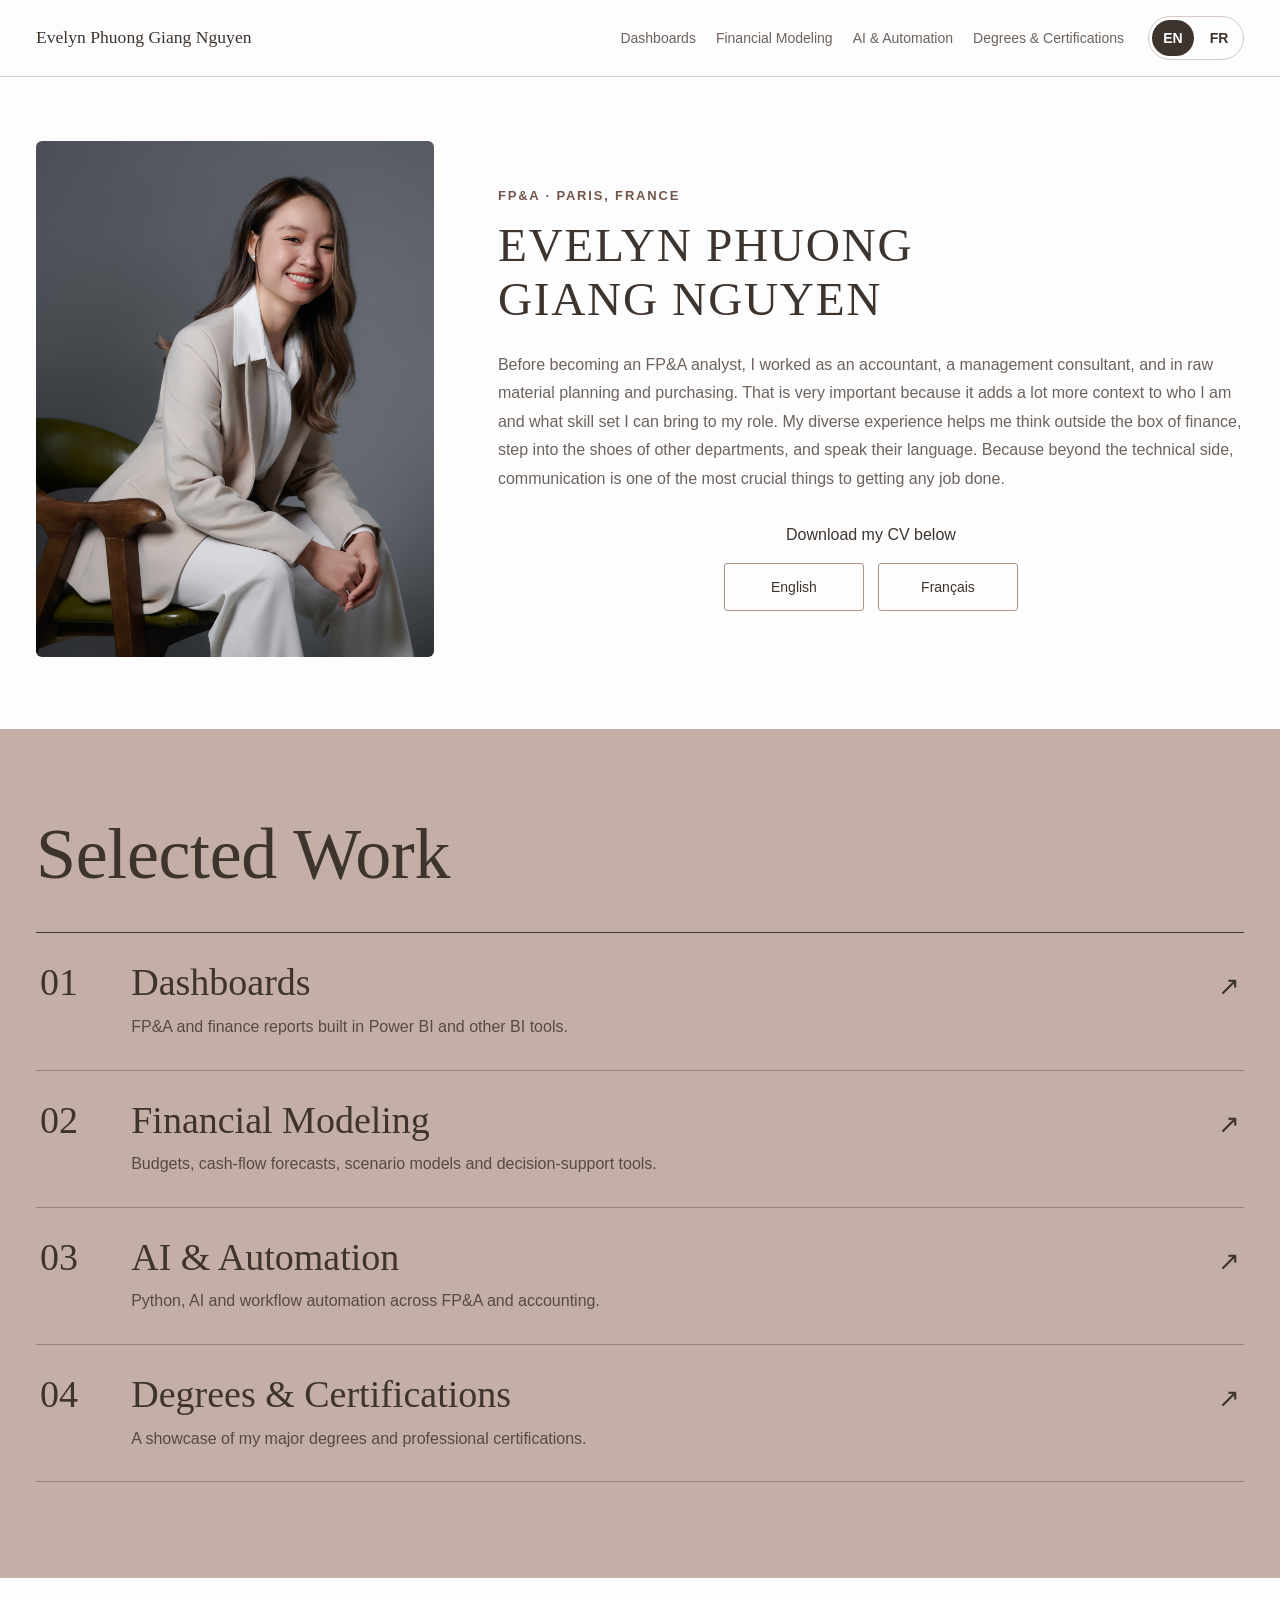
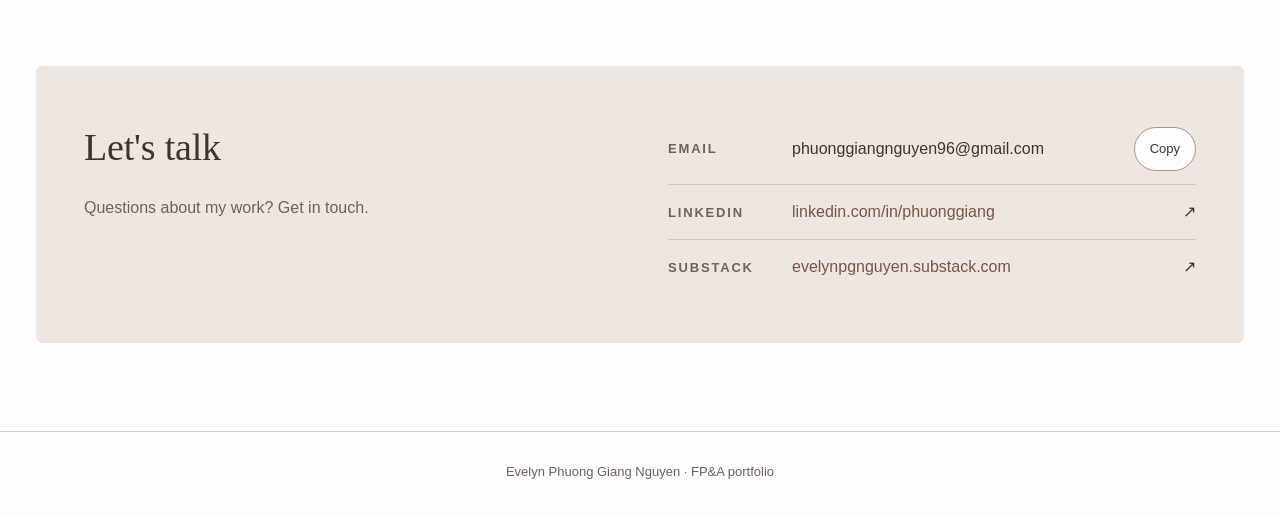
<file: index.html>
<!doctype html><html lang="en"><head><meta charset="utf-8"><meta name="viewport" content="width=device-width, initial-scale=1">
<title>Evelyn Nguyen Portfolio</title>
<link rel="stylesheet" href="assets/style.css?v=80a076e0e6ce">
<link rel="canonical" href="https://evelyn-pg-nguyen.github.io/index.html"><link rel="alternate" hreflang="en" href="https://evelyn-pg-nguyen.github.io/index.html"><link rel="alternate" hreflang="fr" href="https://evelyn-pg-nguyen.github.io/fr/index.html"></head><body><a class="skip" href="#main">Skip to content</a>
<nav class="nav" aria-label="Main"><div class="wrap"><a class="brand" href="index.html">Evelyn Phuong Giang Nguyen</a><ul><li><a href="dashboards.html">Dashboards</a></li><li><a href="modeling.html">Financial Modeling</a></li><li><a href="ai-automation.html">AI &amp; Automation</a></li><li><a href="degrees.html">Degrees &amp; Certifications</a></li></ul><div class="language" aria-label="Language"><a href="index.html" lang="en" hreflang="en" aria-label="English" aria-current="true">EN</a><a href="fr/index.html" lang="fr" hreflang="fr" aria-label="Français">FR</a></div></div></nav>
<main id="main"><header class="hero"><div class="wrap hero-with-portrait"><div class="hero-portrait"><img src="assets/evelyn-portrait.jpg?v=ab5987323be4" alt="Portrait of Evelyn Phuong Giang Nguyen" width="1580" height="2048" fetchpriority="high" decoding="async"></div><div class="hero-content"><p class="label">FP&amp;A · Paris, France</p><h1>Evelyn Phuong Giang Nguyen</h1><p class="intro">Before becoming an FP&amp;A analyst, I worked as an accountant, a management consultant, and in raw material planning and purchasing. That is very important because it adds a lot more context to who I am and what skill set I can bring to my role. My diverse experience helps me think outside the box of finance, step into the shoes of other departments, and speak their language. Because beyond the technical side, communication is one of the most crucial things to getting any job done.</p><div class="cv-download"><p id="cv-label">Download my CV below</p><div class="cv-links" role="group" aria-labelledby="cv-label"><a href="https://drive.google.com/file/d/1SrvkUhVGiy-bDQNGAoevR7K0745fAURc/view?usp=drive_link" target="_blank" rel="noopener" lang="en" aria-label="CV — English">English</a><a href="https://drive.google.com/file/d/1mG97GmZ2SLqsw4wdDGe9sFB83Oc1BUBf/view?usp=drive_link" target="_blank" rel="noopener" lang="fr" aria-label="CV — Français">Français</a></div></div></div></div></header>
<section class="work" aria-labelledby="work-title"><div class="wrap"><h2 id="work-title">Selected Work</h2><ol class="index"><li><a href="dashboards.html"><span class="num">01</span><span><span class="ttl">Dashboards</span><span class="sub">FP&amp;A and finance reports built in Power BI and other BI tools.</span></span><span class="go" aria-hidden="true">↗</span></a></li><li><a href="modeling.html"><span class="num">02</span><span><span class="ttl">Financial Modeling</span><span class="sub">Budgets, cash-flow forecasts, scenario models and decision-support tools.</span></span><span class="go" aria-hidden="true">↗</span></a></li><li><a href="ai-automation.html"><span class="num">03</span><span><span class="ttl">AI &amp; Automation</span><span class="sub">Python, AI and workflow automation across FP&amp;A and accounting.</span></span><span class="go" aria-hidden="true">↗</span></a></li><li><a href="degrees.html"><span class="num">04</span><span><span class="ttl">Degrees &amp; Certifications</span><span class="sub">A showcase of my major degrees and professional certifications.</span></span><span class="go" aria-hidden="true">↗</span></a></li></ol></div></section>
</main><section class="talk" id="contact"><div class="wrap"><div class="contact">
  <div><h2>Let's talk</h2><p>Questions about my work? Get in touch.</p></div>
  <div class="links">
    <div class="link"><span class="lbl">Email</span><span class="val" id="email">phuonggiangnguyen96@gmail.com</span><button class="copy" type="button" id="copy-email">Copy</button></div>
    <div class="link"><span class="lbl">LinkedIn</span><a class="val" href="https://www.linkedin.com/in/phuonggiang/" target="_blank" rel="noopener">linkedin.com/in/phuonggiang</a><span aria-hidden="true">↗</span></div>
    <div class="link"><span class="lbl">Substack</span><a class="val" href="https://evelynpgnguyen.substack.com" target="_blank" rel="noopener">evelynpgnguyen.substack.com</a><span aria-hidden="true">↗</span></div>
  </div></div></div></section>
<footer><div class="wrap">Evelyn Phuong Giang Nguyen · FP&amp;A portfolio</div></footer>
<script>

const cb=document.getElementById("copy-email");
if(cb)cb.addEventListener("click",()=>{const el=document.getElementById("email");
const sel=()=>{const r=document.createRange();r.selectNodeContents(el);const s=getSelection();s.removeAllRanges();s.addRange(r);cb.textContent="Selected";};
try{navigator.clipboard.writeText(el.textContent).then(()=>cb.textContent="Copied",sel);}catch(_){sel();}
setTimeout(()=>cb.textContent="Copy",1600);});
</script>
</body></html>
</file>
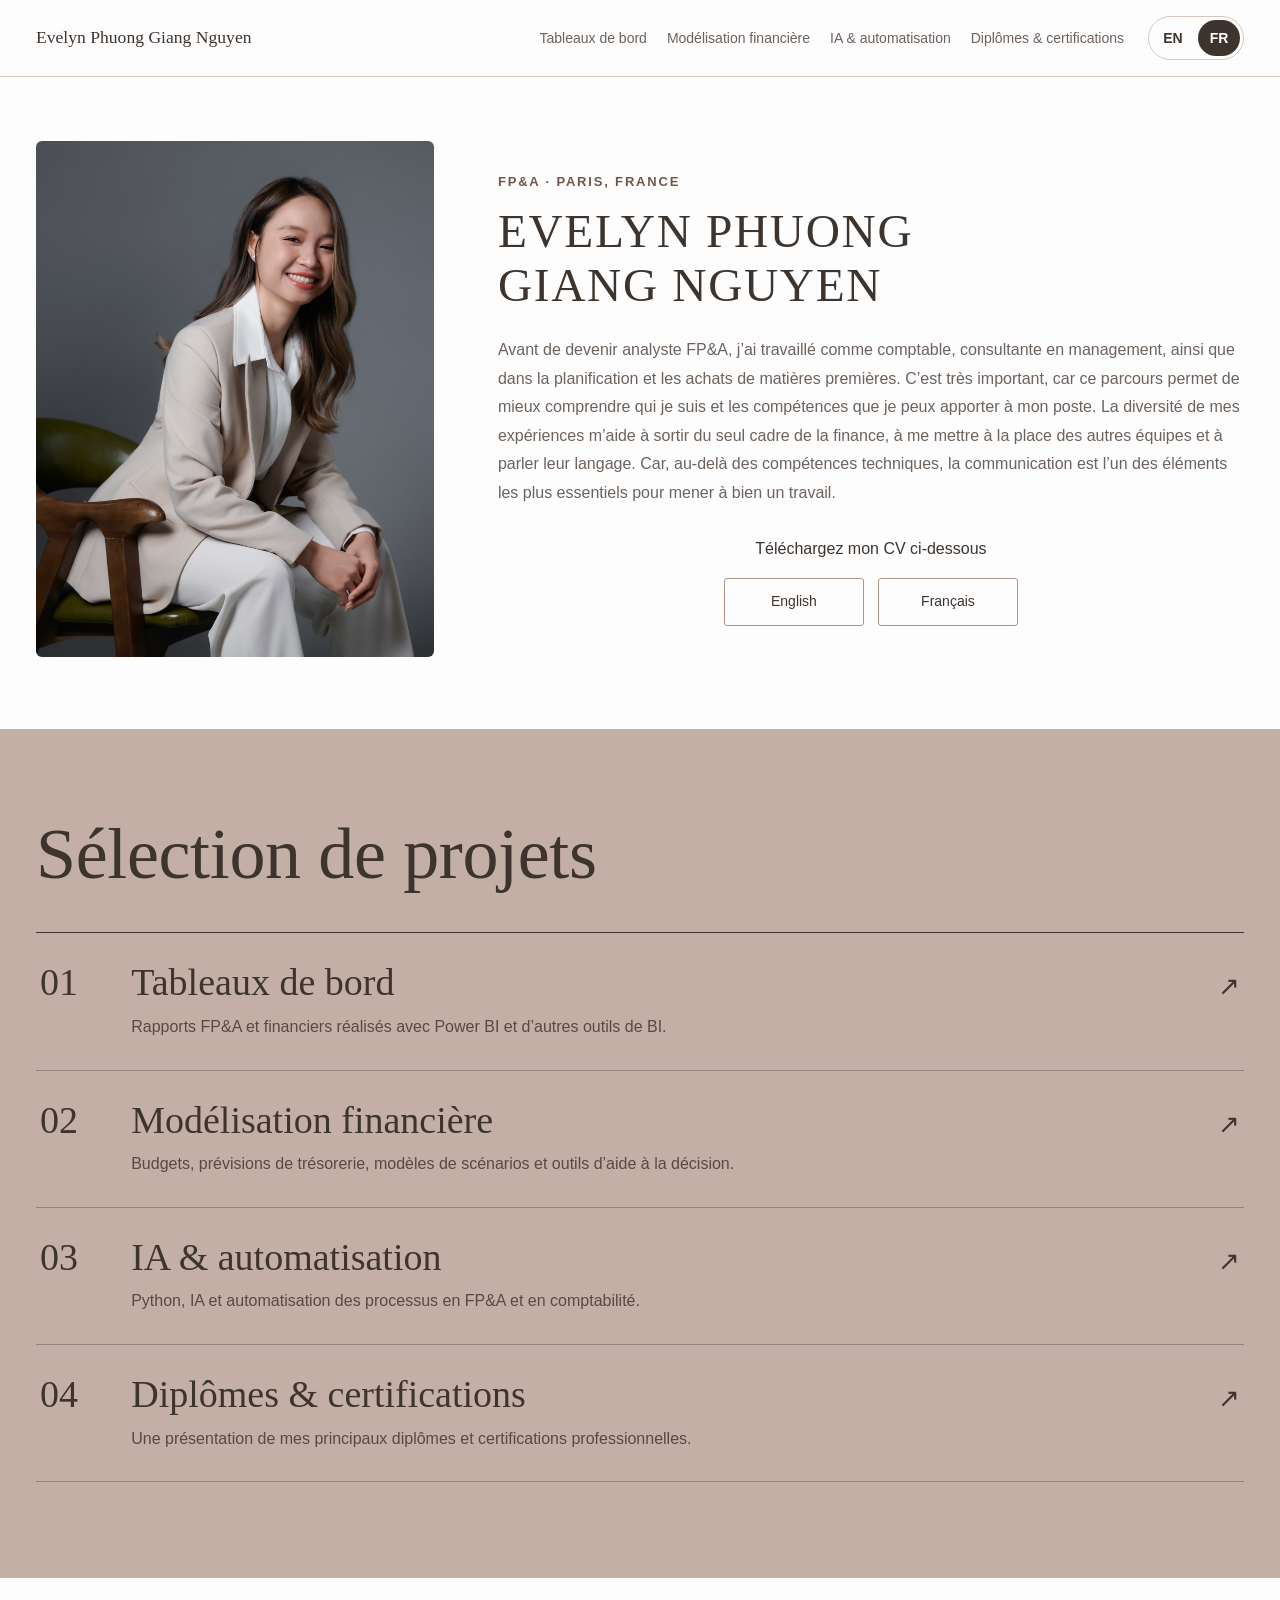
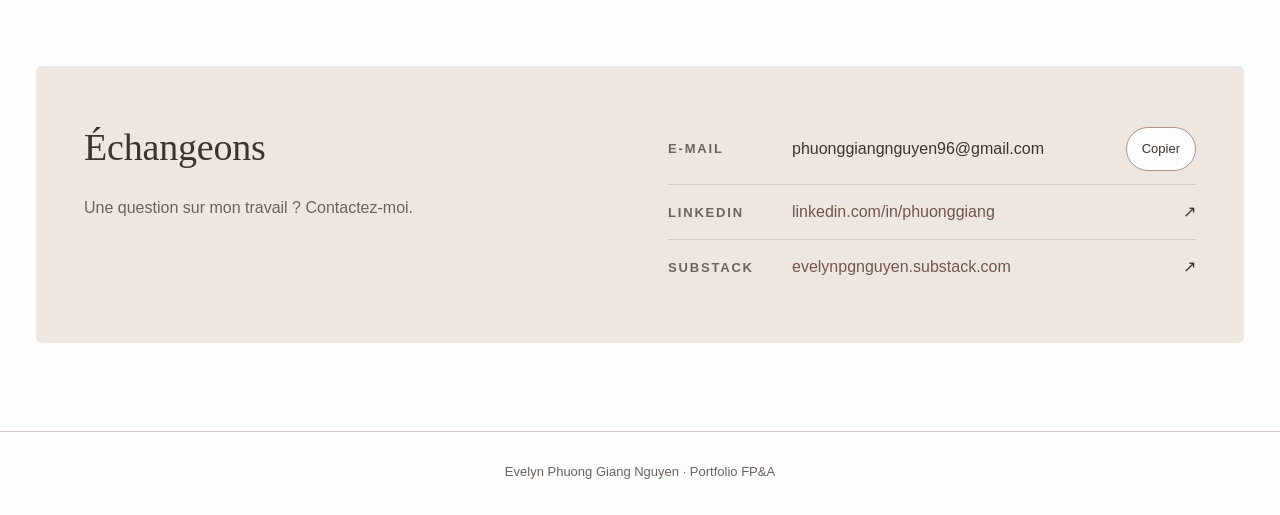
<file: fr/index.html>
<!doctype html><html lang="fr"><head><meta charset="utf-8"><meta name="viewport" content="width=device-width, initial-scale=1">
<title>Portfolio d’Evelyn Nguyen</title>
<link rel="stylesheet" href="../assets/style.css?v=80a076e0e6ce">
<link rel="canonical" href="https://evelyn-pg-nguyen.github.io/fr/index.html"><link rel="alternate" hreflang="en" href="https://evelyn-pg-nguyen.github.io/index.html"><link rel="alternate" hreflang="fr" href="https://evelyn-pg-nguyen.github.io/fr/index.html"></head><body><a class="skip" href="#main">Aller au contenu</a>
<nav class="nav" aria-label="Navigation principale"><div class="wrap"><a class="brand" href="index.html">Evelyn Phuong Giang Nguyen</a><ul><li><a href="dashboards.html">Tableaux de bord</a></li><li><a href="modeling.html">Modélisation financière</a></li><li><a href="ai-automation.html">IA &amp; automatisation</a></li><li><a href="degrees.html">Diplômes &amp; certifications</a></li></ul><div class="language" aria-label="Langue"><a href="../index.html" lang="en" hreflang="en" aria-label="English">EN</a><a href="index.html" lang="fr" hreflang="fr" aria-label="Français" aria-current="true">FR</a></div></div></nav>
<main id="main"><header class="hero"><div class="wrap hero-with-portrait"><div class="hero-portrait"><img src="../assets/evelyn-portrait.jpg?v=ab5987323be4" alt="Portrait d’Evelyn Phuong Giang Nguyen" width="1580" height="2048" fetchpriority="high" decoding="async"></div><div class="hero-content"><p class="label">FP&amp;A · Paris, France</p><h1>Evelyn Phuong Giang Nguyen</h1><p class="intro">Avant de devenir analyste FP&amp;A, j’ai travaillé comme comptable, consultante en management, ainsi que dans la planification et les achats de matières premières. C’est très important, car ce parcours permet de mieux comprendre qui je suis et les compétences que je peux apporter à mon poste. La diversité de mes expériences m’aide à sortir du seul cadre de la finance, à me mettre à la place des autres équipes et à parler leur langage. Car, au-delà des compétences techniques, la communication est l’un des éléments les plus essentiels pour mener à bien un travail.</p><div class="cv-download"><p id="cv-label">Téléchargez mon CV ci-dessous</p><div class="cv-links" role="group" aria-labelledby="cv-label"><a href="https://drive.google.com/file/d/1SrvkUhVGiy-bDQNGAoevR7K0745fAURc/view?usp=drive_link" target="_blank" rel="noopener" lang="en" aria-label="CV — English">English</a><a href="https://drive.google.com/file/d/1mG97GmZ2SLqsw4wdDGe9sFB83Oc1BUBf/view?usp=drive_link" target="_blank" rel="noopener" lang="fr" aria-label="CV — Français">Français</a></div></div></div></div></header>
<section class="work" aria-labelledby="work-title"><div class="wrap"><h2 id="work-title">Sélection de projets</h2><ol class="index"><li><a href="dashboards.html"><span class="num">01</span><span><span class="ttl">Tableaux de bord</span><span class="sub">Rapports FP&amp;A et financiers réalisés avec Power BI et d’autres outils de BI.</span></span><span class="go" aria-hidden="true">↗</span></a></li><li><a href="modeling.html"><span class="num">02</span><span><span class="ttl">Modélisation financière</span><span class="sub">Budgets, prévisions de trésorerie, modèles de scénarios et outils d’aide à la décision.</span></span><span class="go" aria-hidden="true">↗</span></a></li><li><a href="ai-automation.html"><span class="num">03</span><span><span class="ttl">IA &amp; automatisation</span><span class="sub">Python, IA et automatisation des processus en FP&amp;A et en comptabilité.</span></span><span class="go" aria-hidden="true">↗</span></a></li><li><a href="degrees.html"><span class="num">04</span><span><span class="ttl">Diplômes &amp; certifications</span><span class="sub">Une présentation de mes principaux diplômes et certifications professionnelles.</span></span><span class="go" aria-hidden="true">↗</span></a></li></ol></div></section>
</main><section class="talk" id="contact"><div class="wrap"><div class="contact">
  <div><h2>Échangeons</h2><p>Une question sur mon travail ? Contactez-moi.</p></div>
  <div class="links">
    <div class="link"><span class="lbl">E-mail</span><span class="val" id="email">phuonggiangnguyen96@gmail.com</span><button class="copy" type="button" id="copy-email">Copier</button></div>
    <div class="link"><span class="lbl">LinkedIn</span><a class="val" href="https://www.linkedin.com/in/phuonggiang/" target="_blank" rel="noopener">linkedin.com/in/phuonggiang</a><span aria-hidden="true">↗</span></div>
    <div class="link"><span class="lbl">Substack</span><a class="val" href="https://evelynpgnguyen.substack.com" target="_blank" rel="noopener">evelynpgnguyen.substack.com</a><span aria-hidden="true">↗</span></div>
  </div></div></div></section>
<footer><div class="wrap">Evelyn Phuong Giang Nguyen · Portfolio FP&amp;A</div></footer>
<script>

const cb=document.getElementById("copy-email");
if(cb)cb.addEventListener("click",()=>{const el=document.getElementById("email");
const sel=()=>{const r=document.createRange();r.selectNodeContents(el);const s=getSelection();s.removeAllRanges();s.addRange(r);cb.textContent="Sélectionné";};
try{navigator.clipboard.writeText(el.textContent).then(()=>cb.textContent="Copié",sel);}catch(_){sel();}
setTimeout(()=>cb.textContent="Copier",1600);});
</script>
</body></html>
</file>
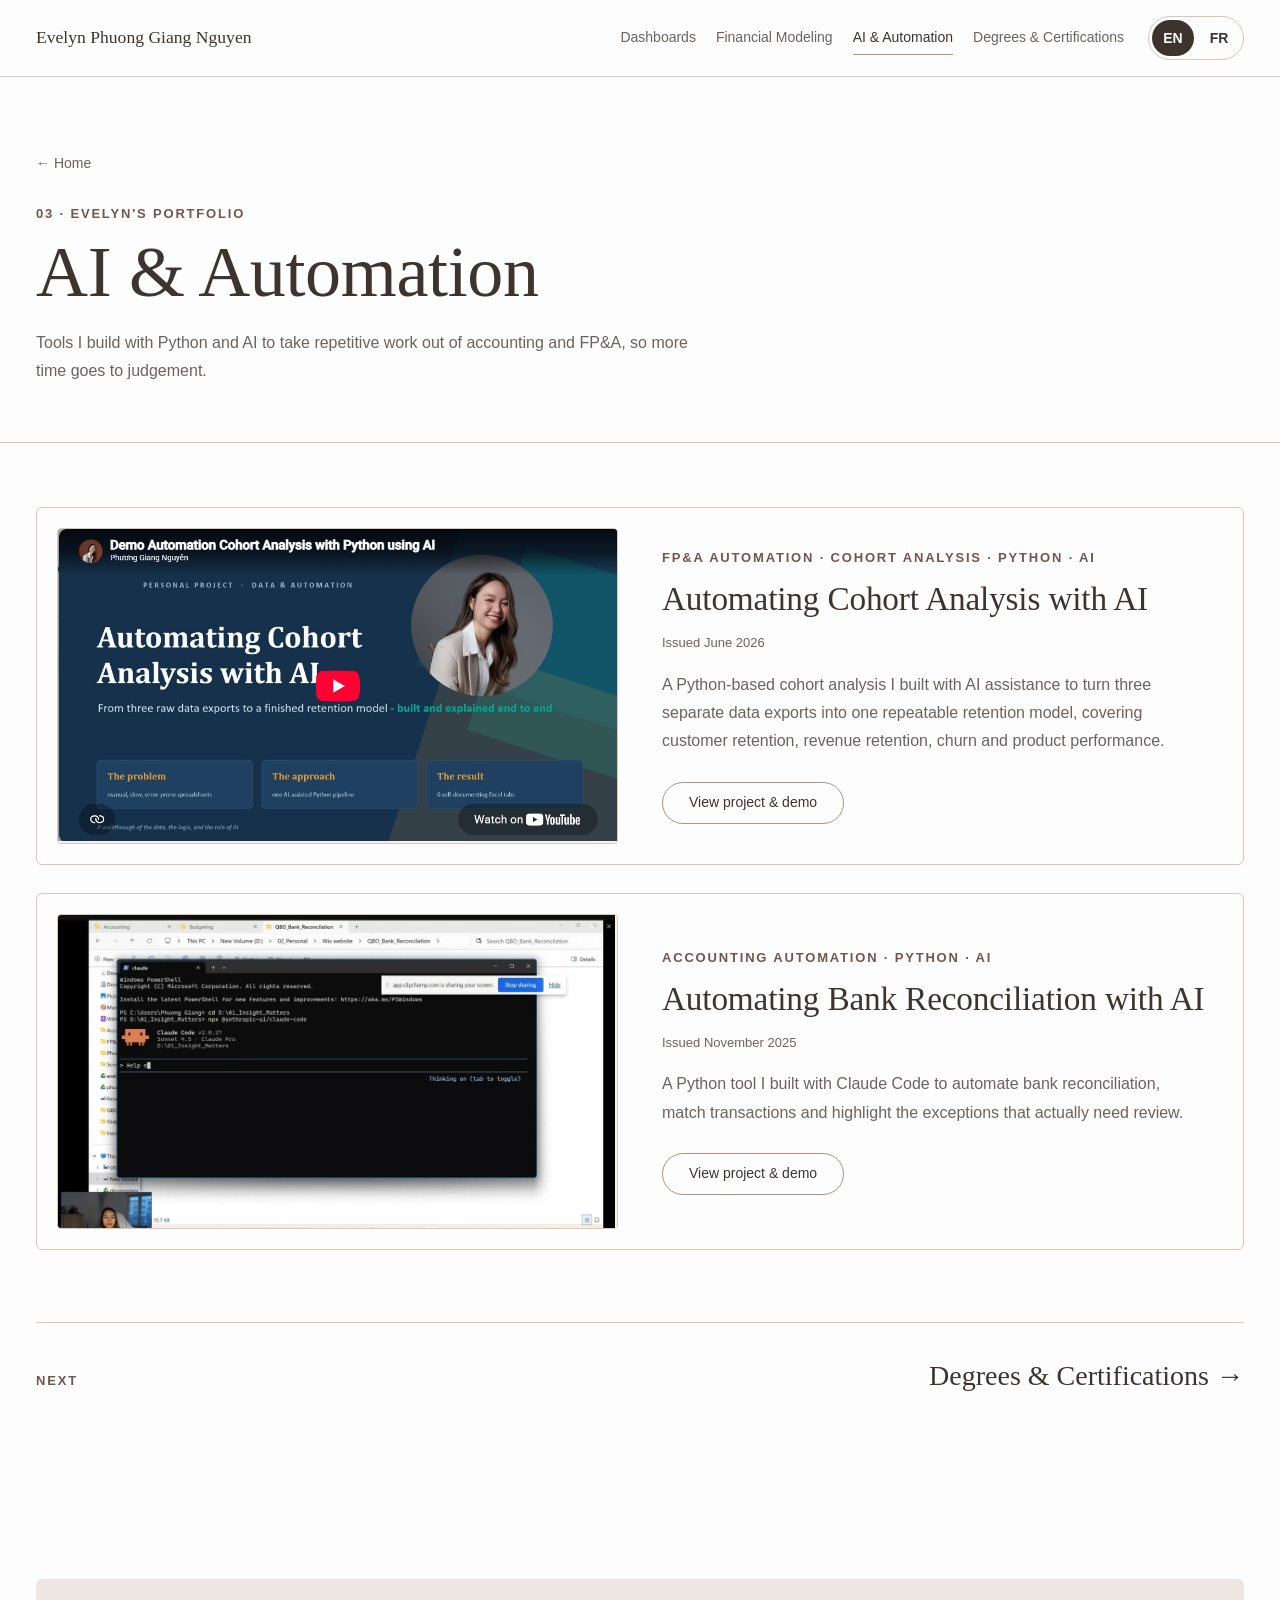
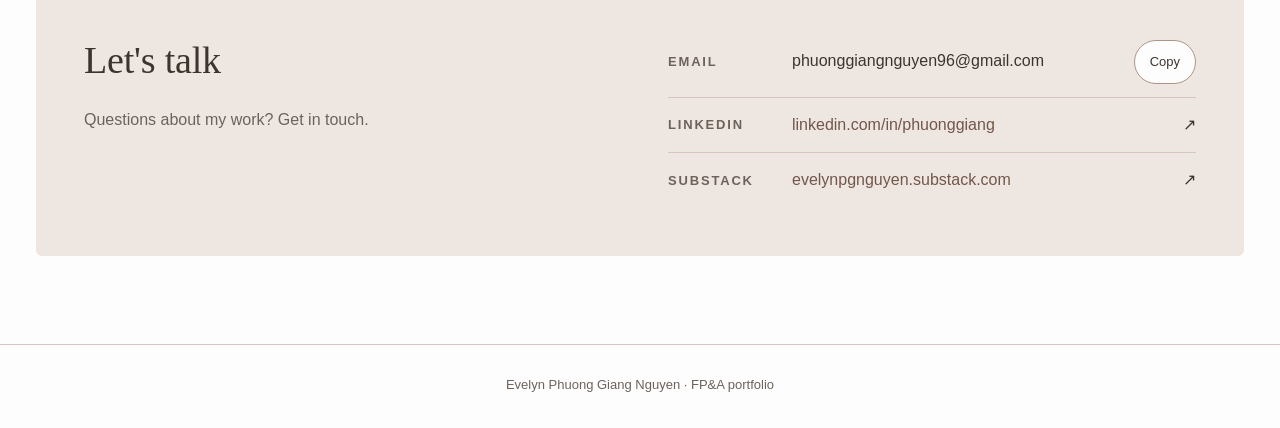
<file: ai-automation.html>
<!DOCTYPE html>
<html lang="en"><head><meta charset="utf-8"><meta name="viewport" content="width=device-width, initial-scale=1">
<title>AI &amp; Automation · Evelyn Nguyen</title>
<link rel="stylesheet" href="assets/style.css?v=80a076e0e6ce">
<link rel="canonical" href="https://evelyn-pg-nguyen.github.io/ai-automation.html"><link rel="alternate" hreflang="en" href="https://evelyn-pg-nguyen.github.io/ai-automation.html"><link rel="alternate" hreflang="fr" href="https://evelyn-pg-nguyen.github.io/fr/ai-automation.html"></head><body><a class="skip" href="#main">Skip to content</a>
<nav class="nav" aria-label="Main"><div class="wrap"><a class="brand" href="index.html">Evelyn Phuong Giang Nguyen</a><ul><li><a href="dashboards.html">Dashboards</a></li><li><a href="modeling.html">Financial Modeling</a></li><li><a href="ai-automation.html" aria-current="page">AI &amp; Automation</a></li><li><a href="degrees.html">Degrees &amp; Certifications</a></li></ul><div class="language" aria-label="Language"><a href="ai-automation.html" lang="en" hreflang="en" aria-label="English" aria-current="true">EN</a><a href="fr/ai-automation.html" lang="fr" hreflang="fr" aria-label="Français">FR</a></div></div></nav><header class="page-head"><div class="wrap"><a class="back" href="index.html">← Home</a>
  <p class="label">03 · Evelyn's portfolio</p><h1>AI &amp; Automation</h1><p class="lead">Tools I build with Python and AI to take repetitive work out of accounting and FP&amp;A, so more time goes to judgement.</p></div></header>
<main class="page" id="main"><div class="wrap"><div class="projects" id="projects"><article class="card case-card"><div class="frame"><img src="assets/cohort-demo.png" alt="Cohort analysis video demonstration" loading="lazy" width="1017" height="569"></div><div class="card-body"><p class="label">FP&amp;A Automation · Cohort Analysis · Python · AI</p><h3>Automating Cohort Analysis with AI</h3><p class="project-date" style="font-size:var(--fs-meta);color:var(--muted);margin:8px 0 16px">Issued <time datetime="2026-06">June 2026</time></p><p class="sum">A Python-based cohort analysis I built with AI assistance to turn three separate data exports into one repeatable retention model, covering customer retention, revenue retention, churn and product performance.</p><div class="card-foot"><button class="btn" type="button" data-case-open="case-cohort" aria-controls="case-cohort" aria-haspopup="dialog">View project &amp; demo</button></div></div></article><article class="card case-card"><div class="frame"><img src="assets/ai-automation-0.jpg" alt="Demo preview: Automating Bank Reconciliation with AI" loading="lazy"></div><div class="card-body"><p class="label">Accounting Automation · Python · AI</p><h3>Automating Bank Reconciliation with AI</h3><p class="project-date" style="font-size:var(--fs-meta);color:var(--muted);margin:8px 0 16px">Issued <time datetime="2025-11">November 2025</time></p><p class="sum">A Python tool I built with Claude Code to automate bank reconciliation, match transactions and highlight the exceptions that actually need review.</p><div class="card-foot"><button class="btn" type="button" data-case-open="case-bank" aria-controls="case-bank" aria-haspopup="dialog">View project &amp; demo</button></div></div></article></div><div class="next"><span class="label">Next</span><a href="degrees.html">Degrees &amp; Certifications →</a></div></div></main>
<dialog class="degree-dialog case-dialog" id="case-bank" aria-labelledby="case-bank-title"><div class="degree-dialog-head case-dialog-head"><div><p class="label">Accounting Automation · Python · AI</p><h2 id="case-bank-title">Automating Bank Reconciliation with AI</h2></div><button class="close" type="button" data-case-close autofocus>Close</button></div><div class="degree-dialog-grid case-layout"><div class="case-information"><section class="case-section"><h3>Overview</h3><p>A Python tool I built with Claude Code to automate bank reconciliation, match transactions and highlight the exceptions that actually need review.</p></section><section class="case-section"><h3>Business Problem</h3><p>Bank reconciliation was repetitive and time-consuming. The process required manually comparing bank transactions with accounting records, checking timing differences and investigating anything that did not match.</p><p>The real question was: how can I reduce the manual work without losing the controls that make a reconciliation reliable?</p></section><section class="case-section"><h3>What I Built</h3><p>I defined the accounting logic and used Claude Code to help build a Python workflow that:</p><ul><li>standardises the input files</li><li>matches transactions based on defined rules</li><li>considers timing differences</li><li>separates matched transactions from exceptions</li><li>produces a review-ready reconciliation file</li></ul></section><section class="case-section"><h3>How It Works</h3><p>The tool takes the bank statement and accounting ledger as inputs, standardises both datasets and applies the matching logic. Transactions that meet the rules are identified automatically, while anything unusual is left for review.</p><p>Instead of manually checking every transaction, I can focus on the exceptions.</p></section><section class="case-section"><h3>Controls &amp; Validation</h3><p>Automation does not mean removing the review.</p><p>The output keeps the original transaction information and shows what was matched, what was not matched and the result of the reconciliation. This makes it possible to trace the output back to the source data and manually spot-check the result.</p></section><section class="case-section"><h3>Impact</h3><p>The original reconciliation could take hours of repetitive checking. The automated process runs in seconds, so most of the time can instead be spent investigating the transactions that actually need judgement.</p></section></div><aside class="case-resources" aria-label="Demo and sample data"><section class="case-section case-demo" id="case-bank-demo"><h3>Demo</h3><div class="frame"><iframe data-video-src="https://www.youtube-nocookie.com/embed/VwzoI2rVdkU" title="Automating Bank Reconciliation with AI" allow="accelerometer; autoplay; clipboard-write; encrypted-media; gyroscope; picture-in-picture; web-share; fullscreen" referrerpolicy="strict-origin-when-cross-origin" allowfullscreen></iframe></div><p><a class="open" href="https://www.youtube.com/watch?v=VwzoI2rVdkU" target="_blank" rel="noopener">Watch Demo ↗</a></p></section><section class="case-section"><h3>Input Files</h3><p>The demo uses sample data created for portfolio purposes.</p><p><a class="btn" href="https://drive.google.com/drive/folders/150N7yiKo6GlKcg2bKl8zOl8820VHau46?usp=drive_link" target="_blank" rel="noopener">View Input Files ↗</a></p></section><section class="case-section"><h3>Output File</h3><p><a class="btn" href="https://drive.google.com/drive/folders/17Dy8PYOWdBW-WKW7pyi9BD4w-1cfM_iR?usp=drive_link" target="_blank" rel="noopener">View Reconciliation Output ↗</a></p><p>The output shows the matched transactions, exceptions and items requiring further review.</p></section></aside></div></dialog>
<dialog class="degree-dialog case-dialog" id="case-cohort" aria-labelledby="case-cohort-title"><div class="degree-dialog-head case-dialog-head"><div><p class="label">FP&amp;A Automation · Cohort Analysis · Python · AI</p><h2 id="case-cohort-title">Automating Cohort Analysis with AI</h2></div><button class="close" type="button" data-case-close autofocus>Close</button></div><div class="degree-dialog-grid case-layout"><div class="case-information"><section class="case-section"><h3>Overview</h3><p>A Python-based cohort analysis I built with AI assistance to turn three separate data exports into one repeatable retention model, covering customer retention, revenue retention, churn and product performance.</p></section><section class="case-section"><h3>Business Problem</h3><p>For a subscription business, looking only at monthly revenue does not tell you whether customers are actually staying.</p><p>The data was also spread across different sources. Payments showed the money, subscriptions showed the product, and accounting data helped fill some of the gaps. Rebuilding the analysis manually every month would take too much time and make the logic difficult to keep consistent.</p><p>The question was: how can I turn several messy data sources into a cohort model that is repeatable, traceable and easy to understand?</p></section><section class="case-section"><h3>What I Built</h3><p>I defined the cohort, retention and churn logic, then used AI to help me build a Python workflow that:</p><ul><li>keeps only actual paid invoices</li><li>combines Stripe payment and subscription data</li><li>uses accounting data as a fallback for missing product information</li><li>groups customers by their first paid month</li><li>identifies active and churned customers</li><li>calculates customer and revenue retention by relative month</li><li>compares retention by product</li><li>produces a formatted Excel workbook automatically</li></ul><p>The script uses paid Stripe invoices as the main revenue source and includes both Stripe-processed and out-of-band payments.</p></section><section class="case-section"><h3>How It Works</h3><p>The workflow first cleans and joins the three datasets.</p><p>Each customer is assigned to a cohort based on the month of their first paid invoice. From there, the model stops looking at customers by calendar month and instead compares them by relative month, such as M0, M1, M2 and M3.</p><p>This allows customers who started at different times to be compared on the same timeline.</p><p>The model then creates both customer-count and revenue-retention matrices. Product-level cohort views are also created so retention can be compared across different services.</p></section><section class="case-section"><h3>Churn Logic</h3><p>One of the most important parts was defining churn clearly instead of leaving it as an assumption.</p><p>The model treats a customer as churned when either:</p><ul><li>their recorded service period has ended and there is no later paid invoice, or</li><li>no service-period information exists and there has been no paid invoice for more than 31 days.</li></ul><p>Otherwise, the customer remains active.</p></section><section class="case-section"><h3>Controls &amp; Validation</h3><p>The automation does not just produce a heatmap.</p><p>The workbook also keeps a customer-level summary and full transaction detail, so I can trace a retention number back to the individual customer and ultimately to the paid invoice behind it.</p><p>I also reconcile the totals back to the source data before relying on the analysis. For me, fast code is not useful if I cannot explain where the number came from.</p></section><section class="case-section"><h3>Impact</h3><p>Instead of rebuilding cohort tables manually each month, the same workflow can be rerun when new data arrives.</p><p>More importantly, it changes the analysis from simply asking “How much revenue did we make this month?” to questions such as:</p><ul><li>Which customer cohorts are retaining better?</li><li>How quickly does retention fall after acquisition?</li><li>Is revenue retention stronger or weaker than customer retention?</li><li>Which products keep customers longer?</li><li>Where are we seeing expansion or upsell?</li></ul><p>The anonymised demo covers roughly three and a half years of monthly data and produces a model where the figures can be traced back to the underlying paid invoices.</p></section></div><aside class="case-resources" aria-label="Demo and sample data"><section class="case-section case-demo" id="case-cohort-demo"><h3>Demo</h3><div class="frame"><iframe data-video-src="https://www.youtube-nocookie.com/embed/hpR8pB8eb6I" title="Automating Cohort Analysis with AI" allow="accelerometer; autoplay; clipboard-write; encrypted-media; gyroscope; picture-in-picture; web-share; fullscreen" referrerpolicy="strict-origin-when-cross-origin" allowfullscreen></iframe></div><p><a class="open" href="https://www.youtube.com/watch?v=hpR8pB8eb6I" target="_blank" rel="noopener">Watch Demo ↗</a></p></section><section class="case-section"><h3>Input Files</h3><p>The demo uses anonymised sample data based on the same structure as the real workflow.</p><ul><li>Payments / Invoices Data</li><li>Subscription Data</li><li>Accounting Sales Data</li></ul><p><a class="btn" href="https://drive.google.com/drive/folders/1NCqiUAyxt6-ow_D-RoQsM8SD32w1Ajam?usp=drive_link" target="_blank" rel="noopener">View Input Files ↗</a></p></section><section class="case-section"><h3>Output File</h3><p><a class="btn" href="https://drive.google.com/drive/folders/1WV-DYTqglHo6eKPrRWuO2A3hH8H3FlqT?usp=drive_link" target="_blank" rel="noopener">View Cohort Analysis Output ↗</a></p><p>The workbook includes:</p><ul><li>Customer Summary</li><li>Cohort Customer Retention</li><li>Cohort Revenue Retention</li><li>Product Customer Retention</li><li>Product Revenue Retention</li><li>Transaction Detail</li></ul><p>The cohort and product tabs include both the absolute values and percentage-retention matrices, with explanatory notes built directly into the workbook.</p></section></aside></div></dialog>
<section class="talk" id="contact"><div class="wrap"><div class="contact">
  <div><h2>Let's talk</h2><p>Questions about my work? Get in touch.</p></div>
  <div class="links">
    <div class="link"><span class="lbl">Email</span><span class="val" id="email">phuonggiangnguyen96@gmail.com</span><button class="copy" type="button" id="copy-email">Copy</button></div>
    <div class="link"><span class="lbl">LinkedIn</span><a class="val" href="https://www.linkedin.com/in/phuonggiang/" target="_blank" rel="noopener">linkedin.com/in/phuonggiang</a><span aria-hidden="true">↗</span></div>
    <div class="link"><span class="lbl">Substack</span><a class="val" href="https://evelynpgnguyen.substack.com" target="_blank" rel="noopener">evelynpgnguyen.substack.com</a><span aria-hidden="true">↗</span></div>
  </div></div></div></section>
<footer><div class="wrap">Evelyn Phuong Giang Nguyen · FP&amp;A portfolio</div></footer>
<script>
const cb=document.getElementById("copy-email");
if(cb)cb.addEventListener("click",()=>{const el=document.getElementById("email");
const sel=()=>{const r=document.createRange();r.selectNodeContents(el);const s=getSelection();s.removeAllRanges();s.addRange(r);cb.textContent="Selected";};
try{navigator.clipboard.writeText(el.textContent).then(()=>cb.textContent="Copied",sel);}catch(_){sel();}
setTimeout(()=>cb.textContent="Copy",1600);});
</script>
<script src="assets/case-studies.js?v=b98e1a24e3d2" defer></script>
</body></html>
</file>
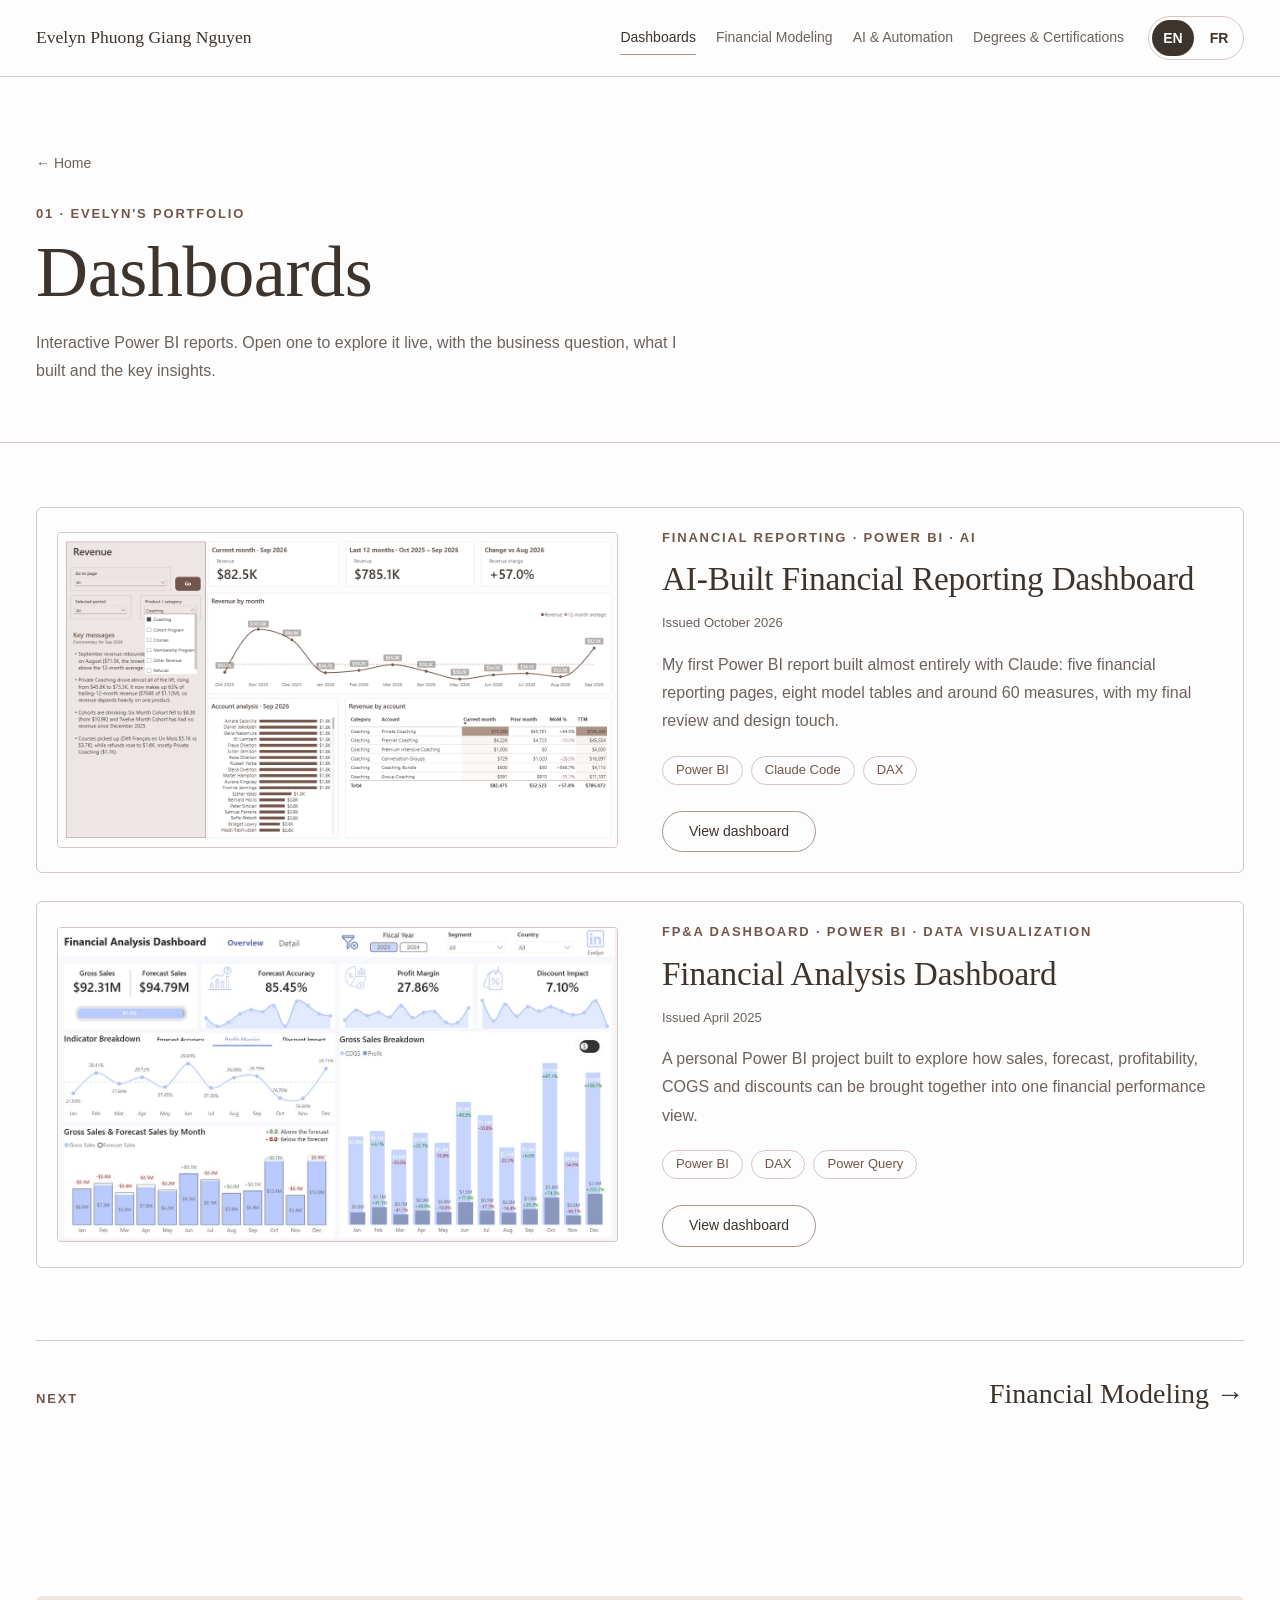
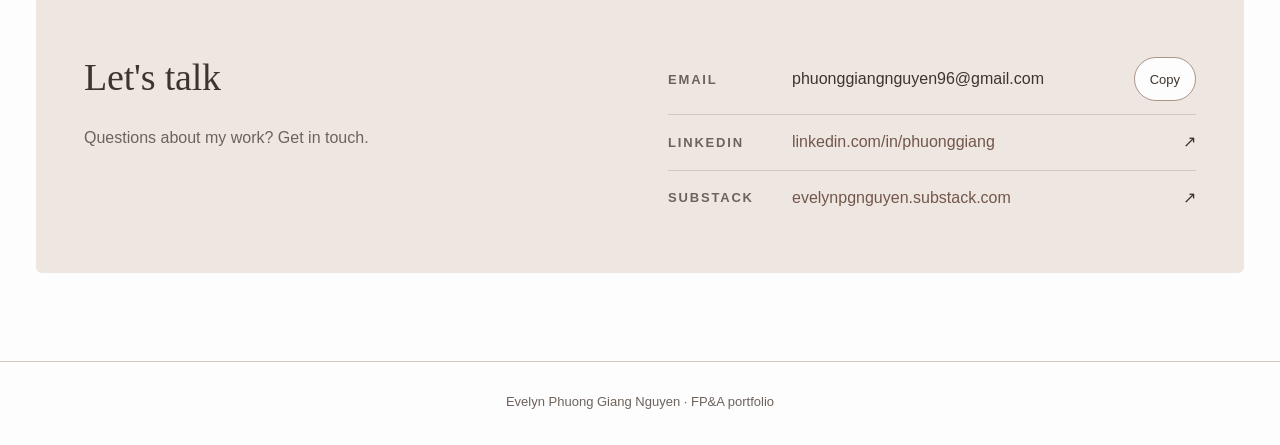
<file: dashboards.html>
<!DOCTYPE html>
<html lang="en"><head><meta charset="utf-8"><meta content="width=device-width, initial-scale=1" name="viewport">
<title>Dashboards · Evelyn Nguyen</title>
<link href="assets/style.css?v=80a076e0e6ce" rel="stylesheet">
<link href="https://evelyn-pg-nguyen.github.io/dashboards.html" rel="canonical"><link href="https://evelyn-pg-nguyen.github.io/dashboards.html" hreflang="en" rel="alternate"><link href="https://evelyn-pg-nguyen.github.io/fr/dashboards.html" hreflang="fr" rel="alternate"></head><body><a class="skip" href="#main">Skip to content</a>
<nav aria-label="Main" class="nav"><div class="wrap"><a class="brand" href="index.html">Evelyn Phuong Giang Nguyen</a><ul><li><a aria-current="page" href="dashboards.html">Dashboards</a></li><li><a href="modeling.html">Financial Modeling</a></li><li><a href="ai-automation.html">AI &amp; Automation</a></li><li><a href="degrees.html">Degrees &amp; Certifications</a></li></ul><div aria-label="Language" class="language"><a aria-current="true" aria-label="English" href="dashboards.html" hreflang="en" lang="en">EN</a><a aria-label="Français" href="fr/dashboards.html" hreflang="fr" lang="fr">FR</a></div></div></nav><header class="page-head"><div class="wrap"><a class="back" href="index.html">← Home</a>
<p class="label">01 · Evelyn's portfolio</p><h1>Dashboards</h1><p class="lead">Interactive Power BI reports. Open one to explore it live, with the business question, what I built and the key insights.</p></div></header>
<main class="page" id="main"><div class="wrap"><div class="projects" id="projects"><article class="card case-card" id="ai-financial-reporting"><div class="frame"><img src="assets/ai-financial-report-preview.png" alt="Revenue dashboard preview" loading="lazy" width="1340" height="750" style="object-fit:cover;object-position:center"></div><div class="card-body"><p class="label">Financial Reporting · Power BI · AI</p><h3>AI-Built Financial Reporting Dashboard</h3><p class="project-date" style="font-size:var(--fs-meta);color:var(--muted);margin:8px 0 16px">Issued <time datetime="2026-10">October 2026</time></p><p class="sum">My first Power BI report built almost entirely with Claude: five financial reporting pages, eight model tables and around 60 measures, with my final review and design touch.</p><div class="chips"><span>Power BI</span><span>Claude Code</span><span>DAX</span></div><div class="card-foot"><button aria-controls="ai-financial-dashboard-dialog" aria-haspopup="dialog" class="btn" data-case-open="ai-financial-dashboard-dialog" type="button">View dashboard</button></div></div></article><article class="card case-card"><div class="frame"><img alt="Financial Analysis Dashboard" loading="lazy" src="assets/dashboards-0.jpg"></div><div class="card-body"><p class="label">FP&amp;A Dashboard · Power BI · Data Visualization</p><h3>Financial Analysis Dashboard</h3><p class="project-date" style="font-size:var(--fs-meta);color:var(--muted);margin:8px 0 16px">Issued <time datetime="2025-04">April 2025</time></p><p class="sum">A personal Power BI project built to explore how sales, forecast, profitability, COGS and discounts can be brought together into one financial performance view.</p><div class="chips"><span>Power BI</span><span>DAX</span><span>Power Query</span></div><div class="card-foot"><button aria-controls="financial-dashboard-dialog" aria-haspopup="dialog" class="btn" data-case-open="financial-dashboard-dialog" type="button">View dashboard</button></div></div></article></div><div class="next"><span class="label">Next</span><a href="modeling.html">Financial Modeling →</a></div></div></main>

<section class="talk" id="contact"><div class="wrap"><div class="contact">
<div><h2>Let's talk</h2><p>Questions about my work? Get in touch.</p></div>
<div class="links">
<div class="link"><span class="lbl">Email</span><span class="val" id="email">phuonggiangnguyen96@gmail.com</span><button class="copy" id="copy-email" type="button">Copy</button></div>
<div class="link"><span class="lbl">LinkedIn</span><a class="val" href="https://www.linkedin.com/in/phuonggiang/" rel="noopener" target="_blank">linkedin.com/in/phuonggiang</a><span aria-hidden="true">↗</span></div>
<div class="link"><span class="lbl">Substack</span><a class="val" href="https://evelynpgnguyen.substack.com" rel="noopener" target="_blank">evelynpgnguyen.substack.com</a><span aria-hidden="true">↗</span></div>
</div></div></div></section>
<footer><div class="wrap">Evelyn Phuong Giang Nguyen · FP&amp;A portfolio</div></footer>
<script>
const cb=document.getElementById("copy-email");
if(cb)cb.addEventListener("click",()=>{const el=document.getElementById("email");
const sel=()=>{const r=document.createRange();r.selectNodeContents(el);const s=getSelection();s.removeAllRanges();s.addRange(r);cb.textContent="Selected";};
try{navigator.clipboard.writeText(el.textContent).then(()=>cb.textContent="Copied",sel);}catch(_){sel();}
setTimeout(()=>cb.textContent="Copy",1600);});
</script>
<dialog aria-labelledby="financial-dashboard-title" class="degree-dialog case-dialog dashboard-dialog" id="financial-dashboard-dialog"><div class="degree-dialog-head case-dialog-head"><div><p class="label">FP&amp;A Dashboard · Power BI · Data Visualization</p><h2 id="financial-dashboard-title">Financial Analysis Dashboard</h2></div><button autofocus="" class="close" data-case-close="" type="button">Close</button></div><div class="degree-dialog-grid case-layout"><div class="case-information"><section class="case-section"><h3>Overview</h3><p>A personal Power BI project built to explore how sales, forecast, profitability, COGS and discounts can be brought together into one financial performance view.</p></section><section class="case-section"><h3>Why I Built It</h3><p>This was one of my first Power BI projects. I built it while learning how data visualization could support the kind of budgeting, forecasting and financial analysis work I was becoming more interested in.</p><p>The goal was not to make the dashboard as complicated as possible. I wanted to see whether I could take a simple dataset and make the main business questions easy to answer.</p></section><section class="case-section"><h3>Business Questions</h3><p>The dashboard was designed around a few questions:</p><ul><li>Are sales on track against forecast?</li><li>Which products drive the most revenue, and which actually generate the best margin?</li><li>Where are discounts and COGS putting pressure on profitability?</li><li>Which months or products need a closer look?</li></ul></section><section class="case-section"><h3>What I Built</h3><p>I created a two-page Power BI report with an Overview page for high-level performance and a Detail page for deeper product analysis.</p><p>The Overview includes KPI cards for gross sales, forecast sales, forecast accuracy, profit margin and discount impact, together with monthly actual vs forecast performance.</p><p>The Detail page goes further into product performance, including sales by month, forecast gaps, COGS, discount impact and profitability.</p><p>Users can also filter the report by fiscal year, segment and country.</p></section><section class="case-section"><h3>Key Insights</h3><ul><li>Sales finished at $92.31M against a $94.79M forecast, reaching 97.4% of plan. Performance was below forecast in 8 of 12 months, with the largest miss in December.</li><li>Paseo generated the most sales, but its margin was weaker than several smaller products, showing why revenue alone does not tell the full story.</li><li>Montana delivered the strongest profit margin, while VTT had the lowest discount impact.</li><li>The product view makes it easier to separate high-volume products from products that are actually more efficient at converting sales into profit.</li></ul></section><section class="case-section"><h3>What I Learned</h3><p>This project changed how I think about dashboards. I originally thought a good dashboard needed more visuals and more complexity. Instead, I learned that simple is often better.</p><p>A dashboard is useful when someone can look at it, ask “So what?”, and find the answer without needing me to explain every chart.</p></section><section class="case-section"><h3>Tools</h3><p>Power BI · DAX · Power Query</p></section></div><aside aria-label="Dashboard and dataset" class="case-resources"><section class="case-section case-demo"><h3>Interactive dashboard</h3><div class="frame dashboard-frame"><iframe allow="fullscreen" allowfullscreen="" data-embed-src="https://app.powerbi.com/view?r=eyJrIjoiOTBkMmEyMWEtODEwNS00ZGU2LWE1NDMtNTZhNjhhYTUyOWQ5IiwidCI6ImNiNDg0NDZlLTkwZTYtNGJmMS04MjViLTQwZTQ4ZmNjOWZmNiJ9&amp;pageName=0060476b8429b5a284e0" title="Financial Analysis Dashboard"></iframe></div><a class="open" href="https://app.powerbi.com/view?r=eyJrIjoiOTBkMmEyMWEtODEwNS00ZGU2LWE1NDMtNTZhNjhhYTUyOWQ5IiwidCI6ImNiNDg0NDZlLTkwZTYtNGJmMS04MjViLTQwZTQ4ZmNjOWZmNiJ9&amp;pageName=0060476b8429b5a284e0" rel="noopener" target="_blank">Open full screen ↗</a><p class="preview-help">Use the report filters to explore the data, or open it full screen for a larger view.</p></section><section class="case-section"><h3>Data</h3><p>Sample dataset used for demonstration purposes.</p><p class="data-note">No confidential client data is included.</p><a class="btn" href="https://docs.google.com/spreadsheets/d/1ICKNVgKEbnzxTTxSkU53WE9DvyM8l0JDd1lA7zn1yYQ/edit?usp=drive_link" rel="noopener" target="_blank">View Dataset ↗</a></section></aside></div></dialog><dialog aria-labelledby="ai-financial-dashboard-title" class="degree-dialog case-dialog dashboard-dialog" id="ai-financial-dashboard-dialog"><div class="degree-dialog-head case-dialog-head"><div><p class="label">Financial Reporting · Power BI · AI</p><h2 id="ai-financial-dashboard-title">AI-Built Financial Reporting Dashboard</h2></div><button autofocus="" class="close" data-case-close="" type="button">Close</button></div><div class="degree-dialog-grid case-layout"><div class="case-information"><section class="case-section"><h3>Overview</h3><p>This is my first Power BI project built almost entirely with AI.</p><p>Using four CSV exports, I worked with Claude to build a five-page financial report covering Revenue, Cost of Sales, Gross Margin, Operating Expenses and Operating Margin. Claude handled the data structure, model, measures, visuals and financial insights. I mainly stepped in to review the logic and give the final design touch.</p><p>The goal of this project was not to build the perfect dashboard. I wanted to see what an LLM is already capable of doing inside Power BI today.</p></section><section class="case-section"><h3>Why I Built It</h3><p>I already knew AI could help with DAX, Power Query and data transformation. What I was not sure about was whether it could go further and actually build the report itself.</p><p>So I tested it as part of Anh Leimer's Power BI training.</p><p>What surprised me most was how well Claude could understand messy finance data and structure it into something usable. It created the model, relationships and measures, then moved on to building the report pages and explaining what the numbers were saying.</p><p>That was much further than I expected.</p></section><section class="case-section"><h3>Business Questions</h3><p>I wanted the report to answer the type of questions I would normally ask during a monthly FP&amp;A review:</p><ul><li>What changed this month and why?</li><li>Which revenue streams are growing or declining?</li><li>Are changes in Cost of Sales driven by revenue or something unusual?</li><li>How are Gross Margin and Operating Margin developing?</li><li>Which accounts, vendors or contractors need attention?</li><li>Is the current cost base sustainable at the current revenue level?</li></ul></section><section class="case-section"><h3>What I Built</h3><p>The final report contains five pages:</p><p><strong>Revenue</strong><br>Monthly revenue, 12-month average, revenue by account and contact, and current month versus prior month performance.</p><p><strong>Cost of Sales</strong><br>Monthly Cost of Sales trends, merchant fees and software costs with account-level analysis.</p><p><strong>Gross Margin</strong><br>Gross Profit and Gross Margin trends across the last 12 months.</p><p><strong>Operating Expenses</strong><br>Monthly OPEX with account, contractor and vendor analysis.</p><p><strong>Operating Margin</strong><br>Operating Profit and Operating Margin trends, including monthly profitability and break-even context.</p><p>Behind the report is an eight-table data model with around 60 measures.</p><p>Claude did most of the heavy lifting here. It was particularly strong at structuring the data and turning the financial logic into a working model.</p><p>Design was a different story.</p><p>Claude can build a functional dashboard, but I would not say it has much taste yet. I still adjusted the spacing, colours, layout and some visual choices at the end. But considering that most of the report was created from plain-English prompts, I think the starting point was already very good.</p></section><section class="case-section"><h3>Key Insights</h3><p>The financial insights shown in the dashboard were also generated by Claude from the underlying data.</p><ul><li>September revenue recovered to $99.8K, up 39.6% from August and above the 12-month average. Private Coaching drove most of the increase and represents a large share of trailing revenue.</li><li>Cost of Sales increased with the higher revenue, but the main driver was Stripe fees rather than a deterioration in the underlying cost structure. Gross Margin remained strong at 96.2%.</li><li>Operating Expenses increased only 4.7% to $77.9K, with people-related costs remaining the largest part of the cost base.</li><li>The combination of stronger revenue and relatively controlled costs moved the business from a $5.8K Operating Loss in August to an $18.1K Operating Profit in September.</li></ul><p>What I find interesting is that I did not write these conclusions first and ask AI to display them. Claude worked through the data and produced the analysis itself.</p></section><section class="case-section"><h3>What I Learned</h3><p>The biggest surprise was not the speed. It was how much of the process AI could already carry.</p><p>Claude was very good at structuring the data, creating the financial model and finding patterns in the numbers. It could move from raw exports to a working report and then explain what changed.</p><p>Where it was weaker was design judgement. The first version was functional, but not something I would publish without a final human touch.</p><p>There were also things I still had to challenge. Some account tables initially showed irrelevant rows, the key messages are currently static rather than dynamically generated, and some data loaded into the model is not yet used in the report.</p><p>So I don't see this project as proof that AI can replace a Power BI developer or FP&amp;A analyst.</p><p>For me, it shows how much the role is changing.</p><p>AI can already do a large part of the building. What still matters is knowing what question to ask, whether the logic makes sense, whether the insight is useful and whether the final report is something another person can actually understand.</p><p>This was my first AI-built Power BI project, and more than anything, I wanted it to show what is already possible with LLMs today.</p></section><section class="case-section"><h3>Tools</h3><p>Power BI · Claude Code · DAX · Power Query · AI-assisted report authoring</p></section><div class="chips"><span>Financial Reporting</span><span>P&amp;L Analysis</span><span>AI + Power BI</span><span>DAX Measures</span><span>Variance Analysis</span><span>12-Month Trends</span></div></div><aside aria-label="Dashboard and dataset" class="case-resources"><section class="case-section case-demo"><h3>Interactive dashboard</h3><div class="frame dashboard-frame"><iframe allow="fullscreen" allowfullscreen="" data-embed-src="https://app.powerbi.com/view?r=eyJrIjoiY2U5NTA4MTUtNjNjNC00NDk5LTkzYjEtNjY2Y2I4ZGIxZGM0IiwidCI6ImNiNDg0NDZlLTkwZTYtNGJmMS04MjViLTQwZTQ4ZmNjOWZmNiJ9" title="AI-Built Financial Reporting Dashboard"></iframe></div><a class="open" href="https://app.powerbi.com/view?r=eyJrIjoiY2U5NTA4MTUtNjNjNC00NDk5LTkzYjEtNjY2Y2I4ZGIxZGM0IiwidCI6ImNiNDg0NDZlLTkwZTYtNGJmMS04MjViLTQwZTQ4ZmNjOWZmNiJ9" rel="noopener" target="_blank">Open full screen ↗</a><p class="preview-help">Use the report filters to explore the data, or open it full screen for a larger view.</p></section><section class="case-section"><h3>Raw data</h3><p>The four CSV exports used to build this report.</p><a class="btn" href="https://drive.google.com/drive/folders/1s3tBA4EW7qdQKYgIHgjVhtg4Uqo9Pd25?usp=drive_link" target="_blank" rel="noopener">View Raw Data ↗</a></section></aside></div></dialog><script defer src="assets/case-studies.js?v=b98e1a24e3d2"></script></body></html>
</file>
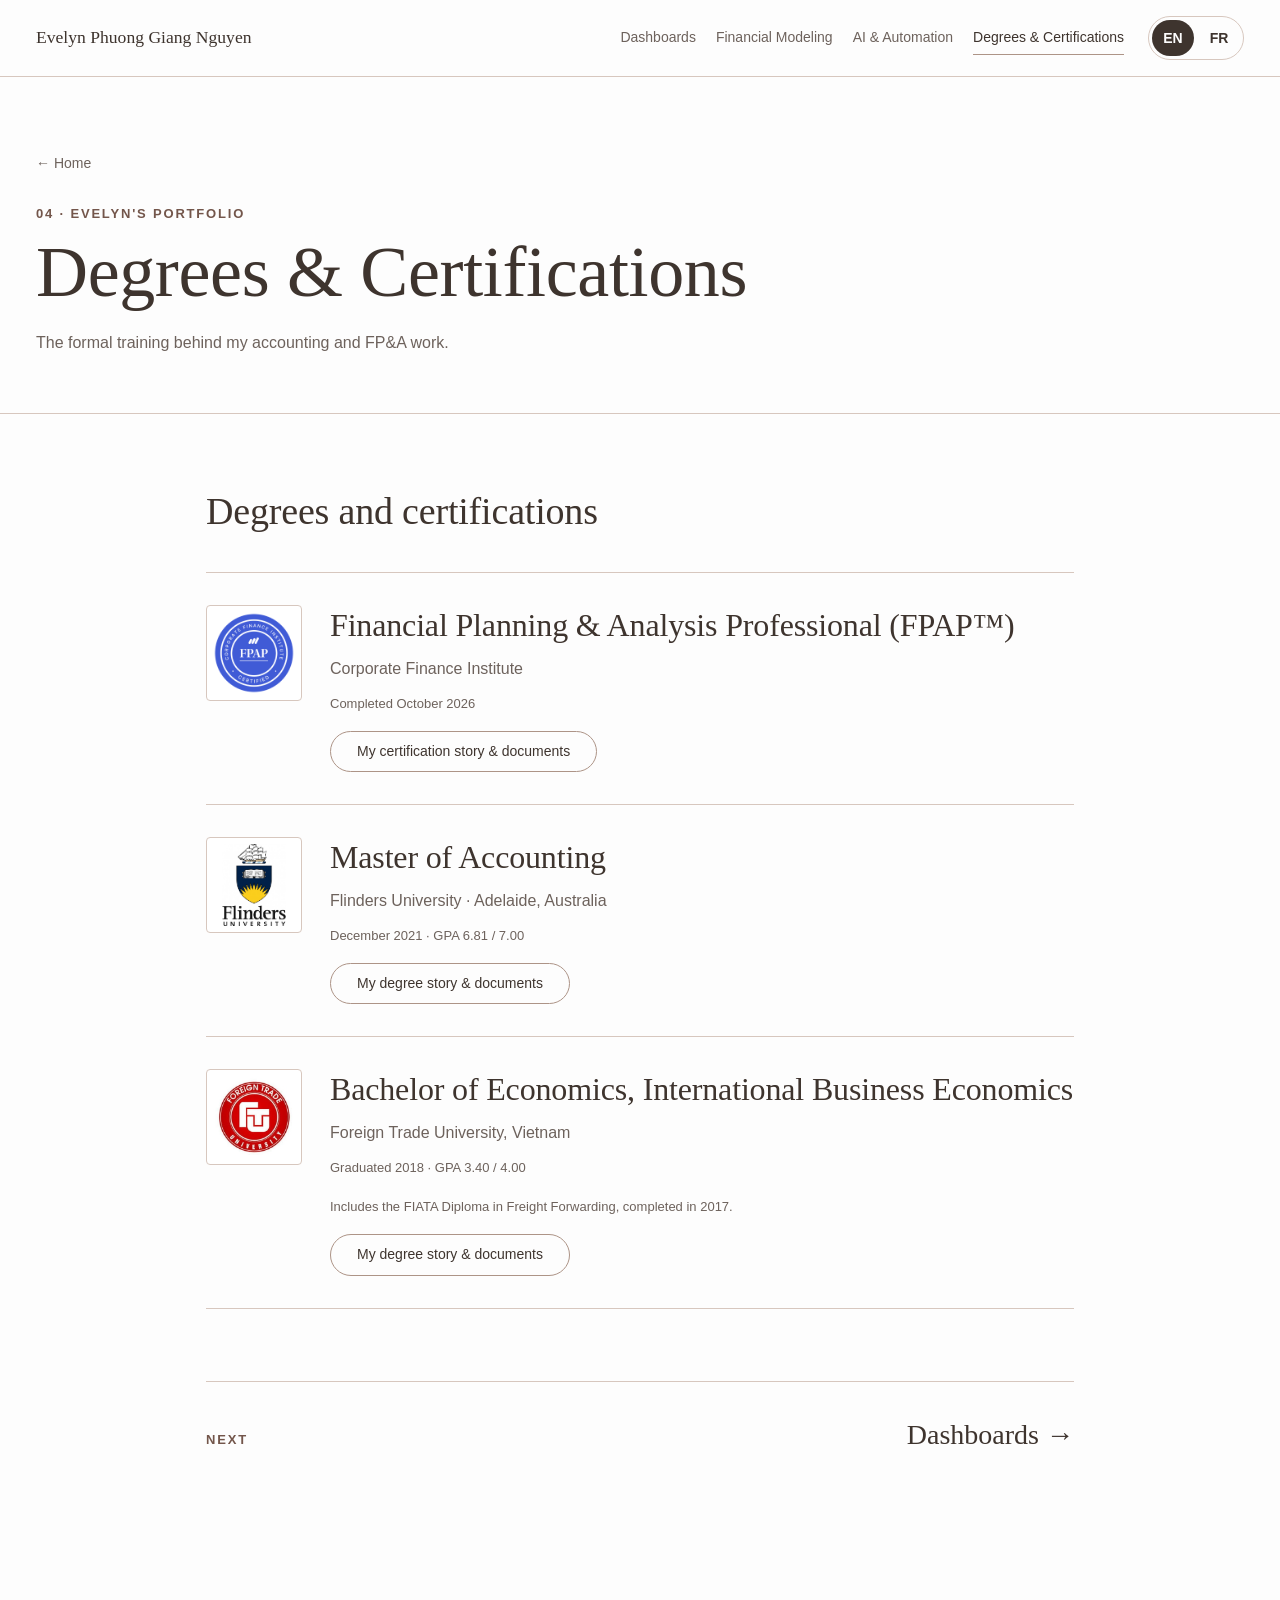
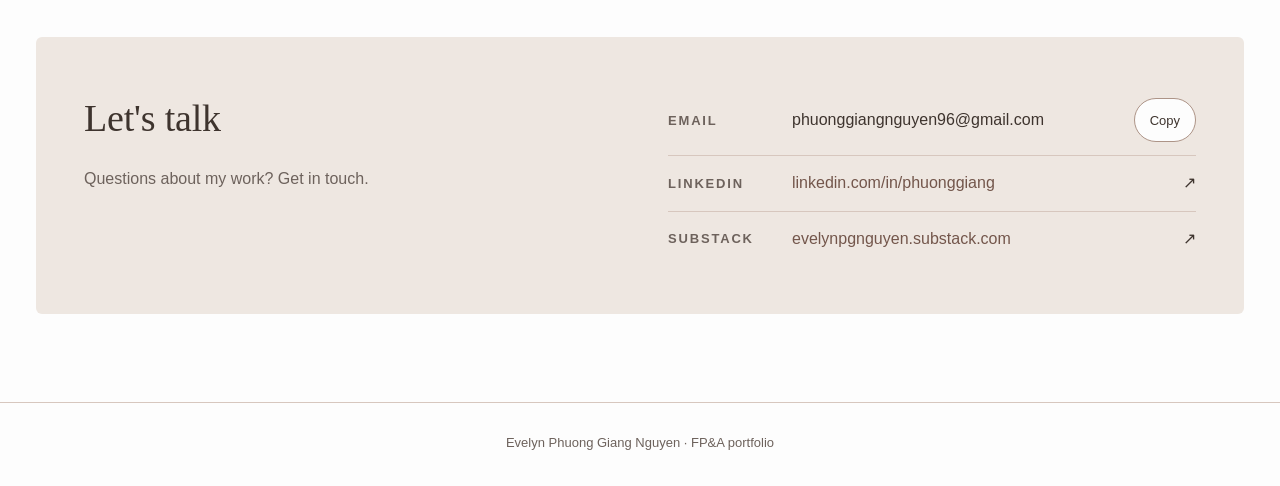
<file: degrees.html>
<!DOCTYPE html>
<html lang="en"><head><meta charset="utf-8"><meta content="width=device-width, initial-scale=1" name="viewport">
<title>Degrees &amp; Certifications · Evelyn Nguyen</title>
<link href="assets/style.css?v=80a076e0e6ce" rel="stylesheet">
<link href="https://evelyn-pg-nguyen.github.io/degrees.html" rel="canonical"><link href="https://evelyn-pg-nguyen.github.io/degrees.html" hreflang="en" rel="alternate"><link href="https://evelyn-pg-nguyen.github.io/fr/degrees.html" hreflang="fr" rel="alternate"></head><body><a class="skip" href="#main">Skip to content</a>
<nav aria-label="Main" class="nav"><div class="wrap"><a class="brand" href="index.html">Evelyn Phuong Giang Nguyen</a><ul><li><a href="dashboards.html">Dashboards</a></li><li><a href="modeling.html">Financial Modeling</a></li><li><a href="ai-automation.html">AI &amp; Automation</a></li><li><a aria-current="page" href="degrees.html">Degrees &amp; Certifications</a></li></ul><div aria-label="Language" class="language"><a aria-current="true" aria-label="English" href="degrees.html" hreflang="en" lang="en">EN</a><a aria-label="Français" href="fr/degrees.html" hreflang="fr" lang="fr">FR</a></div></div></nav><header class="page-head"><div class="wrap"><a class="back" href="index.html">← Home</a>
<p class="label">04 · Evelyn's portfolio</p><h1>Degrees &amp; Certifications</h1><p class="lead">The formal training behind my accounting and FP&amp;A work.</p></div></header>
<main class="page" id="main"><div class="wrap narrow">
<section class="edu"><h2 class="credential-list-title">Degrees and certifications</h2><ul class="credential-list"><li class="credential-card"><img alt="CFI FPAP Certified badge" class="credential-logo" height="96" src="assets/fpap-badge.png" width="96"><div class="credential-summary"><h3>Financial Planning &amp; Analysis Professional (FPAP™)</h3><p class="school">Corporate Finance Institute</p><p class="credential-meta">Completed October 2026</p><button aria-controls="fpap-dialog" aria-haspopup="dialog" class="btn" data-degree-open="fpap-dialog" type="button">My certification story &amp; documents</button></div></li><li class="credential-card"><img alt="Flinders University logo" class="credential-logo" height="96" src="assets/flinders-logo.png" width="96"><div class="credential-summary"><h3>Master of Accounting</h3><p class="school">Flinders University · Adelaide, Australia</p><p class="credential-meta">December 2021 · GPA 6.81 / 7.00</p><button aria-controls="master-dialog" aria-haspopup="dialog" class="btn" data-degree-open="master-dialog" type="button">My degree story &amp; documents</button></div></li><li class="credential-card"><img alt="Foreign Trade University logo" class="credential-logo" height="96" src="assets/ftu-logo.png" width="96"><div class="credential-summary"><h3>Bachelor of Economics, International Business Economics</h3><p class="school">Foreign Trade University, Vietnam</p><p class="credential-meta">Graduated 2018 · GPA 3.40 / 4.00</p><p class="credential-related">Includes the FIATA Diploma in Freight Forwarding, completed in 2017.</p><button aria-controls="bachelor-dialog" aria-haspopup="dialog" class="btn" data-degree-open="bachelor-dialog" type="button">My degree story &amp; documents</button></div></li></ul></section>
<div class="next"><span class="label">Next</span><a href="dashboards.html">Dashboards →</a></div></div></main>
<section class="talk" id="contact"><div class="wrap"><div class="contact">
<div><h2>Let's talk</h2><p>Questions about my work? Get in touch.</p></div>
<div class="links">
<div class="link"><span class="lbl">Email</span><span class="val" id="email">phuonggiangnguyen96@gmail.com</span><button class="copy" id="copy-email" type="button">Copy</button></div>
<div class="link"><span class="lbl">LinkedIn</span><a class="val" href="https://www.linkedin.com/in/phuonggiang/" rel="noopener" target="_blank">linkedin.com/in/phuonggiang</a><span aria-hidden="true">↗</span></div>
<div class="link"><span class="lbl">Substack</span><a class="val" href="https://evelynpgnguyen.substack.com" rel="noopener" target="_blank">evelynpgnguyen.substack.com</a><span aria-hidden="true">↗</span></div>
</div></div></div></section>
<footer><div class="wrap">Evelyn Phuong Giang Nguyen · FP&amp;A portfolio</div></footer>
<script>

const cb=document.getElementById("copy-email");
if(cb)cb.addEventListener("click",()=>{const el=document.getElementById("email");
const sel=()=>{const r=document.createRange();r.selectNodeContents(el);const s=getSelection();s.removeAllRanges();s.addRange(r);cb.textContent="Selected";};
try{navigator.clipboard.writeText(el.textContent).then(()=>cb.textContent="Copied",sel);}catch(_){sel();}
setTimeout(()=>cb.textContent="Copy",1600);});
</script>
<dialog aria-labelledby="fpap-title" class="degree-dialog" id="fpap-dialog">
<div class="degree-dialog-head"><div class="credential-heading"><img alt="CFI FPAP Certified badge" class="credential-logo" height="96" src="assets/fpap-badge.png" width="96"><div><p class="label">Corporate Finance Institute</p><h2 id="fpap-title">Financial Planning &amp; Analysis Professional (FPAP™)</h2><p class="credential-meta">Completed October 2026</p></div></div><button autofocus="" class="close" data-degree-close="" type="button">Close</button></div>
<div class="degree-dialog-grid"><div class="degree-story"><section><h3>Background</h3><p>I started the FPAP certification after moving from accounting into FP&amp;A. It took me nearly eight months to complete, but I was never really in a rush. My goal was not just another certificate. I wanted something structured to compare with my day-to-day work and help me see where my gaps were.</p></section><section><h3>What I learned</h3><p>The program covered budgeting, forecasting, variance analysis, financial modeling, data storytelling and business decision-making. It also introduced more technical areas such as driver-based forecasting, Excel data analysis and VBA. Even though I use Python more today, I still think it is useful to understand alternatives like VBA.</p></section><section><h3>What I took from it</h3><p>I thought I needed to learn more complex models. Instead, the course changed how I think about modeling. A good model is not one that scares people away with complexity. It should be intuitive enough that someone can understand and maintain it without you having to explain every step. Assumptions should be clear, the logic should connect to business drivers, and the output should help someone make a decision.</p></section><section><h3>How I use it today</h3><p>I use a lot of it directly in my work, from budgets and cash-flow forecasts to variance analysis and management reporting. The biggest change is that I think more carefully about structure before I start building, keeping the assumptions visible, the logic consistent and the final output easy to understand.</p><p>For me, the certificate is useful, but what matters more is that what I learned has already found its way into how I work.</p></section></div>
<section aria-labelledby="fpap-documents-title" class="degree-documents"><h3 id="fpap-documents-title">Documents</h3><div aria-labelledby="fpap-documents-title" class="doc-choices" role="group"><button aria-pressed="true" class="doc-choice" data-link-label="Open on Google Drive ↗" data-preview="https://drive.google.com/file/d/1cH8QPcAdd9mz_LzL8Gj4fwmN3MV0ObJj/preview" data-story="" data-url="https://drive.google.com/file/d/1cH8QPcAdd9mz_LzL8Gj4fwmN3MV0ObJj/view?usp=drive_link" type="button">Certificate</button><button aria-pressed="false" class="doc-choice" data-link-label="Open on Google Drive ↗" data-preview="https://drive.google.com/file/d/1EswSpP51C68Pdt9dWzHH20TFXeeeKEvr/preview" data-story="" data-url="https://drive.google.com/file/d/1EswSpP51C68Pdt9dWzHH20TFXeeeKEvr/view?usp=drive_link" type="button">Transcript</button><button aria-pressed="false" class="doc-choice" data-link-label="Open on CFI ↗" data-preview="https://credentials.corporatefinanceinstitute.com/embed/a7a817b8-fab4-446d-815f-c61d94f19715" data-story="" data-url="https://credentials.corporatefinanceinstitute.com/embed/a7a817b8-fab4-446d-815f-c61d94f19715" type="button">Official CFI credential</button></div>
<iframe allow="fullscreen" allowfullscreen="" class="document-preview" title="Certificate"></iframe>
<a class="open degree-document-link" href="https://drive.google.com/file/d/1cH8QPcAdd9mz_LzL8Gj4fwmN3MV0ObJj/view?usp=drive_link" rel="noopener" target="_blank">Open on Google Drive ↗</a><p class="preview-help">If the preview does not load, use the link above to open the document.</p><section class="official-record"><h3>Official verification</h3><a href="https://credentials.corporatefinanceinstitute.com/embed/a7a817b8-fab4-446d-815f-c61d94f19715" rel="noopener" target="_blank">View the CFI-issued credential ↗</a></section></section></div></dialog>
<dialog aria-labelledby="master-title" class="degree-dialog" id="master-dialog">
<div class="degree-dialog-head"><div class="credential-heading"><img alt="Flinders University logo" class="credential-logo" height="96" src="assets/flinders-logo.png" width="96"><div><p class="label">Flinders University · Adelaide, Australia</p><h2 id="master-title">Master of Accounting</h2><p class="credential-meta">December 2021 · GPA 6.81 / 7.00</p></div></div><button autofocus="" class="close" data-degree-close="" type="button">Close</button></div>
<div class="degree-dialog-grid"><div class="degree-story"><section><h3>Background</h3><p>I completed my Master of Accounting at Flinders University in Australia. At the time, I was building a stronger technical foundation in finance and accounting, including IFRS (International Financial Reporting Standards).</p></section><section><h3>What I learned</h3><p>The degree gave me a strong accounting foundation, but also helped me understand the nature and purpose of accounting. One of the first things I learned was that accounting is ultimately there to support stakeholders in decision-making.</p></section><section><h3>What I took from it</h3><p>What stayed with me most was not one particular subject. I could forget some areas that I don't use often, like specific IFRS rules for banking, but the habit of wanting to understand where a number comes from instead of just accepting the final report has stayed with me until now.</p></section><section><h3>How I use it today</h3><p>That mindset is still very relevant in my FP&amp;A work. Before I forecast, model or explain a variance, I normally want to know whether the accounting underneath it makes sense first. It helps me connect the details at transaction level with the bigger business picture.</p></section><figure class="master-photo" style="margin:28px 0 0"><img src="assets/flinders-group-photo.jpg" alt="Group photo outside Flinders University" width="2048" height="1365" loading="lazy" decoding="async" style="display:block;width:100%;height:auto;border-radius:6px"></figure></div>
<section aria-labelledby="master-documents-title" class="degree-documents"><h3 id="master-documents-title">Documents</h3><div aria-labelledby="master-documents-title" class="doc-choices" role="group"><button aria-pressed="true" class="doc-choice" data-link-label="Open on Google Drive ↗" data-preview="https://drive.google.com/file/d/1-4Wf-fJ9zT1fBuOEBQgqJW-OuJDer8CG/preview" data-story="" data-url="https://drive.google.com/file/d/1-4Wf-fJ9zT1fBuOEBQgqJW-OuJDer8CG/view?usp=drive_link" type="button">Flinders Master Certificate</button><button aria-pressed="false" class="doc-choice" data-link-label="Open on Google Drive ↗" data-preview="https://drive.google.com/file/d/1V_amrJO0p6jQIaNt3quAubRMqif1lVEq/preview" data-story="" data-url="https://drive.google.com/file/d/1V_amrJO0p6jQIaNt3quAubRMqif1lVEq/view?usp=drive_link" type="button">ENIC-NARIC France document</button></div>
<iframe allow="fullscreen" allowfullscreen="" class="document-preview" title="Flinders Master Certificate"></iframe>
<a class="open degree-document-link" href="https://drive.google.com/file/d/1-4Wf-fJ9zT1fBuOEBQgqJW-OuJDer8CG/view?usp=drive_link" rel="noopener" target="_blank">Open on Google Drive ↗</a><p class="preview-help">If the preview does not load, use the link above to open the document.</p><section class="official-record"><h3>The official record<br><span class="official-record-subtitle">Published on My eQuals by Flinders University</span></h3><p>Master of Accounting · Flinders University, Adelaide · December 2021</p><ul><li><a href="https://www.myequals.net/sharelink/623d6c29-7891-4f94-8828-aa5320c8e53b/cdd74a2a-c770-4f42-ad9f-bce83b7482f8" rel="noopener" target="_blank">Testamur ↗</a></li><li><a href="https://www.myequals.net/sharelink/9ca36122-b876-4d00-8fc3-689b70543598/b5bcf76e-c82b-4024-bd37-063238cdff18" rel="noopener" target="_blank">MAcc ↗</a></li><li><a href="https://www.myequals.net/sharelink/ed75e9ec-594e-4cb9-be70-5e1926a0e9aa/dbfc8373-d6e4-4c72-9fe0-13dd04edc470" rel="noopener" target="_blank">Transcript ↗</a></li></ul></section></section></div></dialog>
<dialog aria-labelledby="bachelor-title" class="degree-dialog" id="bachelor-dialog">
<div class="degree-dialog-head"><div class="credential-heading"><img alt="Foreign Trade University logo" class="credential-logo" height="96" src="assets/ftu-logo.png" width="96"><div><p class="label">Foreign Trade University, Vietnam</p><h2 id="bachelor-title">Bachelor of Economics, International Business Economics</h2><p class="credential-meta">Graduated 2018 · GPA 3.40 / 4.00</p></div></div><button autofocus="" class="close" data-degree-close="" type="button">Close</button></div>
<div class="degree-dialog-grid"><div class="degree-story"><div data-credential-story="bachelor"><h3 class="story-credential-title">Bachelor of Economics, International Business Economics</h3><section><h3>Background</h3><p>This was my first choice of career path. At 18, I thought I wanted to work in international trade, import and export. To be honest, I also chose it because it was one of the most competitive programs to get into at the time, and that activated the competitive side of me.</p></section><section><h3>What I learned</h3><p>Not everything I learned is directly relevant to what I do today, but this degree laid the first foundation for how I understand a business. I learned the basics across different functions, from sales and marketing to accounting, finance and HR, while focusing more on international trade, including import/export transactions, logistics, transportation, Incoterms, insurance and trade documentation.</p><p>My coursework reflected that mix, from Marketing, Accounting and Finance to International Business Transactions, Logistics and International Transportation, Insurance and Risk Management, and International Finance.</p><p>Along the way, I also completed the FIATA Diploma in Freight Forwarding in 2017. It gave me a more practical understanding of freight forwarding, transportation, customs, documentation and how international shipments actually move from one place to another.</p></section><section><h3>What I took from it</h3><p>I learned so many things that I definitely don't remember all of them now. But some very specific details still stay with me. I remember learning about driving and rest-time rules in road transportation, how containers are arranged and secured on a vessel, what happens when a shipment arrives but the required documents are missing, and how responsibility and risk move between the buyer and seller under different shipping terms.</p><p>Those details may sound quite far away from FP&amp;A, but they taught me that there is always an operational story behind a number.</p></section><section><h3>How I use it today</h3><p>I don't need all of that knowledge in my current job, but I still feel comfortable joining a discussion about which Incoterm makes sense, reviewing shipping terms in a purchase contract, or understanding where transportation and cargo insurance risks sit.</p><p>I probably won't be the logistics expert in the room anymore, but I know enough to ask the right questions and understand what the operations team is talking about. For me, knowing what you know and what you don't know is very important.</p></section></div></div>
<section aria-labelledby="bachelor-documents-title" class="degree-documents"><h3 id="bachelor-documents-title">Documents</h3><div aria-labelledby="bachelor-documents-title" class="doc-choices" role="group"><button aria-pressed="true" class="doc-choice" data-link-label="Open on Google Drive ↗" data-preview="https://drive.google.com/file/d/1T4CYW6fKjPu8aCt5KLvuqjgL5GI58ZQt/preview" data-story="bachelor" data-url="https://drive.google.com/file/d/1T4CYW6fKjPu8aCt5KLvuqjgL5GI58ZQt/view?usp=drive_link" type="button">Bachelor’s degree</button><button aria-pressed="false" class="doc-choice" data-link-label="Open on Google Drive ↗" data-preview="https://drive.google.com/file/d/1i-_TYuOTsEOWM7yMLlB_s8h826r2eZuq/preview" data-story="bachelor" data-url="https://drive.google.com/file/d/1i-_TYuOTsEOWM7yMLlB_s8h826r2eZuq/view?usp=drive_link" type="button">FIATA Diploma</button></div>
<iframe allow="fullscreen" allowfullscreen="" class="document-preview" title="Bachelor’s degree"></iframe>
<a class="open degree-document-link" href="https://drive.google.com/file/d/1T4CYW6fKjPu8aCt5KLvuqjgL5GI58ZQt/view?usp=drive_link" rel="noopener" target="_blank">Open on Google Drive ↗</a><p class="preview-help">If the preview does not load, use the link above to open the document.</p><section class="official-record"><a href="https://drive.google.com/file/d/1i-_TYuOTsEOWM7yMLlB_s8h826r2eZuq/view?usp=drive_link" rel="noopener" target="_blank">FIATA Certificate ↗</a></section></section></div></dialog>
<script defer src="assets/degree.js"></script>
</body></html>
</file>
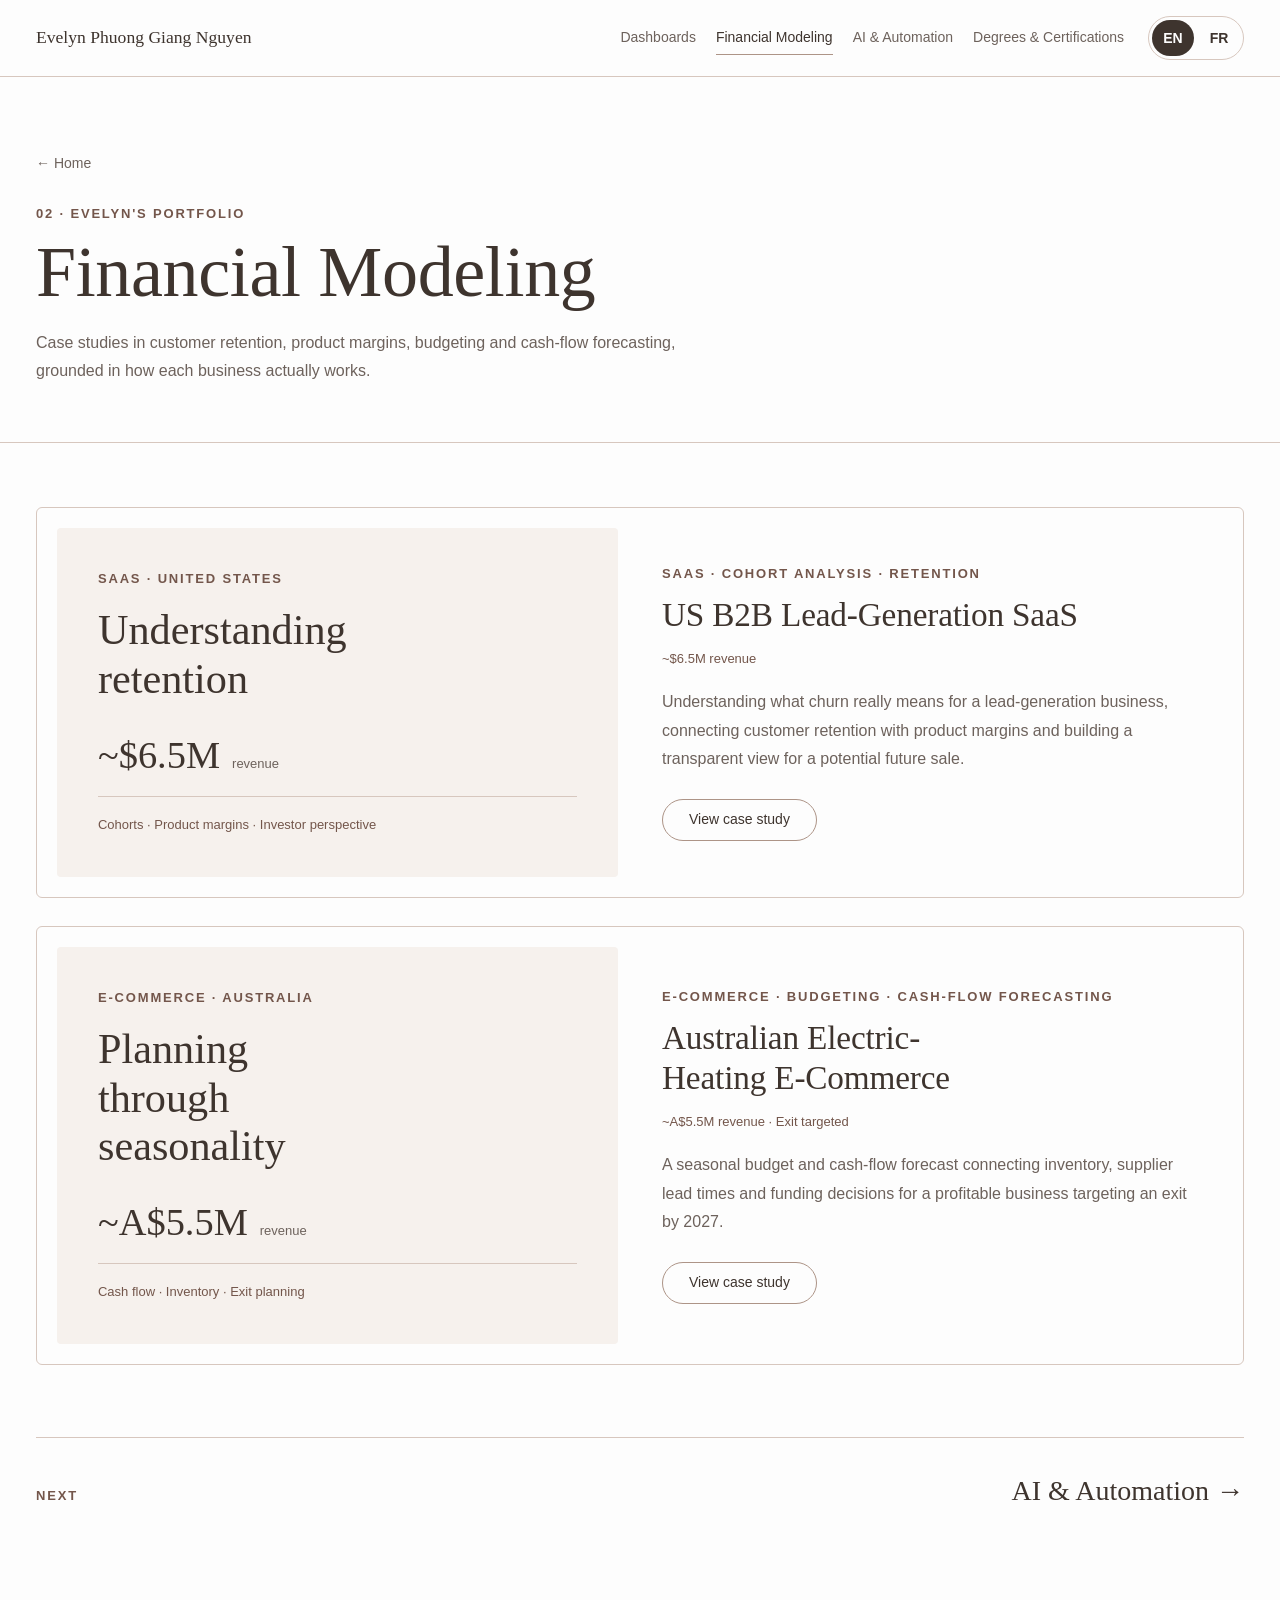
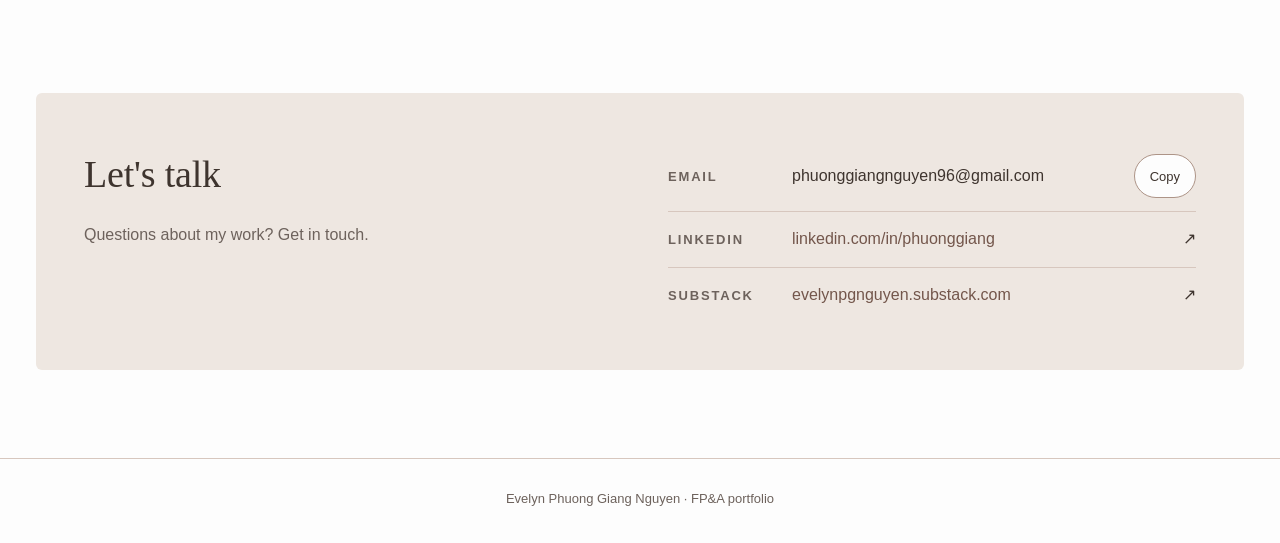
<file: modeling.html>
<!DOCTYPE html>
<html lang="en"><head><meta charset="utf-8"><meta name="viewport" content="width=device-width, initial-scale=1">
<title>Financial Modeling · Evelyn Nguyen</title>
<link rel="stylesheet" href="assets/style.css?v=80a076e0e6ce">
<link rel="canonical" href="https://evelyn-pg-nguyen.github.io/modeling.html"><link rel="alternate" hreflang="en" href="https://evelyn-pg-nguyen.github.io/modeling.html"><link rel="alternate" hreflang="fr" href="https://evelyn-pg-nguyen.github.io/fr/modeling.html"><link rel="stylesheet" href="assets/modeling.css?v=1"></head><body><a class="skip" href="#main">Skip to content</a>
<nav class="nav" aria-label="Main"><div class="wrap"><a class="brand" href="index.html">Evelyn Phuong Giang Nguyen</a><ul><li><a href="dashboards.html">Dashboards</a></li><li><a href="modeling.html" aria-current="page">Financial Modeling</a></li><li><a href="ai-automation.html">AI &amp; Automation</a></li><li><a href="degrees.html">Degrees &amp; Certifications</a></li></ul><div class="language" aria-label="Language"><a href="modeling.html" lang="en" hreflang="en" aria-label="English" aria-current="true">EN</a><a href="fr/modeling.html" lang="fr" hreflang="fr" aria-label="Français">FR</a></div></div></nav><header class="page-head"><div class="wrap"><a class="back" href="index.html">← Home</a>
  <p class="label">02 · Evelyn's portfolio</p><h1>Financial Modeling</h1><p class="lead">Case studies in customer retention, product margins, budgeting and cash-flow forecasting, grounded in how each business actually works.</p></div></header>
<main class="page" id="main"><div class="wrap"><div class="projects" id="projects"><article class="card case-card" id="saas"><div class="model-cover"><p class="label">SaaS · United States</p><strong>Understanding retention</strong><div class="model-scale"><span>~$6.5M</span><small>revenue</small></div><p class="model-cover-note">Cohorts · Product margins · Investor perspective</p></div><div class="card-body"><p class="label">SaaS · Cohort Analysis · Retention</p><h3>US B2B Lead-Generation SaaS</h3><p class="model-meta">~$6.5M revenue</p><p class="sum">Understanding what churn really means for a lead-generation business, connecting customer retention with product margins and building a transparent view for a potential future sale.</p><div class="card-foot"><button class="btn" type="button" data-case-open="model-saas" aria-controls="model-saas" aria-haspopup="dialog">View case study</button></div></div></article><article class="card case-card" id="ecommerce"><div class="model-cover"><p class="label">E-Commerce · Australia</p><strong>Planning through seasonality</strong><div class="model-scale"><span>~A$5.5M</span><small>revenue</small></div><p class="model-cover-note">Cash flow · Inventory · Exit planning</p></div><div class="card-body"><p class="label">E-Commerce · Budgeting · Cash-Flow Forecasting</p><h3>Australian Electric-Heating E-Commerce</h3><p class="model-meta">~A$5.5M revenue · Exit targeted</p><p class="sum">A seasonal budget and cash-flow forecast connecting inventory, supplier lead times and funding decisions for a profitable business targeting an exit by 2027.</p><div class="card-foot"><button class="btn" type="button" data-case-open="model-ecommerce" aria-controls="model-ecommerce" aria-haspopup="dialog">View case study</button></div></div></article></div><div class="next"><span class="label">Next</span><a href="ai-automation.html">AI &amp; Automation →</a></div></div></main>
<section class="talk" id="contact"><div class="wrap"><div class="contact">
  <div><h2>Let's talk</h2><p>Questions about my work? Get in touch.</p></div>
  <div class="links">
    <div class="link"><span class="lbl">Email</span><span class="val" id="email">phuonggiangnguyen96@gmail.com</span><button class="copy" type="button" id="copy-email">Copy</button></div>
    <div class="link"><span class="lbl">LinkedIn</span><a class="val" href="https://www.linkedin.com/in/phuonggiang/" target="_blank" rel="noopener">linkedin.com/in/phuonggiang</a><span aria-hidden="true">↗</span></div>
    <div class="link"><span class="lbl">Substack</span><a class="val" href="https://evelynpgnguyen.substack.com" target="_blank" rel="noopener">evelynpgnguyen.substack.com</a><span aria-hidden="true">↗</span></div>
  </div></div></div></section>
<footer><div class="wrap">Evelyn Phuong Giang Nguyen · FP&amp;A portfolio</div></footer>
<script>

const cb=document.getElementById("copy-email");
if(cb)cb.addEventListener("click",()=>{const el=document.getElementById("email");
const sel=()=>{const r=document.createRange();r.selectNodeContents(el);const s=getSelection();s.removeAllRanges();s.addRange(r);cb.textContent="Selected";};
try{navigator.clipboard.writeText(el.textContent).then(()=>cb.textContent="Copied",sel);}catch(_){sel();}
setTimeout(()=>cb.textContent="Copy",1600);});
</script>
<dialog class="degree-dialog case-dialog model-dialog" id="model-saas" aria-labelledby="model-saas-title"><div class="degree-dialog-head case-dialog-head"><div><p class="label">SaaS · ~$6.5M revenue</p><h2 id="model-saas-title">US B2B Lead-Generation SaaS</h2></div><button class="close" type="button" data-case-close="">Close</button></div><div class="degree-dialog-grid case-layout"><div class="case-information"><section class="case-section"><h3>The client &amp; their goal</h3><p>This is a subscription-based lead-generation business providing cold calling and omni-channel outreach through email, LinkedIn and other channels.</p><p>The founder runs the business well and wants to keep the option of selling in the future. Our role is to make sure the accounting is clean, but also to understand how the business actually performs and present it in a way that makes sense for this particular model, rather than relying only on standard SaaS metrics.</p></section><section class="case-section"><h3>The challenge</h3><p>The interesting part is that the business does not behave like a typical SaaS company.</p><p>On paper, churn and LTV can look quite poor because many customers leave after around 4 to 5 months. But the service is built to generate campaign results quite quickly, usually within the first few months. If the customer's own campaign does not work, they may stop even when the service itself was delivered as expected.</p><p>So the question became whether the standard churn number was really telling us the full story.</p></section><section class="case-section"><h3>What I did</h3><p>I first built cohort, churn and retention analysis to test the founder's assumption against the actual customer data.</p><p>Then I broke the cohort analysis down by product and connected it with product-level margins. This helped us see not only which products generated more revenue, but which ones kept customers longer and produced healthier margins.</p><p>For the investor view, I also created an adjusted retention view based on a 3-month threshold, alongside the standard churn analysis. The idea was not to hide churn, but to separate customers who left before the service had enough time to demonstrate its value from customers who left afterwards.</p></section><section class="case-section"><h3>Why it matters</h3><p>This project reminded me that a metric is only useful when you understand what is behind it.</p><p>Whether the founder eventually sells the business or keeps growing it, the starting point is still the same: clean books, consistent definitions and a clear view of how the business really works.</p><p>I don't think we should force every company into the same SaaS template. But if we use a different view, the logic needs to be transparent and supported by the data.</p></section></div><aside class="case-resources" aria-label="Case study at a glance"><section class="case-section"><h3>Business context</h3><dl class="model-facts"><div><dt>Business model</dt><dd>Subscription-based lead generation</dd></div><div><dt>Commercial context</dt><dd>Option of a future sale</dd></div><div><dt>Analysis lens</dt><dd>Standard churn alongside a 3-month adjusted retention view</dd></div></dl></section><section class="case-section"><h3>Model focus</h3><ul><li>Customer cohorts, churn and retention</li><li>Retention and margins by product</li><li>Transparent definitions for the investor view</li></ul></section></aside></div></dialog><dialog class="degree-dialog case-dialog model-dialog" id="model-ecommerce" aria-labelledby="model-ecommerce-title"><div class="degree-dialog-head case-dialog-head"><div><p class="label">E-Commerce · ~A$5.5M revenue</p><h2 id="model-ecommerce-title">Australian Electric-Heating E-Commerce</h2></div><button class="close" type="button" data-case-close="">Close</button></div><div class="degree-dialog-grid case-layout"><div class="case-information"><section class="case-section"><h3>The client &amp; their goal</h3><p>This is a D2C and B2B business importing premium electric radiators and selling through Shopify and a large network of architects across Australia. The owner is targeting an exit by 2027.</p><p>The business is highly seasonal. Most of the revenue comes during the Australian winter, while costs continue throughout the year. The owner also follows a profit-first approach, setting aside 4% of monthly revenue as owner profit.</p></section><section class="case-section"><h3>The challenge</h3><p>This is probably one of the hardest forecasts I work with because several problems happen at the same time.</p><p>First, the business earns most of its cash in winter but still needs that cash to survive the quieter summer months.</p><p>Second, radiators are bulky and expensive to hold. With around four months of supplier lead time, getting the inventory forecast wrong can become very costly.</p><p>And third, low-season cash can become very tight while staffing and other fixed costs do not disappear. The 4% profit allocation makes that even tighter in months where expenses are already higher than revenue.</p></section><section class="case-section"><h3>What I did</h3><p>My team and I built a detailed budget and cash-flow forecast around the seasonality of the business.</p><p>The model was not just there to tell us whether the month was above or below budget. We used it to support actual decisions, such as when the business might need to draw on its line of credit, which supplier payments could potentially be delayed, and how much inventory it could afford to bring in.</p><p>We also modelled counter-seasonal products such as ceiling fans to see whether they could reduce the summer revenue gap, while keeping in mind that the owner plans to sell the business and may not have unlimited time to wait for the investment to pay back.</p></section><section class="case-section"><h3>Why it matters</h3><p>The business is profitable, but profitability alone does not mean the operation underneath is healthy.</p><p>What I keep learning from this client is that you need to build the foundation first. Understand the seasonality, inventory, cash cycle and operational constraints before making the bigger decision about growth or exit.</p><p>The type of business can change, but for me the FP&amp;A job is still the same: understand how the business really works, then make sure the numbers tell that story clearly.</p></section></div><aside class="case-resources" aria-label="Case study at a glance"><section class="case-section"><h3>Business context</h3><dl class="model-facts"><div><dt>Business model</dt><dd>D2C and B2B electric heating</dd></div><div><dt>Exit targeted</dt><dd>2027</dd></div><div><dt>Supplier lead time</dt><dd>Around four months</dd></div><div><dt>Owner profit allocation</dt><dd>4% of monthly revenue</dd></div></dl></section><section class="case-section"><h3>Model focus</h3><ul><li>Seasonal budget and cash-flow forecast</li><li>Inventory affordability and supplier payments</li><li>Line-of-credit needs and counter-seasonal products</li></ul></section></aside></div></dialog><script src="assets/case-studies.js" defer></script></body></html>
</file>
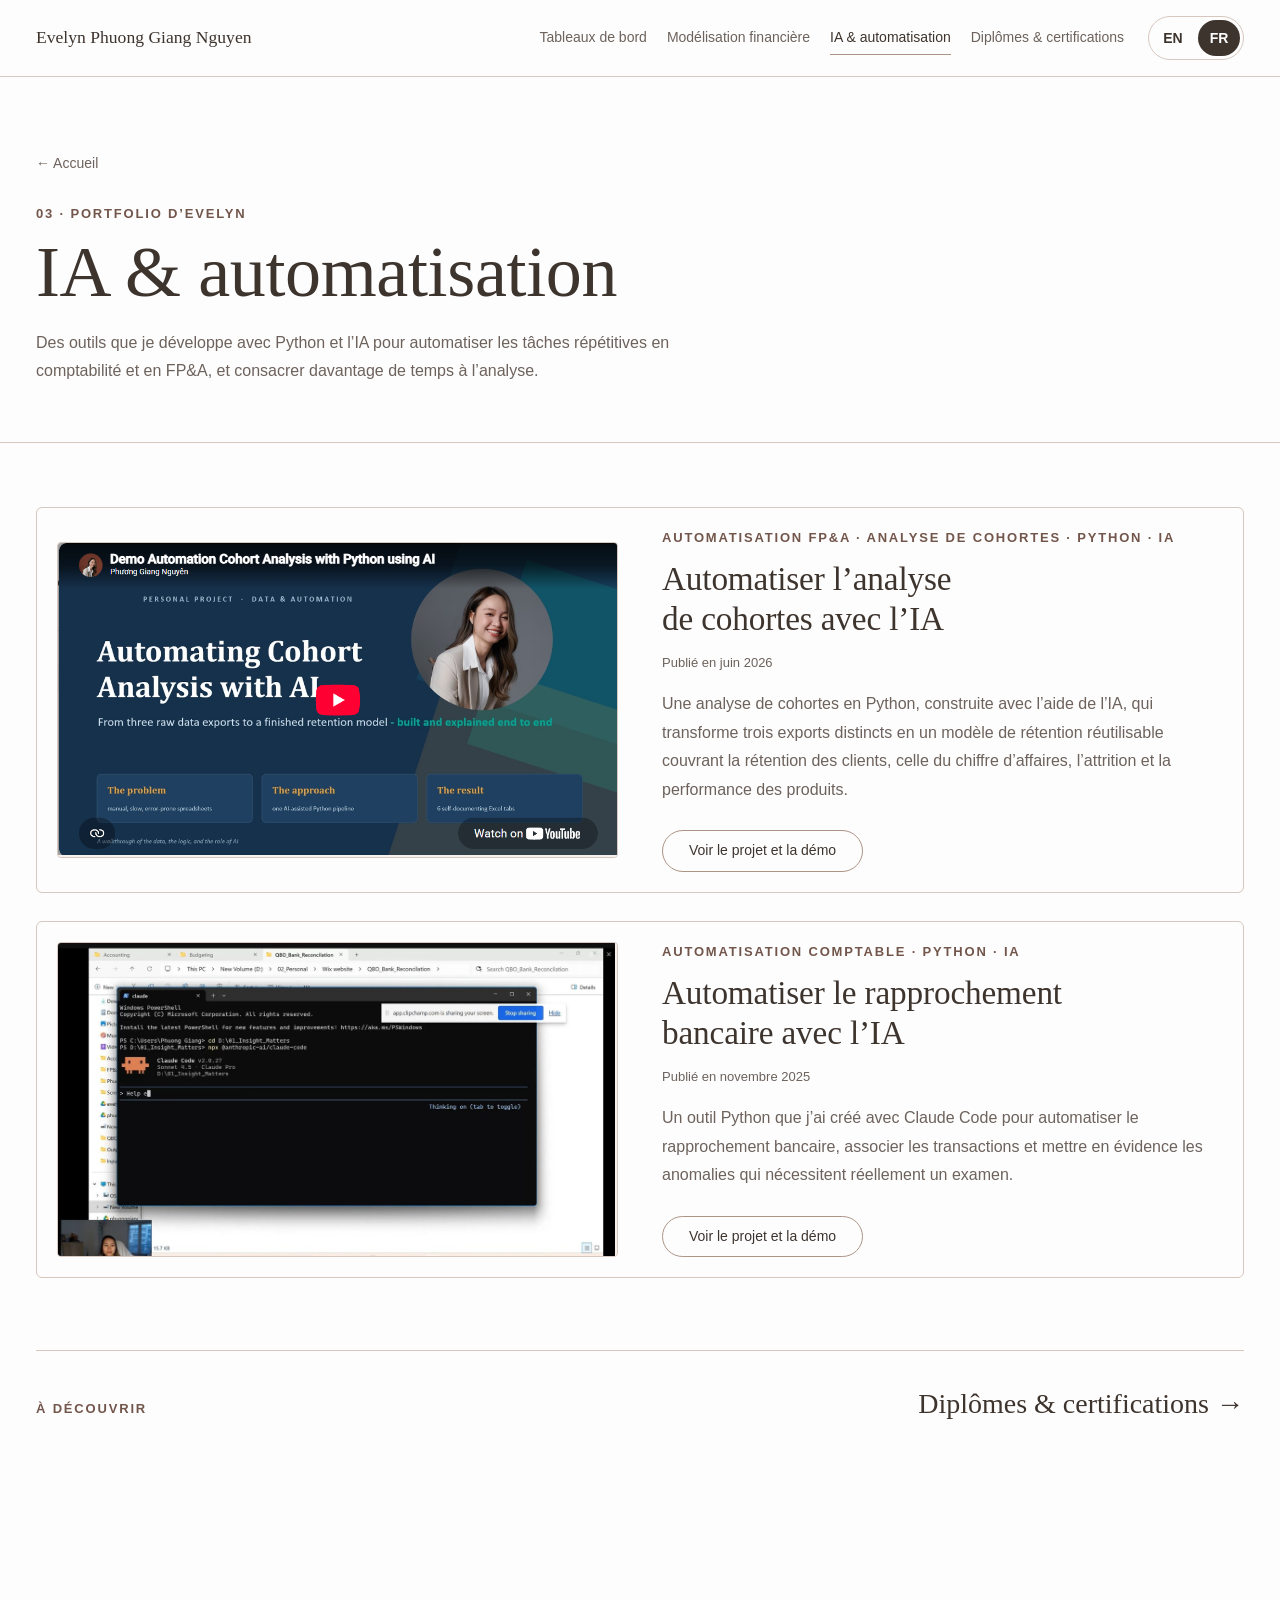
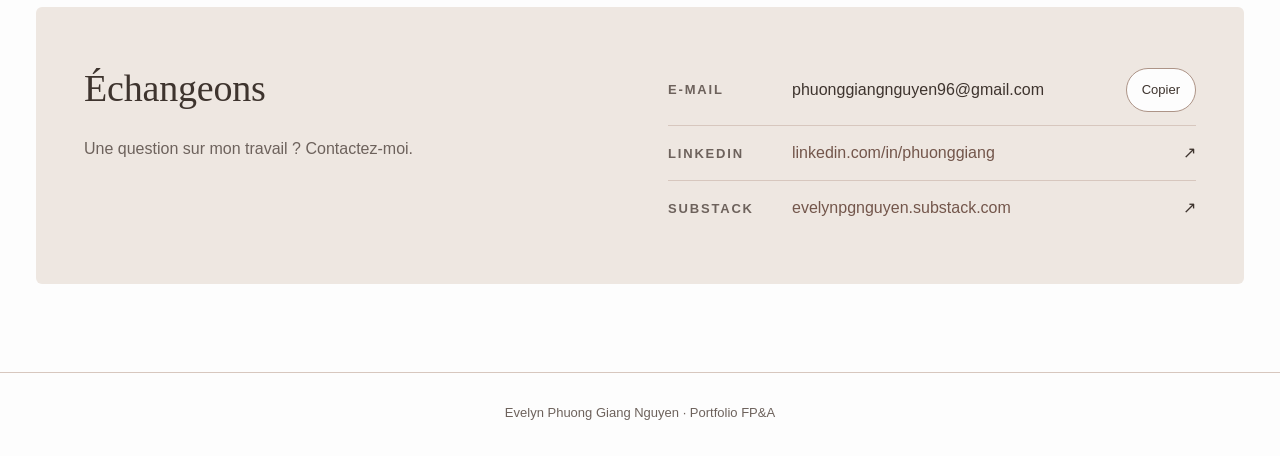
<file: fr/ai-automation.html>
<!DOCTYPE html>
<html lang="fr"><head><meta charset="utf-8"><meta name="viewport" content="width=device-width, initial-scale=1">
<title>IA &amp; automatisation · Evelyn Nguyen</title>
<link rel="stylesheet" href="../assets/style.css?v=80a076e0e6ce">
<link rel="canonical" href="https://evelyn-pg-nguyen.github.io/fr/ai-automation.html"><link rel="alternate" hreflang="en" href="https://evelyn-pg-nguyen.github.io/ai-automation.html"><link rel="alternate" hreflang="fr" href="https://evelyn-pg-nguyen.github.io/fr/ai-automation.html"></head><body><a class="skip" href="#main">Aller au contenu</a>
<nav class="nav" aria-label="Navigation principale"><div class="wrap"><a class="brand" href="index.html">Evelyn Phuong Giang Nguyen</a><ul><li><a href="dashboards.html">Tableaux de bord</a></li><li><a href="modeling.html">Modélisation financière</a></li><li><a href="ai-automation.html" aria-current="page">IA &amp; automatisation</a></li><li><a href="degrees.html">Diplômes &amp; certifications</a></li></ul><div class="language" aria-label="Langue"><a href="../ai-automation.html" lang="en" hreflang="en" aria-label="English">EN</a><a href="ai-automation.html" lang="fr" hreflang="fr" aria-label="Français" aria-current="true">FR</a></div></div></nav><header class="page-head"><div class="wrap"><a class="back" href="index.html">← Accueil</a>
  <p class="label">03 · Portfolio d’Evelyn</p><h1>IA &amp; automatisation</h1><p class="lead">Des outils que je développe avec Python et l’IA pour automatiser les tâches répétitives en comptabilité et en FP&amp;A, et consacrer davantage de temps à l’analyse.</p></div></header>
<main class="page" id="main"><div class="wrap"><div class="projects" id="projects"><article class="card case-card"><div class="frame"><img src="../assets/cohort-demo.png" alt="Démonstration vidéo de l’analyse de cohortes" loading="lazy" width="1017" height="569"></div><div class="card-body"><p class="label">Automatisation FP&amp;A · Analyse de cohortes · Python · IA</p><h3>Automatiser l’analyse de cohortes avec l’IA</h3><p class="project-date" style="font-size:var(--fs-meta);color:var(--muted);margin:8px 0 16px">Publié en <time datetime="2026-06">juin 2026</time></p><p class="sum">Une analyse de cohortes en Python, construite avec l’aide de l’IA, qui transforme trois exports distincts en un modèle de rétention réutilisable couvrant la rétention des clients, celle du chiffre d’affaires, l’attrition et la performance des produits.</p><div class="card-foot"><button class="btn" type="button" data-case-open="case-cohort" aria-controls="case-cohort" aria-haspopup="dialog">Voir le projet et la démo</button></div></div></article><article class="card case-card"><div class="frame"><img src="../assets/ai-automation-0.jpg" alt="Aperçu de la démo : Automatiser le rapprochement bancaire avec l’IA" loading="lazy"></div><div class="card-body"><p class="label">Automatisation comptable · Python · IA</p><h3>Automatiser le rapprochement bancaire avec l’IA</h3><p class="project-date" style="font-size:var(--fs-meta);color:var(--muted);margin:8px 0 16px">Publié en <time datetime="2025-11">novembre 2025</time></p><p class="sum">Un outil Python que j’ai créé avec Claude Code pour automatiser le rapprochement bancaire, associer les transactions et mettre en évidence les anomalies qui nécessitent réellement un examen.</p><div class="card-foot"><button class="btn" type="button" data-case-open="case-bank" aria-controls="case-bank" aria-haspopup="dialog">Voir le projet et la démo</button></div></div></article></div><div class="next"><span class="label">À découvrir</span><a href="degrees.html">Diplômes &amp; certifications →</a></div></div></main>
<dialog class="degree-dialog case-dialog" id="case-bank" aria-labelledby="case-bank-title"><div class="degree-dialog-head case-dialog-head"><div><p class="label">Automatisation comptable · Python · IA</p><h2 id="case-bank-title">Automatiser le rapprochement bancaire avec l’IA</h2></div><button class="close" type="button" data-case-close autofocus>Fermer</button></div><div class="degree-dialog-grid case-layout"><div class="case-information"><section class="case-section"><h3>Présentation</h3><p>Un outil Python que j’ai créé avec Claude Code pour automatiser le rapprochement bancaire, associer les transactions et mettre en évidence les anomalies qui nécessitent réellement un examen.</p></section><section class="case-section"><h3>Problématique</h3><p>Le rapprochement bancaire était répétitif et chronophage. Il fallait comparer manuellement les transactions bancaires aux écritures comptables, vérifier les décalages de dates et examiner tout ce qui ne correspondait pas.</p><p>La vraie question était : comment réduire le travail manuel sans perdre les contrôles qui rendent un rapprochement fiable ?</p></section><section class="case-section"><h3>Ma réalisation</h3><p>J’ai défini la logique comptable et utilisé Claude Code pour m’aider à construire un processus Python qui :</p><ul><li>standardise les fichiers sources</li><li>rapproche les transactions selon des règles définies</li><li>tient compte des décalages de dates</li><li>sépare les transactions rapprochées des anomalies</li><li>produit un fichier de rapprochement prêt à être vérifié</li></ul></section><section class="case-section"><h3>Fonctionnement</h3><p>L’outil utilise le relevé bancaire et le grand livre comptable comme sources, standardise les deux jeux de données et applique les règles de rapprochement. Les transactions qui respectent ces règles sont identifiées automatiquement, tandis que les éléments inhabituels restent à examiner.</p><p>Au lieu de vérifier manuellement chaque transaction, je peux me concentrer sur les anomalies.</p></section><section class="case-section"><h3>Contrôles et validation</h3><p>Automatiser ne signifie pas supprimer la vérification.</p><p>Le fichier produit conserve les informations des transactions d’origine et indique les éléments rapprochés, ceux qui ne le sont pas et le résultat du rapprochement. Cela permet de remonter aux données sources et de vérifier manuellement un échantillon des résultats.</p></section><section class="case-section"><h3>Impact</h3><p>Le rapprochement initial pouvait demander des heures de vérifications répétitives. Le processus automatisé s’exécute en quelques secondes, ce qui permet de consacrer l’essentiel du temps aux transactions qui nécessitent réellement un jugement.</p></section></div><aside class="case-resources" aria-label="Démonstration et fichiers exemples"><section class="case-section case-demo" id="case-bank-demo"><h3>Démonstration</h3><div class="frame"><iframe data-video-src="https://www.youtube-nocookie.com/embed/VwzoI2rVdkU" title="Automatiser le rapprochement bancaire avec l’IA" allow="accelerometer; autoplay; clipboard-write; encrypted-media; gyroscope; picture-in-picture; web-share; fullscreen" referrerpolicy="strict-origin-when-cross-origin" allowfullscreen></iframe></div><p><a class="open" href="https://www.youtube.com/watch?v=VwzoI2rVdkU" target="_blank" rel="noopener">Regarder sur YouTube ↗</a></p></section><section class="case-section"><h3>Fichiers sources</h3><p>La démonstration utilise des données fictives créées pour mon portfolio.</p><p><a class="btn" href="https://drive.google.com/drive/folders/150N7yiKo6GlKcg2bKl8zOl8820VHau46?usp=drive_link" target="_blank" rel="noopener">Consulter les fichiers sources ↗</a></p></section><section class="case-section"><h3>Fichier de résultat</h3><p><a class="btn" href="https://drive.google.com/drive/folders/17Dy8PYOWdBW-WKW7pyi9BD4w-1cfM_iR?usp=drive_link" target="_blank" rel="noopener">Consulter le rapprochement ↗</a></p><p>Le fichier présente les transactions rapprochées, les anomalies et les éléments nécessitant un examen complémentaire.</p></section></aside></div></dialog>
<dialog class="degree-dialog case-dialog" id="case-cohort" aria-labelledby="case-cohort-title"><div class="degree-dialog-head case-dialog-head"><div><p class="label">Automatisation FP&amp;A · Analyse de cohortes · Python · IA</p><h2 id="case-cohort-title">Automatiser l’analyse de cohortes avec l’IA</h2></div><button class="close" type="button" data-case-close autofocus>Fermer</button></div><div class="degree-dialog-grid case-layout"><div class="case-information"><section class="case-section"><h3>Présentation</h3><p>Une analyse de cohortes en Python, construite avec l’aide de l’IA, qui transforme trois exports distincts en un modèle de rétention réutilisable couvrant la rétention des clients, celle du chiffre d’affaires, l’attrition et la performance des produits.</p></section><section class="case-section"><h3>Problématique</h3><p>Pour une entreprise fonctionnant par abonnement, le chiffre d’affaires mensuel ne suffit pas à savoir si les clients restent réellement.</p><p>Les données provenaient aussi de plusieurs sources. Les paiements indiquaient les montants encaissés, les abonnements identifiaient les produits, et les données comptables permettaient de compléter certaines informations manquantes. Refaire manuellement l’analyse chaque mois aurait pris trop de temps et rendu la logique difficile à maintenir.</p><p>La question était : comment transformer plusieurs sources de données hétérogènes en un modèle de cohortes reproductible, traçable et facile à comprendre ?</p></section><section class="case-section"><h3>Ma réalisation</h3><p>J’ai défini les règles de cohortes, de rétention et d’attrition, puis utilisé l’IA pour m’aider à construire un processus Python qui :</p><ul><li>ne conserve que les factures effectivement payées</li><li>combine les données de paiement et d’abonnement de Stripe</li><li>utilise les données comptables pour compléter les informations produit manquantes</li><li>regroupe les clients selon le mois de leur premier paiement</li><li>identifie les clients actifs et ceux considérés comme perdus</li><li>calcule la rétention des clients et du chiffre d’affaires par mois relatif</li><li>compare la rétention par produit</li><li>génère automatiquement un classeur Excel mis en forme</li></ul><p>Le script utilise les factures Stripe payées comme principale source de chiffre d’affaires, y compris les paiements traités par Stripe et ceux enregistrés comme réglés en dehors de Stripe.</p></section><section class="case-section"><h3>Fonctionnement</h3><p>Le processus commence par nettoyer et rapprocher les trois jeux de données.</p><p>Chaque client est affecté à une cohorte selon le mois de sa première facture payée. Le modèle compare ensuite les clients par mois relatif, comme M0, M1, M2 et M3, plutôt que par mois calendaire.</p><p>Cela permet de comparer sur une même chronologie des clients ayant commencé à des dates différentes.</p><p>Le modèle crée ensuite des matrices de rétention en nombre de clients et en chiffre d’affaires. Des vues par produit permettent également de comparer la rétention entre les différents services.</p></section><section class="case-section"><h3>Règles d’attrition</h3><p>L’un des points les plus importants était de définir clairement l’attrition plutôt que de la laisser implicite.</p><p>Le modèle considère un client comme perdu dans l’un des cas suivants :</p><ul><li>sa période de service enregistrée est terminée et aucune facture payée ultérieure n’existe ;</li><li>aucune information sur la période de service n’est disponible et aucune facture n’a été payée depuis plus de 31 jours.</li></ul><p>Dans les autres cas, le client reste actif.</p></section><section class="case-section"><h3>Contrôles et validation</h3><p>L’automatisation ne produit pas simplement une carte de chaleur.</p><p>Le classeur conserve aussi une synthèse par client et le détail complet des transactions. Je peux ainsi remonter d’un taux de rétention au client concerné, puis à la facture payée qui le justifie.</p><p>Je rapproche également les totaux des données sources avant de m’appuyer sur l’analyse. Pour moi, un code rapide n’est pas utile si je ne peux pas expliquer l’origine du chiffre.</p></section><section class="case-section"><h3>Impact</h3><p>Au lieu de reconstruire manuellement les tableaux de cohortes chaque mois, le même processus peut être relancé dès que de nouvelles données sont disponibles.</p><p>Surtout, l’analyse ne se limite plus à demander « Quel chiffre d’affaires avons-nous réalisé ce mois-ci ? », mais permet d’explorer les questions suivantes :</p><ul><li>Quelles cohortes de clients affichent la meilleure rétention ?</li><li>À quelle vitesse la rétention diminue-t-elle après l’acquisition ?</li><li>La rétention du chiffre d’affaires est-elle supérieure ou inférieure à celle des clients ?</li><li>Quels produits fidélisent les clients le plus longtemps ?</li><li>Où observe-t-on une hausse des dépenses ou une montée en gamme ?</li></ul><p>La démonstration anonymisée couvre environ trois ans et demi de données mensuelles et produit un modèle dont les chiffres peuvent être reliés aux factures payées sous-jacentes.</p></section></div><aside class="case-resources" aria-label="Démonstration et fichiers exemples"><section class="case-section case-demo" id="case-cohort-demo"><h3>Démonstration</h3><div class="frame"><iframe data-video-src="https://www.youtube-nocookie.com/embed/hpR8pB8eb6I" title="Automatiser l’analyse de cohortes avec l’IA" allow="accelerometer; autoplay; clipboard-write; encrypted-media; gyroscope; picture-in-picture; web-share; fullscreen" referrerpolicy="strict-origin-when-cross-origin" allowfullscreen></iframe></div><p><a class="open" href="https://www.youtube.com/watch?v=hpR8pB8eb6I" target="_blank" rel="noopener">Regarder sur YouTube ↗</a></p></section><section class="case-section"><h3>Fichiers sources</h3><p>La démonstration utilise des données exemples anonymisées, structurées comme celles du processus réel.</p><ul><li>Données de paiements et de factures</li><li>Données d’abonnement</li><li>Données comptables des ventes</li></ul><p><a class="btn" href="https://drive.google.com/drive/folders/1NCqiUAyxt6-ow_D-RoQsM8SD32w1Ajam?usp=drive_link" target="_blank" rel="noopener">Consulter les fichiers sources ↗</a></p></section><section class="case-section"><h3>Fichier de résultat</h3><p><a class="btn" href="https://drive.google.com/drive/folders/1WV-DYTqglHo6eKPrRWuO2A3hH8H3FlqT?usp=drive_link" target="_blank" rel="noopener">Consulter l’analyse de cohortes ↗</a></p><p>Le classeur comprend les onglets suivants :</p><ul><li>Customer Summary : synthèse par client</li><li>Cohort Customer Retention : rétention des clients par cohorte</li><li>Cohort Revenue Retention : rétention du chiffre d’affaires par cohorte</li><li>Product Customer Retention : rétention des clients par produit</li><li>Product Revenue Retention : rétention du chiffre d’affaires par produit</li><li>Transaction Detail : détail des transactions</li></ul><p>Les onglets par cohorte et par produit comprennent les valeurs absolues et les matrices de rétention en pourcentage, avec des notes explicatives directement dans le classeur.</p></section></aside></div></dialog>
<section class="talk" id="contact"><div class="wrap"><div class="contact">
  <div><h2>Échangeons</h2><p>Une question sur mon travail ? Contactez-moi.</p></div>
  <div class="links">
    <div class="link"><span class="lbl">E-mail</span><span class="val" id="email">phuonggiangnguyen96@gmail.com</span><button class="copy" type="button" id="copy-email">Copier</button></div>
    <div class="link"><span class="lbl">LinkedIn</span><a class="val" href="https://www.linkedin.com/in/phuonggiang/" target="_blank" rel="noopener">linkedin.com/in/phuonggiang</a><span aria-hidden="true">↗</span></div>
    <div class="link"><span class="lbl">Substack</span><a class="val" href="https://evelynpgnguyen.substack.com" target="_blank" rel="noopener">evelynpgnguyen.substack.com</a><span aria-hidden="true">↗</span></div>
  </div></div></div></section>
<footer><div class="wrap">Evelyn Phuong Giang Nguyen · Portfolio FP&amp;A</div></footer>
<script>
const cb=document.getElementById("copy-email");
if(cb)cb.addEventListener("click",()=>{const el=document.getElementById("email");
const sel=()=>{const r=document.createRange();r.selectNodeContents(el);const s=getSelection();s.removeAllRanges();s.addRange(r);cb.textContent="Sélectionné";};
try{navigator.clipboard.writeText(el.textContent).then(()=>cb.textContent="Copié",sel);}catch(_){sel();}
setTimeout(()=>cb.textContent="Copier",1600);});
</script>
<script src="../assets/case-studies.js?v=b98e1a24e3d2" defer></script>
</body></html>
</file>
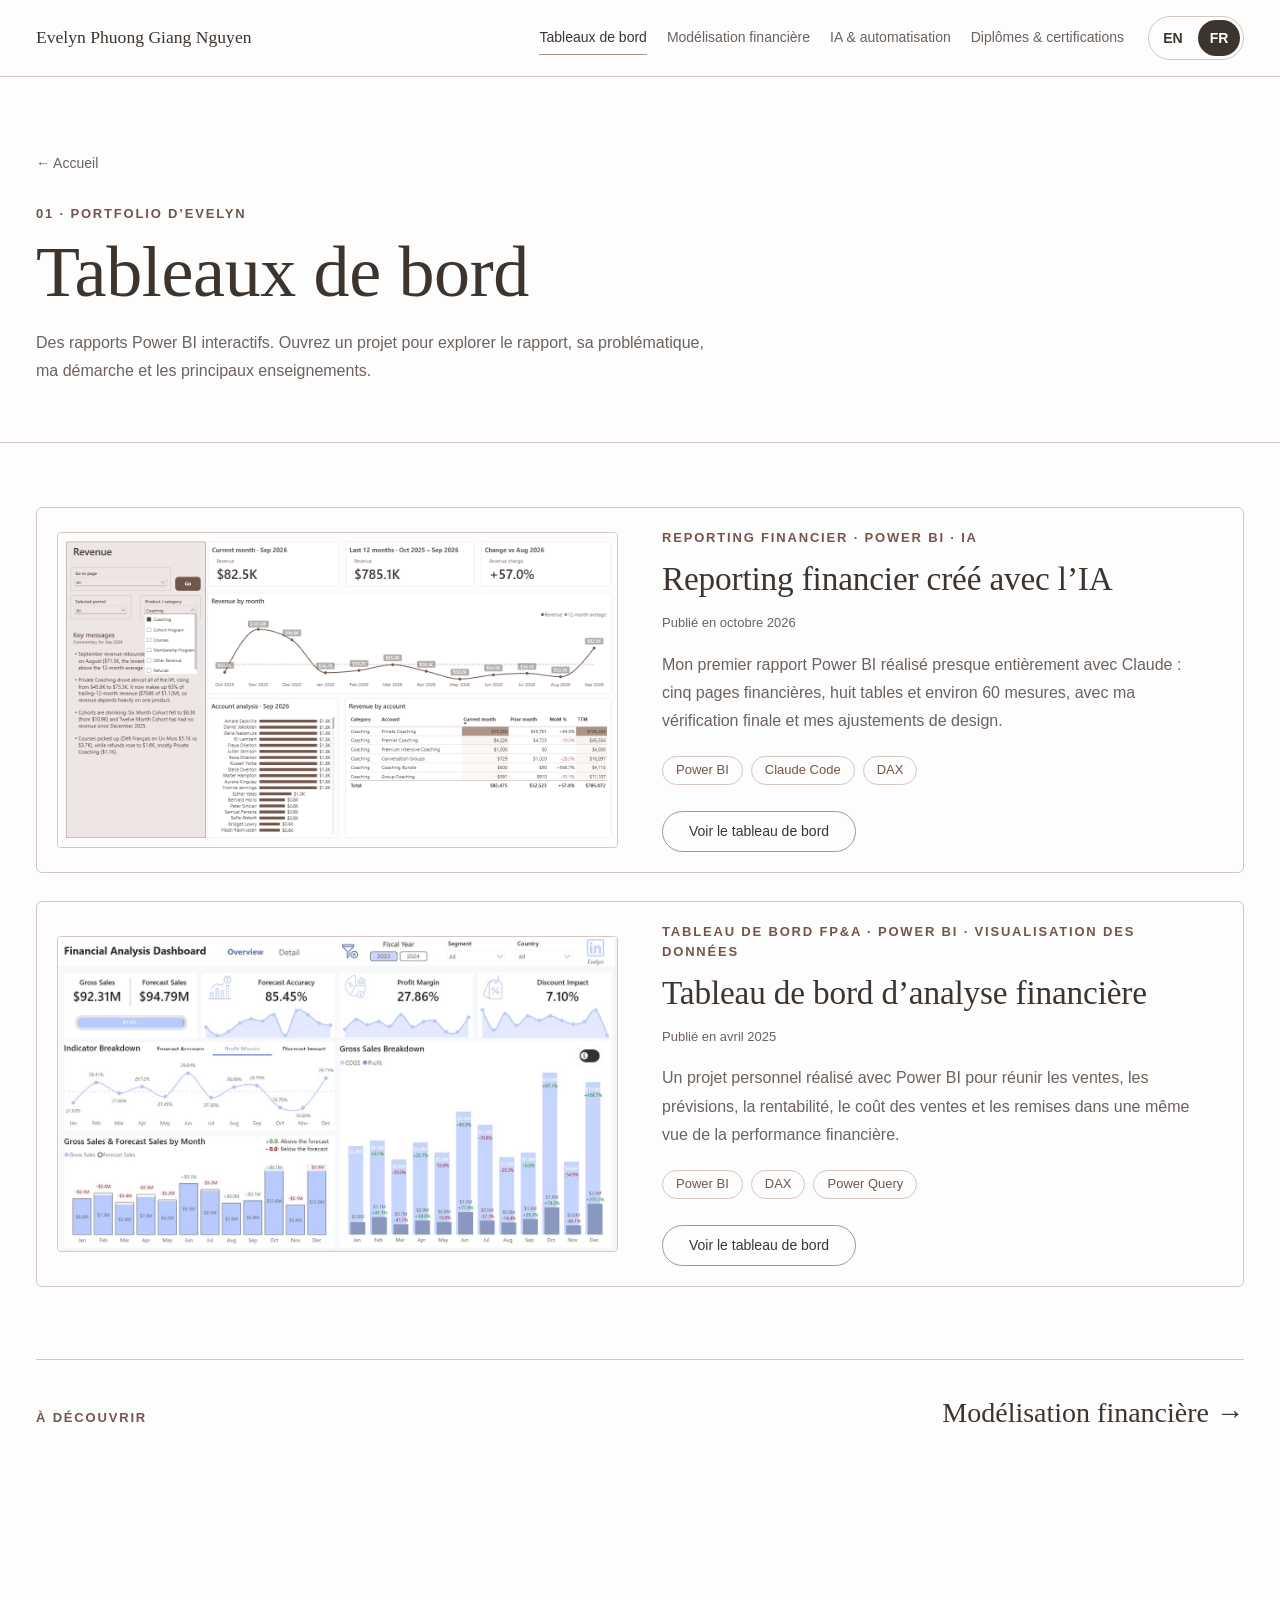
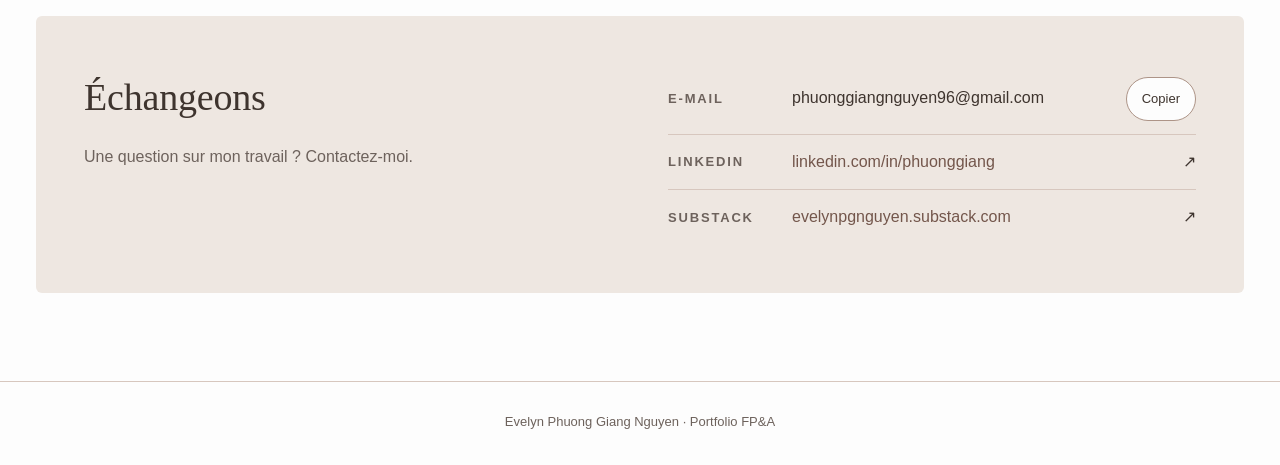
<file: fr/dashboards.html>
<!DOCTYPE html>
<html lang="fr"><head><meta charset="utf-8"><meta content="width=device-width, initial-scale=1" name="viewport">
<title>Tableaux de bord · Evelyn Nguyen</title>
<link href="../assets/style.css?v=80a076e0e6ce" rel="stylesheet">
<link href="https://evelyn-pg-nguyen.github.io/fr/dashboards.html" rel="canonical"><link href="https://evelyn-pg-nguyen.github.io/dashboards.html" hreflang="en" rel="alternate"><link href="https://evelyn-pg-nguyen.github.io/fr/dashboards.html" hreflang="fr" rel="alternate"></head><body><a class="skip" href="#main">Aller au contenu</a>
<nav aria-label="Navigation principale" class="nav"><div class="wrap"><a class="brand" href="index.html">Evelyn Phuong Giang Nguyen</a><ul><li><a aria-current="page" href="dashboards.html">Tableaux de bord</a></li><li><a href="modeling.html">Modélisation financière</a></li><li><a href="ai-automation.html">IA &amp; automatisation</a></li><li><a href="degrees.html">Diplômes &amp; certifications</a></li></ul><div aria-label="Langue" class="language"><a aria-label="English" href="../dashboards.html" hreflang="en" lang="en">EN</a><a aria-current="true" aria-label="Français" href="dashboards.html" hreflang="fr" lang="fr">FR</a></div></div></nav><header class="page-head"><div class="wrap"><a class="back" href="index.html">← Accueil</a>
<p class="label">01 · Portfolio d’Evelyn</p><h1>Tableaux de bord</h1><p class="lead">Des rapports Power BI interactifs. Ouvrez un projet pour explorer le rapport, sa problématique, ma démarche et les principaux enseignements.</p></div></header>
<main class="page" id="main"><div class="wrap"><div class="projects" id="projects"><article class="card case-card" id="ai-financial-reporting"><div class="frame"><img src="../assets/ai-financial-report-preview.png" alt="Aperçu du tableau de bord du chiffre d’affaires" loading="lazy" width="1340" height="750" style="object-fit:cover;object-position:center"></div><div class="card-body"><p class="label">Reporting financier · Power BI · IA</p><h3>Reporting financier créé avec l’IA</h3><p class="project-date" style="font-size:var(--fs-meta);color:var(--muted);margin:8px 0 16px">Publié en <time datetime="2026-10">octobre 2026</time></p><p class="sum">Mon premier rapport Power BI réalisé presque entièrement avec Claude : cinq pages financières, huit tables et environ 60 mesures, avec ma vérification finale et mes ajustements de design.</p><div class="chips"><span>Power BI</span><span>Claude Code</span><span>DAX</span></div><div class="card-foot"><button aria-controls="ai-financial-dashboard-dialog" aria-haspopup="dialog" class="btn" data-case-open="ai-financial-dashboard-dialog" type="button">Voir le tableau de bord</button></div></div></article><article class="card case-card"><div class="frame"><img alt="Tableau de bord d’analyse financière" loading="lazy" src="../assets/dashboards-0.jpg"></div><div class="card-body"><p class="label">Tableau de bord FP&amp;A · Power BI · Visualisation des données</p><h3>Tableau de bord d’analyse financière</h3><p class="project-date" style="font-size:var(--fs-meta);color:var(--muted);margin:8px 0 16px">Publié en <time datetime="2025-04">avril 2025</time></p><p class="sum">Un projet personnel réalisé avec Power BI pour réunir les ventes, les prévisions, la rentabilité, le coût des ventes et les remises dans une même vue de la performance financière.</p><div class="chips"><span>Power BI</span><span>DAX</span><span>Power Query</span></div><div class="card-foot"><button aria-controls="financial-dashboard-dialog" aria-haspopup="dialog" class="btn" data-case-open="financial-dashboard-dialog" type="button">Voir le tableau de bord</button></div></div></article></div><div class="next"><span class="label">À découvrir</span><a href="modeling.html">Modélisation financière →</a></div></div></main>

<section class="talk" id="contact"><div class="wrap"><div class="contact">
<div><h2>Échangeons</h2><p>Une question sur mon travail ? Contactez-moi.</p></div>
<div class="links">
<div class="link"><span class="lbl">E-mail</span><span class="val" id="email">phuonggiangnguyen96@gmail.com</span><button class="copy" id="copy-email" type="button">Copier</button></div>
<div class="link"><span class="lbl">LinkedIn</span><a class="val" href="https://www.linkedin.com/in/phuonggiang/" rel="noopener" target="_blank">linkedin.com/in/phuonggiang</a><span aria-hidden="true">↗</span></div>
<div class="link"><span class="lbl">Substack</span><a class="val" href="https://evelynpgnguyen.substack.com" rel="noopener" target="_blank">evelynpgnguyen.substack.com</a><span aria-hidden="true">↗</span></div>
</div></div></div></section>
<footer><div class="wrap">Evelyn Phuong Giang Nguyen · Portfolio FP&amp;A</div></footer>
<script>
const cb=document.getElementById("copy-email");
if(cb)cb.addEventListener("click",()=>{const el=document.getElementById("email");
const sel=()=>{const r=document.createRange();r.selectNodeContents(el);const s=getSelection();s.removeAllRanges();s.addRange(r);cb.textContent="Sélectionné";};
try{navigator.clipboard.writeText(el.textContent).then(()=>cb.textContent="Copié",sel);}catch(_){sel();}
setTimeout(()=>cb.textContent="Copier",1600);});
</script>
<dialog aria-labelledby="financial-dashboard-title" class="degree-dialog case-dialog dashboard-dialog" id="financial-dashboard-dialog"><div class="degree-dialog-head case-dialog-head"><div><p class="label">Tableau de bord FP&amp;A · Power BI · Visualisation des données</p><h2 id="financial-dashboard-title">Tableau de bord d’analyse financière</h2></div><button autofocus="" class="close" data-case-close="" type="button">Fermer</button></div><div class="degree-dialog-grid case-layout"><div class="case-information"><section class="case-section"><h3>Présentation</h3><p>Un projet personnel réalisé avec Power BI pour réunir les ventes, les prévisions, la rentabilité, le coût des ventes et les remises dans une même vue de la performance financière.</p></section><section class="case-section"><h3>Pourquoi ce projet</h3><p>C’était l’un de mes premiers projets Power BI. Je l’ai réalisé en découvrant comment la visualisation des données pouvait servir les travaux de budgétisation, de prévision et d’analyse financière auxquels je m’intéressais de plus en plus.</p><p>L’objectif n’était pas de créer le tableau de bord le plus complexe possible. Je voulais voir si je pouvais partir d’un jeu de données simple et rendre les principales questions métier faciles à traiter.</p></section><section class="case-section"><h3>Questions métier</h3><p>Le tableau de bord a été conçu autour de quelques questions :</p><ul><li>Les ventes sont-elles conformes aux prévisions ?</li><li>Quels produits génèrent le plus de chiffre d’affaires, et lesquels dégagent réellement la meilleure marge ?</li><li>Où les remises et le coût des ventes pèsent-ils sur la rentabilité ?</li><li>Quels mois ou produits méritent une analyse plus approfondie ?</li></ul></section><section class="case-section"><h3>Ma réalisation</h3><p>J’ai créé un rapport Power BI de deux pages : une page Overview pour une vue d’ensemble de la performance et une page Detail pour approfondir l’analyse par produit.</p><p>La page Overview présente des indicateurs de ventes brutes, de ventes prévues, de précision des prévisions, de marge bénéficiaire et d’impact des remises, ainsi qu’une comparaison mensuelle du réalisé et des prévisions.</p><p>La page Detail approfondit la performance des produits, notamment les ventes par mois, les écarts aux prévisions, le coût des ventes, l’impact des remises et la rentabilité.</p><p>Les utilisateurs peuvent également filtrer le rapport par exercice fiscal, segment et pays.</p></section><section class="case-section"><h3>Principaux enseignements</h3><ul><li>Les ventes ont atteint 92,31 M$ pour une prévision de 94,79 M$, soit 97,4 % de l’objectif. Elles sont restées inférieures aux prévisions pendant 8 mois sur 12, avec l’écart le plus important en décembre.</li><li>Paseo a généré le plus de ventes, mais sa marge était inférieure à celle de plusieurs produits plus petits. Le chiffre d’affaires ne suffit donc pas à comprendre la performance.</li><li>Montana affichait la meilleure marge bénéficiaire, tandis que VTT présentait le plus faible impact des remises.</li><li>La vue par produit permet de distinguer les produits à fort volume de ceux qui convertissent le plus efficacement leurs ventes en bénéfice.</li></ul></section><section class="case-section"><h3>Ce que j’ai appris</h3><p>Ce projet a changé ma façon de concevoir les tableaux de bord. Au départ, je pensais qu’un bon tableau de bord nécessitait davantage de visuels et de complexité. J’ai finalement appris que la simplicité est souvent préférable.</p><p>Un tableau de bord est utile lorsque quelqu’un peut le consulter, se demander « Et alors, qu’est-ce que cela implique ? » et trouver la réponse sans que j’aie à expliquer chaque graphique.</p></section><section class="case-section"><h3>Outils</h3><p>Power BI · DAX · Power Query</p></section></div><aside aria-label="Tableau de bord et données" class="case-resources"><section class="case-section case-demo"><h3>Tableau de bord interactif</h3><div class="frame dashboard-frame"><iframe allow="fullscreen" allowfullscreen="" data-embed-src="https://app.powerbi.com/view?r=eyJrIjoiOTBkMmEyMWEtODEwNS00ZGU2LWE1NDMtNTZhNjhhYTUyOWQ5IiwidCI6ImNiNDg0NDZlLTkwZTYtNGJmMS04MjViLTQwZTQ4ZmNjOWZmNiJ9&amp;pageName=0060476b8429b5a284e0" title="Tableau de bord d’analyse financière"></iframe></div><a class="open" href="https://app.powerbi.com/view?r=eyJrIjoiOTBkMmEyMWEtODEwNS00ZGU2LWE1NDMtNTZhNjhhYTUyOWQ5IiwidCI6ImNiNDg0NDZlLTkwZTYtNGJmMS04MjViLTQwZTQ4ZmNjOWZmNiJ9&amp;pageName=0060476b8429b5a284e0" rel="noopener" target="_blank">Ouvrir en plein écran ↗</a><p class="preview-help">Utilisez les filtres du rapport pour explorer les données, ou ouvrez-le en plein écran pour une vue plus grande.</p></section><section class="case-section"><h3>Données</h3><p>Jeu de données d’exemple utilisé à des fins de démonstration.</p><p class="data-note">Aucune donnée confidentielle de client n’est incluse.</p><a class="btn" href="https://docs.google.com/spreadsheets/d/1ICKNVgKEbnzxTTxSkU53WE9DvyM8l0JDd1lA7zn1yYQ/edit?usp=drive_link" rel="noopener" target="_blank">Consulter les données ↗</a></section></aside></div></dialog><dialog aria-labelledby="ai-financial-dashboard-title" class="degree-dialog case-dialog dashboard-dialog" id="ai-financial-dashboard-dialog"><div class="degree-dialog-head case-dialog-head"><div><p class="label">Reporting financier · Power BI · IA</p><h2 id="ai-financial-dashboard-title">Reporting financier créé avec l’IA</h2></div><button autofocus="" class="close" data-case-close="" type="button">Fermer</button></div><div class="degree-dialog-grid case-layout"><div class="case-information"><section class="case-section"><h3>Présentation</h3><p>C’est mon premier projet Power BI réalisé presque entièrement avec l’IA.</p><p>À partir de quatre exports CSV, j’ai travaillé avec Claude pour créer un rapport financier de cinq pages couvrant le chiffre d’affaires, le coût des ventes, la marge brute, les charges d’exploitation et la marge d’exploitation. Claude a pris en charge la structure des données, le modèle, les mesures, les visuels et les analyses financières. Je suis surtout intervenue pour vérifier la logique et apporter la touche finale au design.</p><p>L’objectif n’était pas de créer le tableau de bord parfait. Je voulais voir ce qu’un LLM est déjà capable de faire dans Power BI aujourd’hui.</p></section><section class="case-section"><h3>Pourquoi ce projet</h3><p>Je savais déjà que l’IA pouvait aider avec DAX, Power Query et la transformation des données. En revanche, je ne savais pas si elle pouvait aller plus loin et construire le rapport lui-même.</p><p>J’ai donc fait ce test dans le cadre de la formation Power BI d’Anh Leimer.</p><p>Ce qui m’a le plus surprise, c’est la capacité de Claude à comprendre des données financières désordonnées et à les structurer pour les rendre exploitables. Il a créé le modèle, les relations et les mesures, puis les pages du rapport et l’explication des chiffres.</p><p>Cela allait bien au-delà de ce que j’imaginais.</p></section><section class="case-section"><h3>Questions métier</h3><p>Je voulais que le rapport réponde aux questions que je pose habituellement lors d’une revue mensuelle FP&amp;A :</p><ul><li>Qu’est-ce qui a changé ce mois-ci, et pourquoi ?</li><li>Quelles sources de revenus progressent ou reculent ?</li><li>Les variations du coût des ventes suivent-elles le chiffre d’affaires ou un élément inhabituel ?</li><li>Comment évoluent la marge brute et la marge d’exploitation ?</li><li>Quels comptes, fournisseurs ou prestataires nécessitent une attention particulière ?</li><li>La structure de coûts actuelle est-elle soutenable au niveau de chiffre d’affaires actuel ?</li></ul></section><section class="case-section"><h3>Ma réalisation</h3><p>Le rapport final comprend cinq pages :</p><p><strong>Revenue · Chiffre d’affaires</strong><br>Chiffre d’affaires mensuel, moyenne sur 12 mois, ventilation par compte et contact, et comparaison avec le mois précédent.</p><p><strong>Cost of Sales · Coût des ventes</strong><br>Évolution mensuelle du coût des ventes, frais de paiement et coûts logiciels, avec une analyse par compte.</p><p><strong>Gross Margin · Marge brute</strong><br>Évolution du bénéfice brut et du taux de marge brute sur les 12 derniers mois.</p><p><strong>Operating Expenses · Charges d’exploitation</strong><br>Charges d’exploitation mensuelles avec une analyse par compte, prestataire et fournisseur.</p><p><strong>Operating Margin · Marge d’exploitation</strong><br>Évolution du résultat et de la marge d’exploitation, avec la rentabilité mensuelle et des éléments sur le seuil de rentabilité.</p><p>Le rapport repose sur un modèle de données de huit tables et environ 60 mesures.</p><p>Claude a réalisé l’essentiel du travail. Il s’est montré particulièrement efficace pour structurer les données et traduire la logique financière en un modèle fonctionnel.</p><p>Le design, en revanche, demandait davantage de travail.</p><p>Claude peut construire un tableau de bord fonctionnel, mais je ne dirais pas qu’il a déjà beaucoup de goût en matière de design. J’ai encore ajusté les espacements, les couleurs, la mise en page et certains choix visuels à la fin. Mais sachant que la majeure partie du rapport a été créée à partir de consignes en anglais courant, le point de départ était déjà très bon.</p></section><section class="case-section"><h3>Principaux enseignements</h3><p>Les analyses financières affichées dans le tableau de bord ont également été générées par Claude à partir des données sources.</p><ul><li>Le chiffre d’affaires de septembre a rebondi à 99,8 k$, soit une hausse de 39,6 % par rapport à août et un niveau supérieur à la moyenne sur 12 mois. Le coaching individuel explique l’essentiel de cette progression et représente une part importante du chiffre d’affaires cumulé sur la période.</li><li>Le coût des ventes a augmenté avec le chiffre d’affaires, principalement en raison des frais Stripe, sans dégradation de la structure de coûts sous-jacente. Le taux de marge brute est resté élevé, à 96,2 %.</li><li>Les charges d’exploitation n’ont augmenté que de 4,7 %, à 77,9 k$, les coûts liés aux équipes restant le principal poste de dépenses.</li><li>La combinaison d’un chiffre d’affaires plus élevé et de coûts relativement maîtrisés a fait passer l’activité d’une perte d’exploitation de 5,8 k$ en août à un bénéfice d’exploitation de 18,1 k$ en septembre.</li></ul><p>Ce qui m’intéresse, c’est que je n’ai pas rédigé ces conclusions avant de demander à l’IA de les afficher. Claude a parcouru les données et produit l’analyse lui-même.</p></section><section class="case-section"><h3>Ce que j’ai appris</h3><p>La plus grande surprise n’était pas la rapidité, mais la part du processus que l’IA pouvait déjà prendre en charge.</p><p>Claude était très efficace pour structurer les données, créer le modèle financier et repérer des tendances dans les chiffres. Il pouvait passer des exports bruts à un rapport fonctionnel, puis expliquer les évolutions.</p><p>Son point faible restait le jugement en matière de design. La première version fonctionnait, mais je ne l’aurais pas publiée sans une dernière intervention humaine.</p><p>Certains éléments nécessitaient aussi une vérification. Des tableaux par compte affichaient au départ des lignes non pertinentes, les messages clés sont actuellement statiques plutôt que générés dynamiquement, et certaines données chargées dans le modèle ne sont pas encore utilisées dans le rapport.</p><p>Je ne vois donc pas ce projet comme la preuve que l’IA peut remplacer un développeur Power BI ou un analyste FP&amp;A.</p><p>Pour moi, il montre à quel point le rôle évolue.</p><p>L’IA peut déjà réaliser une grande partie de la construction. Ce qui reste essentiel, c’est de savoir quelle question poser, si la logique est cohérente, si l’analyse est utile et si le rapport final est compréhensible pour quelqu’un d’autre.</p><p>C’était mon premier projet Power BI construit avec l’IA. Avant tout, je voulais montrer ce qui est déjà possible avec les LLM aujourd’hui.</p></section><section class="case-section"><h3>Outils</h3><p>Power BI · Claude Code · DAX · Power Query · Création de rapports assistée par l’IA</p></section><div class="chips"><span>Reporting financier</span><span>Analyse du résultat</span><span>IA + Power BI</span><span>Mesures DAX</span><span>Analyse des écarts</span><span>Tendances sur 12 mois</span></div></div><aside aria-label="Tableau de bord et données" class="case-resources"><section class="case-section case-demo"><h3>Tableau de bord interactif</h3><div class="frame dashboard-frame"><iframe allow="fullscreen" allowfullscreen="" data-embed-src="https://app.powerbi.com/view?r=eyJrIjoiY2U5NTA4MTUtNjNjNC00NDk5LTkzYjEtNjY2Y2I4ZGIxZGM0IiwidCI6ImNiNDg0NDZlLTkwZTYtNGJmMS04MjViLTQwZTQ4ZmNjOWZmNiJ9" title="Reporting financier créé avec l’IA"></iframe></div><a class="open" href="https://app.powerbi.com/view?r=eyJrIjoiY2U5NTA4MTUtNjNjNC00NDk5LTkzYjEtNjY2Y2I4ZGIxZGM0IiwidCI6ImNiNDg0NDZlLTkwZTYtNGJmMS04MjViLTQwZTQ4ZmNjOWZmNiJ9" rel="noopener" target="_blank">Ouvrir en plein écran ↗</a><p class="preview-help">Utilisez les filtres du rapport pour explorer les données, ou ouvrez-le en plein écran pour une vue plus grande.</p></section><section class="case-section"><h3>Données sources</h3><p>Les quatre exports CSV utilisés pour construire ce rapport.</p><a class="btn" href="https://drive.google.com/drive/folders/1s3tBA4EW7qdQKYgIHgjVhtg4Uqo9Pd25?usp=drive_link" target="_blank" rel="noopener">Consulter les données sources ↗</a></section></aside></div></dialog><script defer src="../assets/case-studies.js?v=b98e1a24e3d2"></script></body></html>
</file>
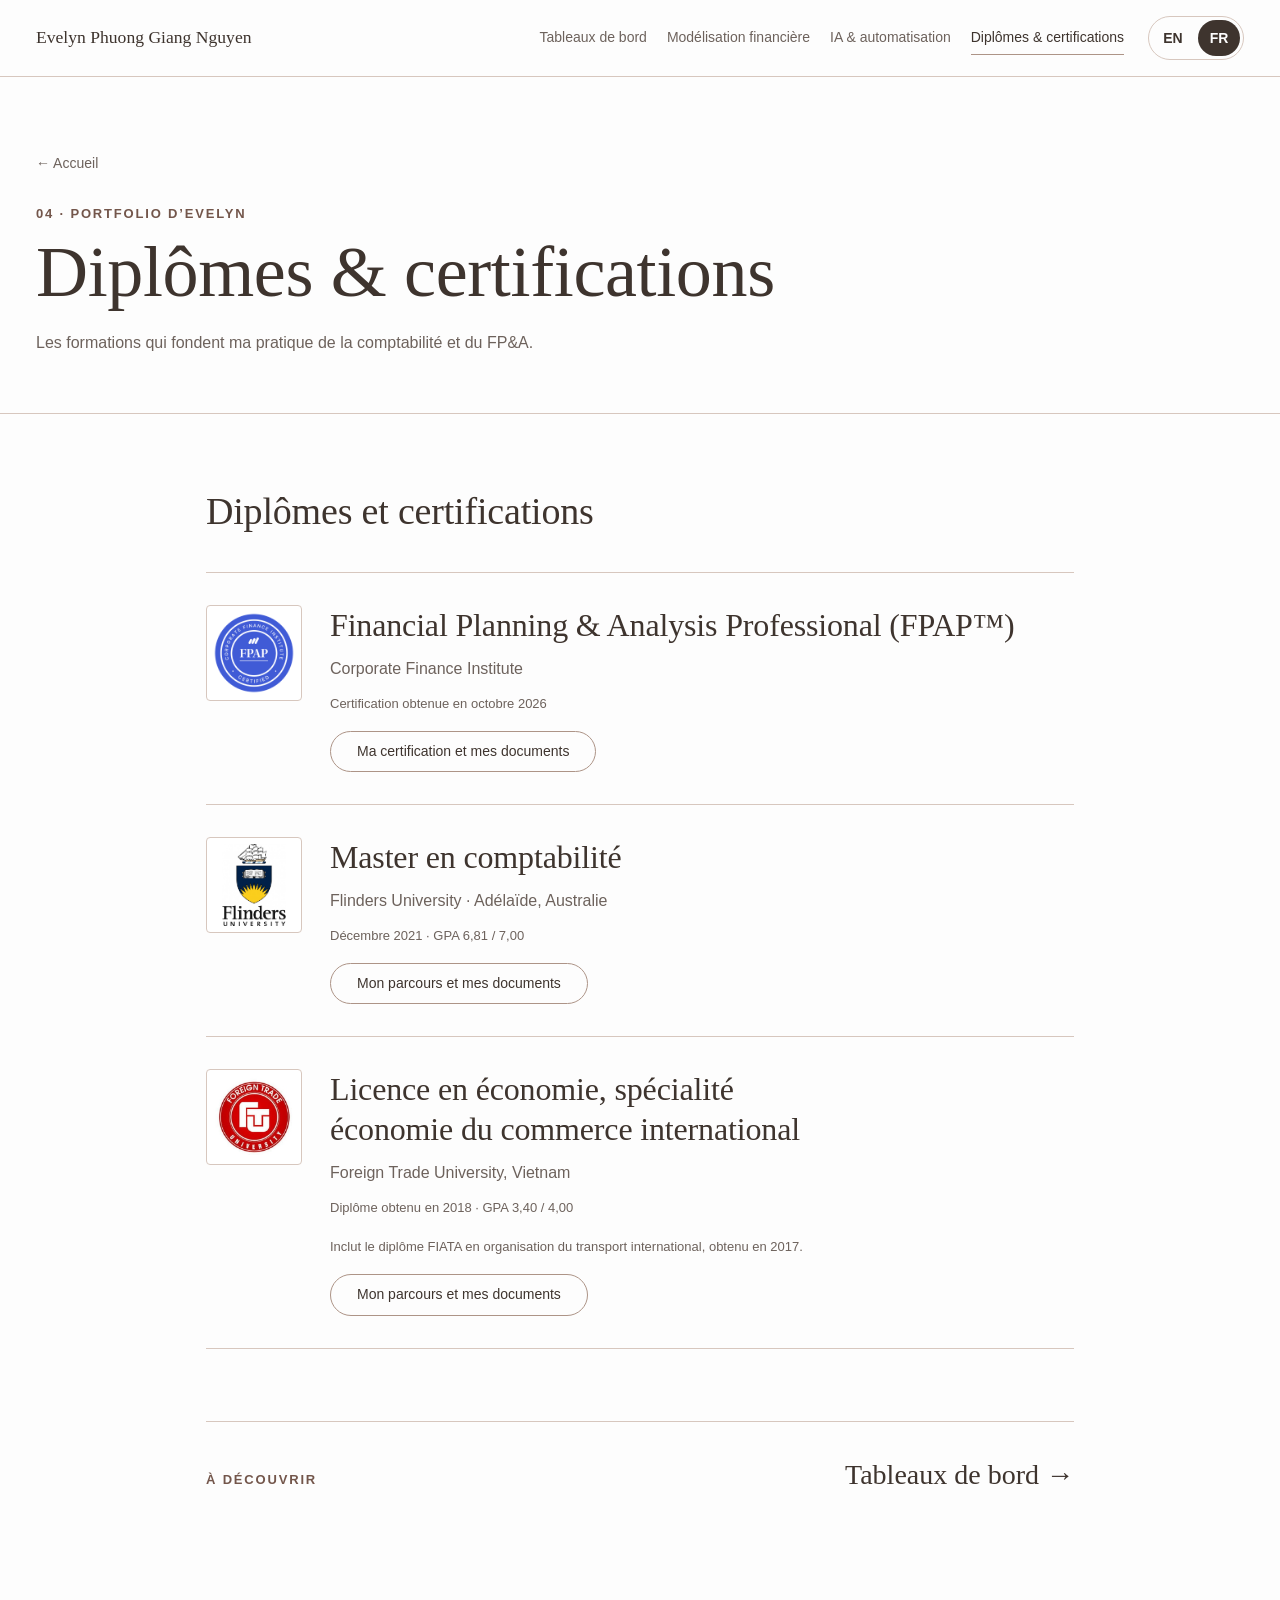
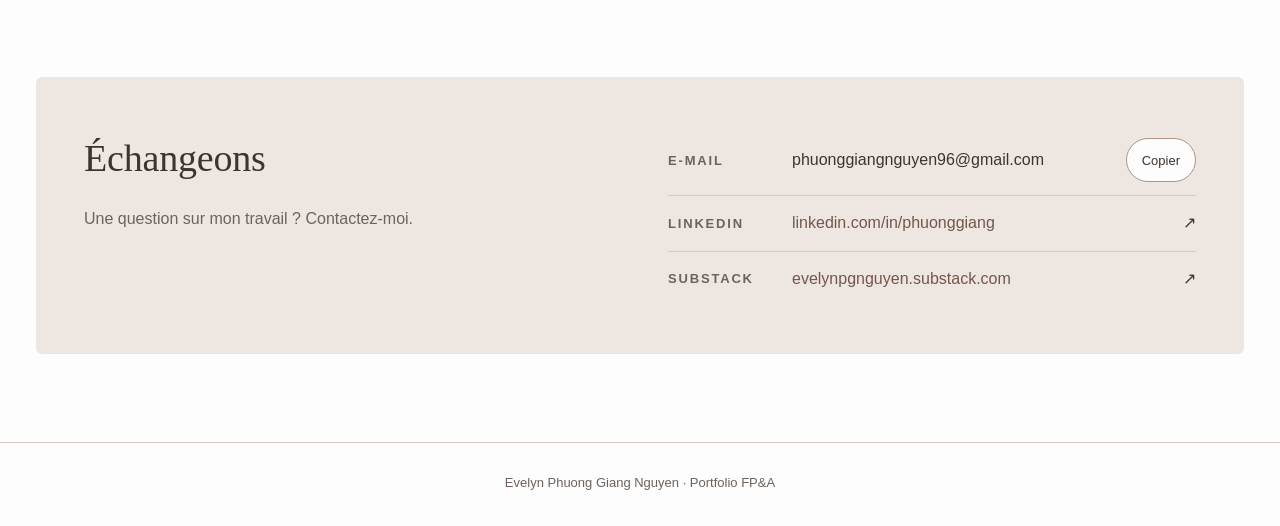
<file: fr/degrees.html>
<!DOCTYPE html>
<html lang="fr"><head><meta charset="utf-8"><meta content="width=device-width, initial-scale=1" name="viewport">
<title>Diplômes &amp; certifications · Evelyn Nguyen</title>
<link href="../assets/style.css?v=80a076e0e6ce" rel="stylesheet">
<link href="https://evelyn-pg-nguyen.github.io/fr/degrees.html" rel="canonical"><link href="https://evelyn-pg-nguyen.github.io/degrees.html" hreflang="en" rel="alternate"><link href="https://evelyn-pg-nguyen.github.io/fr/degrees.html" hreflang="fr" rel="alternate"></head><body><a class="skip" href="#main">Aller au contenu</a>
<nav aria-label="Navigation principale" class="nav"><div class="wrap"><a class="brand" href="index.html">Evelyn Phuong Giang Nguyen</a><ul><li><a href="dashboards.html">Tableaux de bord</a></li><li><a href="modeling.html">Modélisation financière</a></li><li><a href="ai-automation.html">IA &amp; automatisation</a></li><li><a aria-current="page" href="degrees.html">Diplômes &amp; certifications</a></li></ul><div aria-label="Langue" class="language"><a aria-label="English" href="../degrees.html" hreflang="en" lang="en">EN</a><a aria-current="true" aria-label="Français" href="degrees.html" hreflang="fr" lang="fr">FR</a></div></div></nav><header class="page-head"><div class="wrap"><a class="back" href="index.html">← Accueil</a>
<p class="label">04 · Portfolio d’Evelyn</p><h1>Diplômes &amp; certifications</h1><p class="lead">Les formations qui fondent ma pratique de la comptabilité et du FP&amp;A.</p></div></header>
<main class="page" id="main"><div class="wrap narrow">
<section class="edu"><h2 class="credential-list-title">Diplômes et certifications</h2><ul class="credential-list"><li class="credential-card"><img alt="CFI FPAP Certified badge" class="credential-logo" height="96" src="../assets/fpap-badge.png" width="96"><div class="credential-summary"><h3>Financial Planning &amp; Analysis Professional (FPAP™)</h3><p class="school">Corporate Finance Institute</p><p class="credential-meta">Certification obtenue en octobre 2026</p><button aria-controls="fpap-dialog" aria-haspopup="dialog" class="btn" data-degree-open="fpap-dialog" type="button">Ma certification et mes documents</button></div></li><li class="credential-card"><img alt="Flinders University logo" class="credential-logo" height="96" src="../assets/flinders-logo.png" width="96"><div class="credential-summary"><h3>Master en comptabilité</h3><p class="school">Flinders University · Adélaïde, Australie</p><p class="credential-meta">Décembre 2021 · GPA 6,81 / 7,00</p><button aria-controls="master-dialog" aria-haspopup="dialog" class="btn" data-degree-open="master-dialog" type="button">Mon parcours et mes documents</button></div></li><li class="credential-card"><img alt="Foreign Trade University logo" class="credential-logo" height="96" src="../assets/ftu-logo.png" width="96"><div class="credential-summary"><h3>Licence en économie, spécialité économie du commerce international</h3><p class="school">Foreign Trade University, Vietnam</p><p class="credential-meta">Diplôme obtenu en 2018 · GPA 3,40 / 4,00</p><p class="credential-related">Inclut le diplôme FIATA en organisation du transport international, obtenu en 2017.</p><button aria-controls="bachelor-dialog" aria-haspopup="dialog" class="btn" data-degree-open="bachelor-dialog" type="button">Mon parcours et mes documents</button></div></li></ul></section>
<div class="next"><span class="label">À découvrir</span><a href="dashboards.html">Tableaux de bord →</a></div></div></main>
<section class="talk" id="contact"><div class="wrap"><div class="contact">
<div><h2>Échangeons</h2><p>Une question sur mon travail ? Contactez-moi.</p></div>
<div class="links">
<div class="link"><span class="lbl">E-mail</span><span class="val" id="email">phuonggiangnguyen96@gmail.com</span><button class="copy" id="copy-email" type="button">Copier</button></div>
<div class="link"><span class="lbl">LinkedIn</span><a class="val" href="https://www.linkedin.com/in/phuonggiang/" rel="noopener" target="_blank">linkedin.com/in/phuonggiang</a><span aria-hidden="true">↗</span></div>
<div class="link"><span class="lbl">Substack</span><a class="val" href="https://evelynpgnguyen.substack.com" rel="noopener" target="_blank">evelynpgnguyen.substack.com</a><span aria-hidden="true">↗</span></div>
</div></div></div></section>
<footer><div class="wrap">Evelyn Phuong Giang Nguyen · Portfolio FP&amp;A</div></footer>
<script>

const cb=document.getElementById("copy-email");
if(cb)cb.addEventListener("click",()=>{const el=document.getElementById("email");
const sel=()=>{const r=document.createRange();r.selectNodeContents(el);const s=getSelection();s.removeAllRanges();s.addRange(r);cb.textContent="Sélectionné";};
try{navigator.clipboard.writeText(el.textContent).then(()=>cb.textContent="Copié",sel);}catch(_){sel();}
setTimeout(()=>cb.textContent="Copier",1600);});
</script>
<dialog aria-labelledby="fpap-title" class="degree-dialog" id="fpap-dialog">
<div class="degree-dialog-head"><div class="credential-heading"><img alt="CFI FPAP Certified badge" class="credential-logo" height="96" src="../assets/fpap-badge.png" width="96"><div><p class="label">Corporate Finance Institute</p><h2 id="fpap-title">Financial Planning &amp; Analysis Professional (FPAP™)</h2><p class="credential-meta">Certification obtenue en octobre 2026</p></div></div><button autofocus="" class="close" data-degree-close="" type="button">Fermer</button></div>
<div class="degree-dialog-grid"><div class="degree-story"><section><h3>Mon parcours</h3><p>J’ai commencé la certification FPAP après être passée de la comptabilité au FP&amp;A. Il m’a fallu près de huit mois pour la terminer, mais je n’étais pas vraiment pressée. Mon objectif n’était pas simplement d’obtenir un certificat de plus. Je cherchais une formation structurée à confronter à mon travail quotidien pour mieux identifier mes lacunes.</p></section><section><h3>Ce que j’ai appris</h3><p>Le programme couvrait la budgétisation, les prévisions, l’analyse des écarts, la modélisation financière, la présentation des données sous forme de récit et la prise de décision en entreprise. Il abordait aussi des sujets plus techniques, comme les prévisions fondées sur les facteurs d’activité, l’analyse de données dans Excel et le VBA. Même si j’utilise davantage Python aujourd’hui, je pense qu’il reste utile de comprendre des alternatives comme le VBA.</p></section><section><h3>Ce que j’en retiens</h3><p>Je pensais devoir apprendre à construire des modèles plus complexes. Au contraire, cette formation a changé ma façon de voir la modélisation. Un bon modèle ne doit pas décourager les utilisateurs par sa complexité. Il doit être suffisamment intuitif pour qu’une autre personne puisse le comprendre et le maintenir sans que l’on ait à lui expliquer chaque étape. Les hypothèses doivent être claires, la logique reliée aux facteurs qui influencent l’activité, et les résultats utiles à la prise de décision.</p></section><section><h3>Comment je l’applique aujourd’hui</h3><p>J’en applique une grande partie directement dans mon travail, des budgets et prévisions de trésorerie à l’analyse des écarts et au reporting de gestion. Le principal changement est que je réfléchis davantage à la structure avant de commencer à construire un modèle, en gardant les hypothèses visibles, la logique cohérente et les résultats faciles à comprendre.</p><p>Pour moi, le certificat est utile, mais ce qui compte davantage, c’est que ce que j’ai appris se retrouve déjà dans ma façon de travailler.</p></section></div>
<section aria-labelledby="fpap-documents-title" class="degree-documents"><h3 id="fpap-documents-title">Documents</h3><div aria-labelledby="fpap-documents-title" class="doc-choices" role="group"><button aria-pressed="true" class="doc-choice" data-link-label="Ouvrir sur Google Drive ↗" data-preview="https://drive.google.com/file/d/1cH8QPcAdd9mz_LzL8Gj4fwmN3MV0ObJj/preview" data-story="" data-url="https://drive.google.com/file/d/1cH8QPcAdd9mz_LzL8Gj4fwmN3MV0ObJj/view?usp=drive_link" type="button">Certificat</button><button aria-pressed="false" class="doc-choice" data-link-label="Ouvrir sur Google Drive ↗" data-preview="https://drive.google.com/file/d/1EswSpP51C68Pdt9dWzHH20TFXeeeKEvr/preview" data-story="" data-url="https://drive.google.com/file/d/1EswSpP51C68Pdt9dWzHH20TFXeeeKEvr/view?usp=drive_link" type="button">Relevé de formation</button><button aria-pressed="false" class="doc-choice" data-link-label="Ouvrir sur CFI ↗" data-preview="https://credentials.corporatefinanceinstitute.com/embed/a7a817b8-fab4-446d-815f-c61d94f19715" data-story="" data-url="https://credentials.corporatefinanceinstitute.com/embed/a7a817b8-fab4-446d-815f-c61d94f19715" type="button">Certification officielle CFI</button></div>
<iframe allow="fullscreen" allowfullscreen="" class="document-preview" title="Certificat"></iframe>
<a class="open degree-document-link" href="https://drive.google.com/file/d/1cH8QPcAdd9mz_LzL8Gj4fwmN3MV0ObJj/view?usp=drive_link" rel="noopener" target="_blank">Ouvrir sur Google Drive ↗</a><p class="preview-help">Si l’aperçu ne s’affiche pas, utilisez le lien ci-dessus pour ouvrir le document.</p><section class="official-record"><h3>Vérification officielle</h3><a href="https://credentials.corporatefinanceinstitute.com/embed/a7a817b8-fab4-446d-815f-c61d94f19715" rel="noopener" target="_blank">Consulter la certification délivrée par CFI ↗</a></section></section></div></dialog>
<dialog aria-labelledby="master-title" class="degree-dialog" id="master-dialog">
<div class="degree-dialog-head"><div class="credential-heading"><img alt="Flinders University logo" class="credential-logo" height="96" src="../assets/flinders-logo.png" width="96"><div><p class="label">Flinders University · Adélaïde, Australie</p><h2 id="master-title">Master en comptabilité</h2><p class="credential-meta">Décembre 2021 · GPA 6,81 / 7,00</p></div></div><button autofocus="" class="close" data-degree-close="" type="button">Fermer</button></div>
<div class="degree-dialog-grid"><div class="degree-story"><section><h3>Mon parcours</h3><p>J’ai obtenu mon Master of Accounting à Flinders University, en Australie. À cette époque, je souhaitais renforcer mes bases techniques en finance et en comptabilité, notamment en matière de normes IFRS (International Financial Reporting Standards).</p></section><section><h3>Ce que j’ai appris</h3><p>Ce diplôme m’a donné de solides bases en comptabilité, mais m’a aussi aidée à comprendre sa nature et sa finalité. L’une des premières choses que j’ai apprises est que la comptabilité sert avant tout à aider les parties prenantes à prendre des décisions.</p></section><section><h3>Ce que j’en retiens</h3><p>Ce qui m’a le plus marquée n’est pas une matière en particulier. Je peux oublier certains domaines que j’utilise peu, comme des règles IFRS spécifiques au secteur bancaire. Mais l’habitude de chercher à comprendre d’où vient un chiffre, au lieu de simplement accepter le rapport final, m’accompagne encore aujourd’hui.</p></section><section><h3>Comment je l’applique aujourd’hui</h3><p>Cet état d’esprit reste très pertinent dans mon travail en FP&amp;A. Avant de faire une prévision, de construire un modèle ou d’expliquer un écart, je cherche généralement à vérifier que les données comptables sous-jacentes sont cohérentes. Cela m’aide à relier les détails des transactions à une vision plus globale de l’entreprise.</p></section><figure class="master-photo" style="margin:28px 0 0"><img src="../assets/flinders-group-photo.jpg" alt="Photo de groupe devant Flinders University" width="2048" height="1365" loading="lazy" decoding="async" style="display:block;width:100%;height:auto;border-radius:6px"></figure></div>
<section aria-labelledby="master-documents-title" class="degree-documents"><h3 id="master-documents-title">Documents</h3><div aria-labelledby="master-documents-title" class="doc-choices" role="group"><button aria-pressed="true" class="doc-choice" data-link-label="Ouvrir sur Google Drive ↗" data-preview="https://drive.google.com/file/d/1-4Wf-fJ9zT1fBuOEBQgqJW-OuJDer8CG/preview" data-story="" data-url="https://drive.google.com/file/d/1-4Wf-fJ9zT1fBuOEBQgqJW-OuJDer8CG/view?usp=drive_link" type="button">Diplôme de master · Flinders</button><button aria-pressed="false" class="doc-choice" data-link-label="Ouvrir sur Google Drive ↗" data-preview="https://drive.google.com/file/d/1V_amrJO0p6jQIaNt3quAubRMqif1lVEq/preview" data-story="" data-url="https://drive.google.com/file/d/1V_amrJO0p6jQIaNt3quAubRMqif1lVEq/view?usp=drive_link" type="button">Document ENIC-NARIC France</button></div>
<iframe allow="fullscreen" allowfullscreen="" class="document-preview" title="Diplôme de master · Flinders"></iframe>
<a class="open degree-document-link" href="https://drive.google.com/file/d/1-4Wf-fJ9zT1fBuOEBQgqJW-OuJDer8CG/view?usp=drive_link" rel="noopener" target="_blank">Ouvrir sur Google Drive ↗</a><p class="preview-help">Si l’aperçu ne s’affiche pas, utilisez le lien ci-dessus pour ouvrir le document.</p><section class="official-record"><h3>Le dossier officiel<br><span class="official-record-subtitle">Publié sur My eQuals par Flinders University</span></h3><p>Master of Accounting · Flinders University, Adélaïde · Décembre 2021</p><ul><li><a href="https://www.myequals.net/sharelink/623d6c29-7891-4f94-8828-aa5320c8e53b/cdd74a2a-c770-4f42-ad9f-bce83b7482f8" rel="noopener" target="_blank">Testamur ↗</a></li><li><a href="https://www.myequals.net/sharelink/9ca36122-b876-4d00-8fc3-689b70543598/b5bcf76e-c82b-4024-bd37-063238cdff18" rel="noopener" target="_blank">MAcc ↗</a></li><li><a href="https://www.myequals.net/sharelink/ed75e9ec-594e-4cb9-be70-5e1926a0e9aa/dbfc8373-d6e4-4c72-9fe0-13dd04edc470" rel="noopener" target="_blank">Relevé de notes ↗</a></li></ul></section></section></div></dialog>
<dialog aria-labelledby="bachelor-title" class="degree-dialog" id="bachelor-dialog">
<div class="degree-dialog-head"><div class="credential-heading"><img alt="Foreign Trade University logo" class="credential-logo" height="96" src="../assets/ftu-logo.png" width="96"><div><p class="label">Foreign Trade University, Vietnam</p><h2 id="bachelor-title">Licence en économie, spécialité économie du commerce international</h2><p class="credential-meta">Diplôme obtenu en 2018 · GPA 3,40 / 4,00</p></div></div><button autofocus="" class="close" data-degree-close="" type="button">Fermer</button></div>
<div class="degree-dialog-grid"><div class="degree-story"><div data-credential-story="bachelor"><h3 class="story-credential-title">Licence en économie, spécialité économie du commerce international</h3><section><h3>Mon parcours</h3><p>C’était mon premier choix de parcours professionnel. À 18 ans, je pensais vouloir travailler dans le commerce international, l’import et l’export. Pour être honnête, j’ai aussi choisi cette formation parce qu’elle était l’une des plus sélectives à l’époque, ce qui a réveillé mon esprit de compétition.</p></section><section><h3>Ce que j’ai appris</h3><p>Tout ce que j’ai appris n’est pas directement lié à ce que je fais aujourd’hui, mais ce diplôme a posé les premières bases de ma compréhension de l’entreprise. J’ai acquis des notions dans différentes fonctions, des ventes et du marketing à la comptabilité, à la finance et aux ressources humaines, tout en approfondissant le commerce international : opérations d’import-export, logistique, transport, Incoterms, assurance et documents commerciaux.</p><p>Mes cours reflétaient cette diversité : marketing, comptabilité et finance, mais aussi transactions commerciales internationales, logistique et transport international, assurance et gestion des risques, et finance internationale.</p><p>En parallèle, j’ai également obtenu le diplôme FIATA en organisation du transport international en 2017. Il m’a donné une compréhension plus concrète du transit, du transport, des douanes, de la documentation et de la manière dont les marchandises circulent réellement d’un pays à l’autre.</p></section><section><h3>Ce que j’en retiens</h3><p>J’ai appris tellement de choses que je ne me souviens certainement plus de tout aujourd’hui. Mais certains détails très précis me restent en mémoire : les règles de conduite et de repos dans le transport routier, la manière dont les conteneurs sont disposés et arrimés sur un navire, ce qui se passe lorsqu’une expédition arrive sans les documents nécessaires, ou encore le transfert des responsabilités et des risques entre acheteur et vendeur selon les conditions de livraison.</p><p>Ces détails peuvent sembler très éloignés du FP&amp;A, mais ils m’ont appris qu’il y a toujours une réalité opérationnelle derrière un chiffre.</p></section><section><h3>Comment je l’applique aujourd’hui</h3><p>Je n’ai pas besoin de toutes ces connaissances dans mon poste actuel, mais je reste à l’aise pour participer à une discussion sur le choix d’un Incoterm, examiner les conditions de livraison d’un contrat d’achat ou comprendre où se situent les risques liés au transport et à l’assurance des marchandises.</p><p>Je ne suis probablement plus l’experte en logistique autour de la table, mais j’en sais assez pour poser les bonnes questions et comprendre ce dont parle l’équipe opérationnelle. Pour moi, savoir ce que l’on sait et ce que l’on ne sait pas est très important.</p></section></div></div>
<section aria-labelledby="bachelor-documents-title" class="degree-documents"><h3 id="bachelor-documents-title">Documents</h3><div aria-labelledby="bachelor-documents-title" class="doc-choices" role="group"><button aria-pressed="true" class="doc-choice" data-link-label="Ouvrir sur Google Drive ↗" data-preview="https://drive.google.com/file/d/1T4CYW6fKjPu8aCt5KLvuqjgL5GI58ZQt/preview" data-story="bachelor" data-url="https://drive.google.com/file/d/1T4CYW6fKjPu8aCt5KLvuqjgL5GI58ZQt/view?usp=drive_link" type="button">Diplôme de licence</button><button aria-pressed="false" class="doc-choice" data-link-label="Ouvrir sur Google Drive ↗" data-preview="https://drive.google.com/file/d/1i-_TYuOTsEOWM7yMLlB_s8h826r2eZuq/preview" data-story="bachelor" data-url="https://drive.google.com/file/d/1i-_TYuOTsEOWM7yMLlB_s8h826r2eZuq/view?usp=drive_link" type="button">Diplôme FIATA</button></div>
<iframe allow="fullscreen" allowfullscreen="" class="document-preview" title="Diplôme de licence"></iframe>
<a class="open degree-document-link" href="https://drive.google.com/file/d/1T4CYW6fKjPu8aCt5KLvuqjgL5GI58ZQt/view?usp=drive_link" rel="noopener" target="_blank">Ouvrir sur Google Drive ↗</a><p class="preview-help">Si l’aperçu ne s’affiche pas, utilisez le lien ci-dessus pour ouvrir le document.</p><section class="official-record"><a href="https://drive.google.com/file/d/1i-_TYuOTsEOWM7yMLlB_s8h826r2eZuq/view?usp=drive_link" rel="noopener" target="_blank">Certificat FIATA ↗</a></section></section></div></dialog>
<script defer src="../assets/degree.js"></script>
</body></html>
</file>
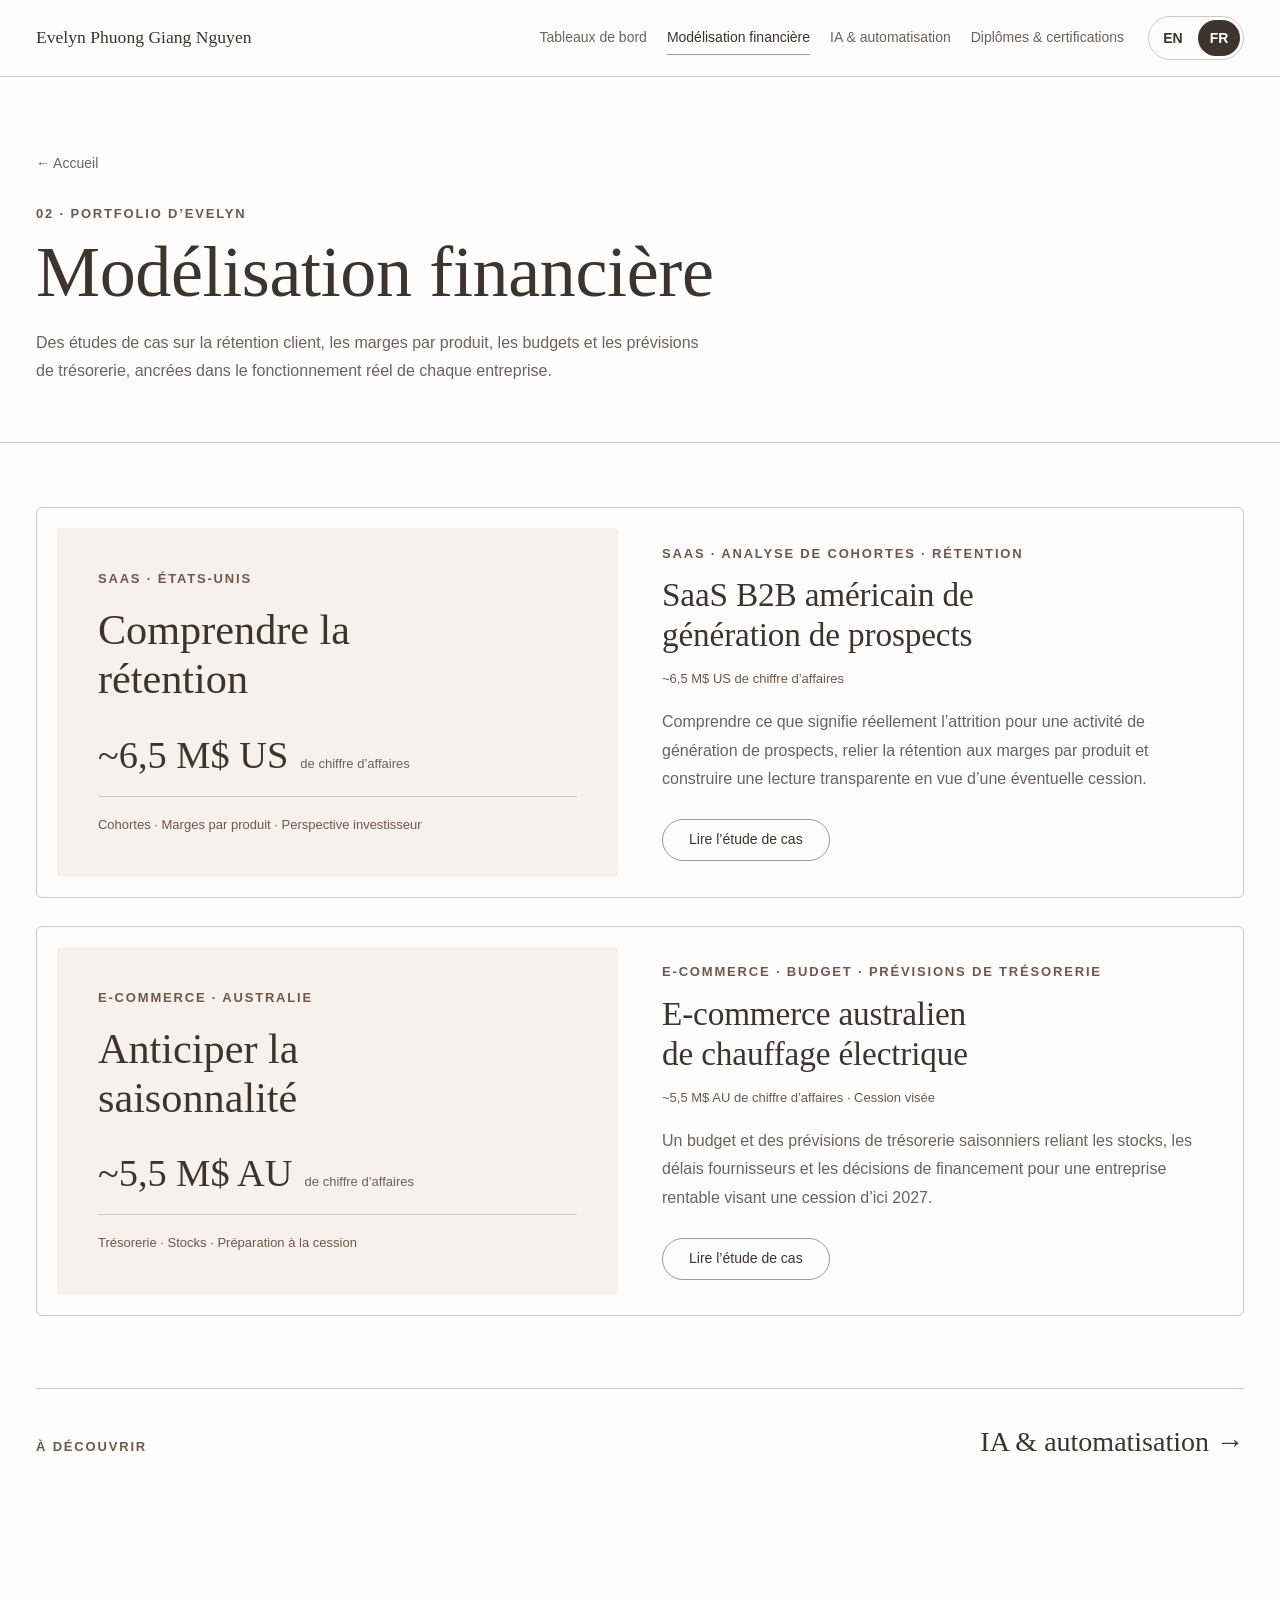
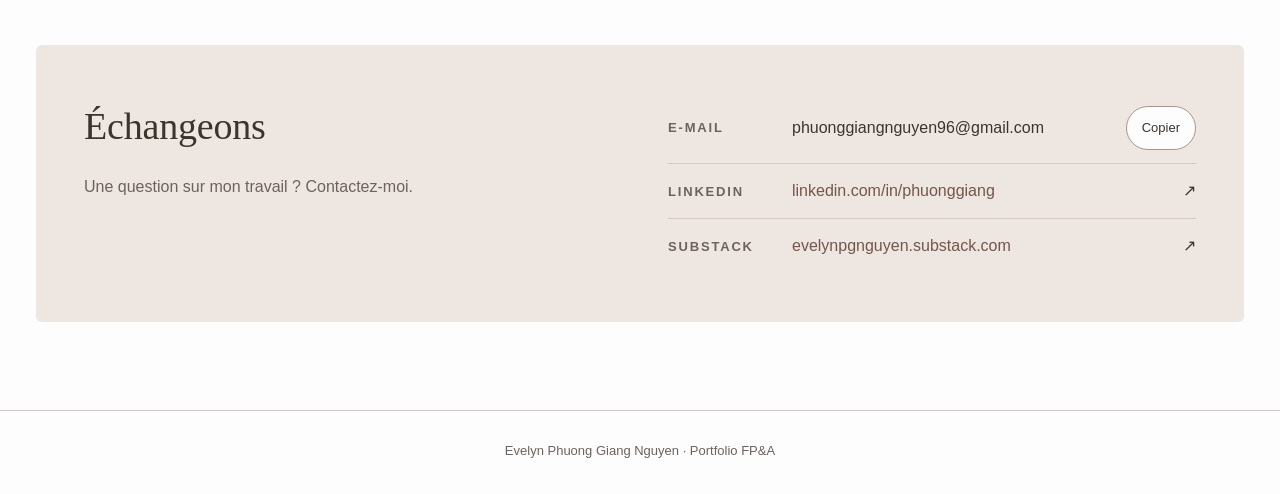
<file: fr/modeling.html>
<!DOCTYPE html>
<html lang="fr"><head><meta charset="utf-8"><meta name="viewport" content="width=device-width, initial-scale=1">
<title>Modélisation financière · Evelyn Nguyen</title>
<link rel="stylesheet" href="../assets/style.css?v=80a076e0e6ce">
<link rel="canonical" href="https://evelyn-pg-nguyen.github.io/fr/modeling.html"><link rel="alternate" hreflang="en" href="https://evelyn-pg-nguyen.github.io/modeling.html"><link rel="alternate" hreflang="fr" href="https://evelyn-pg-nguyen.github.io/fr/modeling.html"><link rel="stylesheet" href="../assets/modeling.css?v=1"></head><body><a class="skip" href="#main">Aller au contenu</a>
<nav class="nav" aria-label="Navigation principale"><div class="wrap"><a class="brand" href="index.html">Evelyn Phuong Giang Nguyen</a><ul><li><a href="dashboards.html">Tableaux de bord</a></li><li><a href="modeling.html" aria-current="page">Modélisation financière</a></li><li><a href="ai-automation.html">IA &amp; automatisation</a></li><li><a href="degrees.html">Diplômes &amp; certifications</a></li></ul><div class="language" aria-label="Langue"><a href="../modeling.html" lang="en" hreflang="en" aria-label="English">EN</a><a href="modeling.html" lang="fr" hreflang="fr" aria-label="Français" aria-current="true">FR</a></div></div></nav><header class="page-head"><div class="wrap"><a class="back" href="index.html">← Accueil</a>
  <p class="label">02 · Portfolio d’Evelyn</p><h1>Modélisation financière</h1><p class="lead">Des études de cas sur la rétention client, les marges par produit, les budgets et les prévisions de trésorerie, ancrées dans le fonctionnement réel de chaque entreprise.</p></div></header>
<main class="page" id="main"><div class="wrap"><div class="projects" id="projects"><article class="card case-card" id="saas"><div class="model-cover"><p class="label">SaaS · États-Unis</p><strong>Comprendre la rétention</strong><div class="model-scale"><span>~6,5 M$ US</span><small>de chiffre d’affaires</small></div><p class="model-cover-note">Cohortes · Marges par produit · Perspective investisseur</p></div><div class="card-body"><p class="label">SaaS · Analyse de cohortes · Rétention</p><h3>SaaS B2B américain de génération de prospects</h3><p class="model-meta">~6,5 M$ US de chiffre d’affaires</p><p class="sum">Comprendre ce que signifie réellement l’attrition pour une activité de génération de prospects, relier la rétention aux marges par produit et construire une lecture transparente en vue d’une éventuelle cession.</p><div class="card-foot"><button class="btn" type="button" data-case-open="model-saas" aria-controls="model-saas" aria-haspopup="dialog">Lire l’étude de cas</button></div></div></article><article class="card case-card" id="ecommerce"><div class="model-cover"><p class="label">E-Commerce · Australie</p><strong>Anticiper la saisonnalité</strong><div class="model-scale"><span>~5,5 M$ AU</span><small>de chiffre d’affaires</small></div><p class="model-cover-note">Trésorerie · Stocks · Préparation à la cession</p></div><div class="card-body"><p class="label">E-Commerce · Budget · Prévisions de trésorerie</p><h3>E-commerce australien de chauffage électrique</h3><p class="model-meta">~5,5 M$ AU de chiffre d’affaires · Cession visée</p><p class="sum">Un budget et des prévisions de trésorerie saisonniers reliant les stocks, les délais fournisseurs et les décisions de financement pour une entreprise rentable visant une cession d’ici 2027.</p><div class="card-foot"><button class="btn" type="button" data-case-open="model-ecommerce" aria-controls="model-ecommerce" aria-haspopup="dialog">Lire l’étude de cas</button></div></div></article></div><div class="next"><span class="label">À découvrir</span><a href="ai-automation.html">IA &amp; automatisation →</a></div></div></main>
<section class="talk" id="contact"><div class="wrap"><div class="contact">
  <div><h2>Échangeons</h2><p>Une question sur mon travail ? Contactez-moi.</p></div>
  <div class="links">
    <div class="link"><span class="lbl">E-mail</span><span class="val" id="email">phuonggiangnguyen96@gmail.com</span><button class="copy" type="button" id="copy-email">Copier</button></div>
    <div class="link"><span class="lbl">LinkedIn</span><a class="val" href="https://www.linkedin.com/in/phuonggiang/" target="_blank" rel="noopener">linkedin.com/in/phuonggiang</a><span aria-hidden="true">↗</span></div>
    <div class="link"><span class="lbl">Substack</span><a class="val" href="https://evelynpgnguyen.substack.com" target="_blank" rel="noopener">evelynpgnguyen.substack.com</a><span aria-hidden="true">↗</span></div>
  </div></div></div></section>
<footer><div class="wrap">Evelyn Phuong Giang Nguyen · Portfolio FP&amp;A</div></footer>
<script>

const cb=document.getElementById("copy-email");
if(cb)cb.addEventListener("click",()=>{const el=document.getElementById("email");
const sel=()=>{const r=document.createRange();r.selectNodeContents(el);const s=getSelection();s.removeAllRanges();s.addRange(r);cb.textContent="Sélectionné";};
try{navigator.clipboard.writeText(el.textContent).then(()=>cb.textContent="Copié",sel);}catch(_){sel();}
setTimeout(()=>cb.textContent="Copier",1600);});
</script>
<dialog class="degree-dialog case-dialog model-dialog" id="model-saas" aria-labelledby="model-saas-title"><div class="degree-dialog-head case-dialog-head"><div><p class="label">SaaS · ~6,5 M$ US de chiffre d’affaires</p><h2 id="model-saas-title">SaaS B2B américain de génération de prospects</h2></div><button class="close" type="button" data-case-close="">Fermer</button></div><div class="degree-dialog-grid case-layout"><div class="case-information"><section class="case-section"><h3>Le client et son objectif</h3><p>Il s’agit d’une entreprise de génération de prospects par abonnement, proposant de la prospection téléphonique et des campagnes omnicanales par e-mail, LinkedIn et d’autres canaux.</p><p>Le fondateur gère bien son entreprise et souhaite garder la possibilité de la vendre à l’avenir. Notre rôle est de garantir une comptabilité fiable, mais aussi de comprendre sa performance réelle et de la présenter d’une manière adaptée à ce modèle particulier, plutôt que de nous appuyer uniquement sur les indicateurs SaaS habituels.</p></section><section class="case-section"><h3>Le défi</h3><p>Ce qui est intéressant, c’est que cette activité ne fonctionne pas comme une entreprise SaaS classique.</p><p>Sur le papier, l’attrition et la valeur vie client (LTV) peuvent sembler assez mauvaises, car beaucoup de clients partent après environ 4 à 5 mois. Pourtant, le service est conçu pour produire des résultats assez rapidement, généralement dès les premiers mois. Si la campagne du client ne fonctionne pas, celui-ci peut arrêter même lorsque le service a été fourni comme prévu.</p><p>La question était donc de savoir si le taux d’attrition standard racontait vraiment toute l’histoire.</p></section><section class="case-section"><h3>Ce que j’ai fait</h3><p>J’ai d’abord construit une analyse de cohortes, d’attrition et de rétention pour confronter l’hypothèse du fondateur aux données clients réelles.</p><p>J’ai ensuite détaillé cette analyse par produit et l’ai reliée aux marges de chaque produit. Cela nous a permis de voir non seulement quels produits généraient le plus de chiffre d’affaires, mais aussi lesquels fidélisaient les clients plus longtemps et dégageaient de meilleures marges.</p><p>Pour la présentation aux investisseurs, j’ai également créé une vue de rétention ajustée avec un seuil de 3 mois, en complément de l’analyse standard de l’attrition. L’idée n’était pas de masquer les départs, mais de distinguer les clients partis avant que le service ait eu suffisamment de temps pour démontrer sa valeur de ceux partis après.</p></section><section class="case-section"><h3>Pourquoi c’est important</h3><p>Ce projet m’a rappelé qu’un indicateur n’est utile que si l’on comprend ce qu’il y a derrière.</p><p>Que le fondateur finisse par vendre son entreprise ou poursuive sa croissance, le point de départ reste le même : une comptabilité fiable, des définitions cohérentes et une vision claire du fonctionnement réel de l’activité.</p><p>Je ne pense pas qu’il faille faire entrer toutes les entreprises dans le même modèle SaaS. Mais si nous adoptons une autre lecture, sa logique doit être transparente et étayée par les données.</p></section></div><aside class="case-resources" aria-label="En bref"><section class="case-section"><h3>Le contexte en bref</h3><dl class="model-facts"><div><dt>Modèle économique</dt><dd>Génération de prospects par abonnement</dd></div><div><dt>Contexte commercial</dt><dd>Possibilité d’une cession future</dd></div><div><dt>Angle d’analyse</dt><dd>Attrition standard et rétention ajustée avec un seuil de 3 mois</dd></div></dl></section><section class="case-section"><h3>Axes de modélisation</h3><ul><li>Cohortes clients, attrition et rétention</li><li>Rétention et marges par produit</li><li>Définitions transparentes pour les investisseurs</li></ul></section></aside></div></dialog><dialog class="degree-dialog case-dialog model-dialog" id="model-ecommerce" aria-labelledby="model-ecommerce-title"><div class="degree-dialog-head case-dialog-head"><div><p class="label">E-Commerce · ~5,5 M$ AU de chiffre d’affaires</p><h2 id="model-ecommerce-title">E-commerce australien de chauffage électrique</h2></div><button class="close" type="button" data-case-close="">Fermer</button></div><div class="degree-dialog-grid case-layout"><div class="case-information"><section class="case-section"><h3>Le client et son objectif</h3><p>Il s’agit d’une entreprise D2C et B2B qui importe des radiateurs électriques haut de gamme et les vend sur Shopify ainsi que par un vaste réseau d’architectes en Australie. Le propriétaire vise une cession d’ici 2027.</p><p>L’activité est fortement saisonnière. La majeure partie du chiffre d’affaires est réalisée pendant l’hiver australien, alors que les coûts continuent toute l’année. Le propriétaire applique également une approche « profit-first », en réservant 4 % du chiffre d’affaires mensuel comme bénéfice pour lui-même.</p></section><section class="case-section"><h3>Le défi</h3><p>C’est probablement l’une des prévisions les plus difficiles sur lesquelles je travaille, car plusieurs problèmes se présentent en même temps.</p><p>D’abord, l’entreprise génère l’essentiel de sa trésorerie en hiver, mais doit aussi utiliser cette trésorerie pour traverser les mois d’été plus calmes.</p><p>Ensuite, les radiateurs sont encombrants et coûteux à stocker. Avec un délai fournisseur d’environ quatre mois, une erreur de prévision des stocks peut coûter très cher.</p><p>Enfin, en basse saison, la trésorerie peut devenir très tendue alors que les salaires et les autres coûts fixes ne disparaissent pas. L’allocation de 4 % au bénéfice du propriétaire renforce cette tension lorsque les charges dépassent déjà le chiffre d’affaires.</p></section><section class="case-section"><h3>Ce que j’ai fait</h3><p>Avec mon équipe, nous avons construit un budget détaillé et des prévisions de trésorerie tenant compte de la saisonnalité de l’activité.</p><p>Le modèle ne servait pas simplement à constater si le mois était au-dessus ou en dessous du budget. Nous l’utilisions pour éclairer des décisions concrètes : quand mobiliser la ligne de crédit, quels paiements fournisseurs pourraient éventuellement être décalés et quel volume de stocks l’entreprise pouvait financer.</p><p>Nous avons également modélisé des produits à saisonnalité complémentaire, comme les ventilateurs de plafond, pour voir s’ils pouvaient réduire le creux de chiffre d’affaires en été. Il fallait toutefois tenir compte du projet de cession du propriétaire, qui ne dispose pas forcément d’un temps illimité pour attendre le retour sur investissement.</p></section><section class="case-section"><h3>Pourquoi c’est important</h3><p>L’entreprise est rentable, mais la rentabilité seule ne signifie pas que son fonctionnement opérationnel est sain.</p><p>Ce que ce client continue de m’apprendre, c’est qu’il faut d’abord construire les fondations. Comprendre la saisonnalité, les stocks, le cycle de trésorerie et les contraintes opérationnelles avant de prendre une décision plus importante sur la croissance ou la cession.</p><p>Le type d’entreprise peut changer, mais pour moi, le travail en FP&amp;A reste le même : comprendre comment l’activité fonctionne réellement, puis veiller à ce que les chiffres racontent cette histoire clairement.</p></section></div><aside class="case-resources" aria-label="En bref"><section class="case-section"><h3>Le contexte en bref</h3><dl class="model-facts"><div><dt>Modèle économique</dt><dd>Chauffage électrique en D2C et B2B</dd></div><div><dt>Cession visée</dt><dd>2027</dd></div><div><dt>Délai fournisseur</dt><dd>Environ quatre mois</dd></div><div><dt>Part réservée au propriétaire</dt><dd>4 % du chiffre d’affaires mensuel</dd></div></dl></section><section class="case-section"><h3>Axes de modélisation</h3><ul><li>Budget saisonnier et prévisions de trésorerie</li><li>Capacité de financement des stocks et paiements fournisseurs</li><li>Besoins en ligne de crédit et produits à saisonnalité complémentaire</li></ul></section></aside></div></dialog><script src="../assets/case-studies.js" defer></script></body></html>
</file>
<file: assets/style.css>
/* Layout: minimal editorial portfolio. Landing = serif name, short intro, numbered index of four pages on a taupe band, contact. Inner pages share the nav and header. Light theme only. */
:root {
  --bg:#FDFDFD; --ink:#3E342E; --muted:#6D625C; --accent:#73564B;
  --band:#C4AFA7; --line:#D7C7BE; --btn-line:#AD9487; --hover:#EEE7E1;
  --surface:#F6F1ED; --chart:#AD9487; --scrim:rgba(62,52,46,.55);
  --shadow:0 18px 40px -28px rgba(62,52,46,.45);
  color-scheme:light;
  --f-display:Georgia,"Times New Roman",serif;
  --f-body:"Segoe UI",Roboto,"Helvetica Neue",Arial,sans-serif;
  --fs-hero:clamp(35px,4.6vw,54px);
  --fs-work:clamp(45px,6.2vw,72px);
  --fs-section:clamp(29px,3.2vw,38px);
  --fs-body:clamp(16px,1.15vw,17px);
  --fs-ui:clamp(14px,1vw,15px);
  --fs-meta:clamp(13px,.95vw,14px);
}
*{box-sizing:border-box}
[hidden]{display:none!important}
img{max-width:100%}
html{scroll-behavior:smooth}
@media (prefers-reduced-motion:reduce){html{scroll-behavior:auto}*{transition:none!important}}
body{margin:0;background:var(--bg);color:var(--ink);font-family:var(--f-body);font-size:var(--fs-body);line-height:1.78}
body.locked{overflow:hidden}
a{color:var(--accent)}
a:focus-visible,button:focus-visible,.card:focus-visible{outline:2px solid var(--accent);outline-offset:3px;border-radius:4px}
.wrap{max-width:1240px;margin:0 auto;padding-left:max(16px,env(safe-area-inset-left,0px));padding-right:max(16px,env(safe-area-inset-right,0px))}
.narrow{max-width:900px}
body::before{content:"";position:fixed;inset:0 0 auto;height:env(safe-area-inset-top,0px);z-index:10;background:var(--bg)}
h1,h2,h3{font-family:var(--f-display);font-weight:400;text-wrap:balance;color:var(--ink);letter-spacing:-.005em}
.label{font-size:var(--fs-meta);font-weight:600;letter-spacing:.14em;text-transform:uppercase;color:var(--accent);margin:0 0 12px;line-height:1.5}

/* Nav */
.nav{position:sticky;top:env(safe-area-inset-top,0px);z-index:10;background:color-mix(in srgb,var(--bg) 94%,transparent);backdrop-filter:blur(8px);border-bottom:1px solid var(--line)}
.nav .wrap{display:flex;align-items:center;justify-content:space-between;gap:10px 28px;padding-block:16px;flex-wrap:wrap}
.brand{font-family:var(--f-display);font-size:1.1rem;text-decoration:none;color:var(--ink)}
.nav ul{display:flex;gap:6px 26px;list-style:none;margin:0;padding:0;flex-wrap:wrap}
.nav ul a{color:var(--muted);text-decoration:none;font-size:var(--fs-ui)}
.nav ul a:hover,.nav ul a[aria-current="page"]{color:var(--ink)}
.nav ul a[aria-current="page"]{border-bottom:1px solid var(--btn-line)}
@media (max-width:760px){.nav .wrap{flex-direction:column;align-items:flex-start}.nav ul{gap:4px 18px}}

/* Landing hero */
.hero .wrap{padding-block:112px 104px;text-align:center}
.hero h1{font-size:var(--fs-hero);line-height:1.15;margin:0 0 28px;text-transform:uppercase;letter-spacing:.06em}
.hero .intro{margin:0 auto;color:var(--muted);max-width:40em}
@media (max-width:760px){.hero .wrap{padding-block:64px 56px}}

/* Numbered index on the taupe band */
.work{background:var(--band)}
.work .wrap{padding-block:88px 96px}
.work h2{font-size:var(--fs-work);line-height:1.05;margin:0 0 40px}
.index{list-style:none;margin:0;padding:0;border-top:1px solid var(--ink)}
.index li{border-bottom:1px solid color-mix(in srgb,var(--ink) 35%,transparent)}
.index a{display:grid;grid-template-columns:4.2rem minmax(0,1fr) auto;gap:24px;align-items:baseline;padding:28px 4px;text-decoration:none;color:var(--ink);transition:background-color .2s,padding .2s}
.index a:hover{background:color-mix(in srgb,var(--bg) 22%,transparent);padding-left:14px;padding-right:14px}
.index .num{font-family:var(--f-display);font-size:var(--fs-section);line-height:1;font-variant-numeric:lining-nums}
.index .ttl{font-family:var(--f-display);font-size:var(--fs-section);line-height:1.15;display:block}
.index .sub{display:block;margin-top:8px;font-size:var(--fs-body);color:var(--ink);opacity:.82}
.index .go{font-size:1.6rem;line-height:1}
@media (max-width:600px){.index a{grid-template-columns:2.6rem minmax(0,1fr) auto;gap:14px;padding:22px 0}}

/* Inner page header */
.page-head{border-bottom:1px solid var(--line)}
.page-head .wrap{padding-block:72px 56px}
.back{display:inline-block;font-size:var(--fs-ui);color:var(--muted);text-decoration:none;margin-bottom:28px}
.back:hover{color:var(--ink)}
.page-head h1{font-size:var(--fs-work);line-height:1.05;margin:0 0 18px}
.page-head p.lead{margin:0;color:var(--muted);max-width:42em}
main.page>.wrap{padding-block:64px 88px}

/* Buttons */
.btn{display:inline-flex;align-items:center;gap:6px;padding:10px 26px;border-radius:999px;font:500 var(--fs-ui)/1.4 var(--f-body);text-decoration:none;cursor:pointer;border:1px solid var(--btn-line);background:transparent;color:var(--ink);transition:background-color .2s}
.btn:hover{background:var(--hover)}

/* Project cards */
.projects{display:grid;gap:28px}
.card{display:grid;grid-template-columns:minmax(0,1fr) minmax(0,1fr);gap:44px;align-items:center;padding:20px;border:1px solid var(--line);border-radius:6px;background:var(--bg);cursor:pointer;transition:box-shadow .2s,transform .2s}
.card:hover{box-shadow:var(--shadow)}
@media (prefers-reduced-motion:no-preference){.card:hover{transform:translateY(-2px)}}
.card-body{min-width:0;padding-right:16px}
.card h3{font-size:clamp(26px,2.6vw,34px);line-height:1.2;margin:0 0 12px}
.card p.sum{margin:0 0 20px;color:var(--muted)}
.card-foot{margin-top:26px}
@media (max-width:760px){.card{grid-template-columns:1fr;gap:20px;padding:14px}.card-body{padding:0 4px 8px}}
.frame{position:relative;aspect-ratio:16/9;width:100%;max-width:100%;background:var(--surface);border:1px solid var(--line);border-radius:4px;overflow:hidden}
.frame iframe,.frame>img{position:absolute;inset:0;width:100%;height:100%;border:0;display:block}
.frame>img{object-fit:cover;object-position:top left}
.play{position:absolute;left:50%;top:50%;transform:translate(-50%,-50%);width:64px;height:64px;border-radius:50%;background:var(--bg);border:1px solid var(--btn-line);box-shadow:0 8px 20px -8px rgba(0,0,0,.35)}
.play::after{content:"";position:absolute;left:50%;top:50%;transform:translate(-35%,-50%);border-style:solid;border-width:10px 0 10px 16px;border-color:transparent transparent transparent var(--accent)}
.note{position:absolute;right:3%;bottom:4%;font-size:clamp(9px,1vw,12px);background:var(--bg);color:var(--accent);border:1px solid var(--line);padding:.25em .9em;border-radius:999px}
.chips{display:flex;flex-wrap:wrap;gap:8px}
.chips span{font-size:var(--fs-meta);padding:3px 13px;border-radius:999px;color:var(--accent);border:1px solid var(--line);line-height:1.6}

/* Viewer */
.viewer{position:fixed;inset:0;z-index:50;background:var(--scrim);display:flex;align-items:flex-start;justify-content:center;overflow-y:auto;padding-block:max(24px,env(safe-area-inset-top,0px)) 24px;padding-left:max(16px,env(safe-area-inset-left,0px));padding-right:max(16px,env(safe-area-inset-right,0px))}
.sheet{width:100%;max-width:1240px;background:var(--bg);color:var(--ink);border-radius:6px;padding:28px 32px 34px;box-shadow:0 30px 80px -30px rgba(0,0,0,.5)}
.sheet-head{display:flex;justify-content:space-between;align-items:start;gap:16px;margin-bottom:22px;padding-bottom:18px;border-bottom:1px solid var(--line)}
.sheet-head h3{font-size:var(--fs-section);line-height:1.15;margin:0}
.close{flex:none;font:500 var(--fs-ui) var(--f-body);background:transparent;border:1px solid var(--btn-line);color:var(--ink);border-radius:999px;padding:8px 20px;cursor:pointer}
.close:hover{background:var(--hover)}
.notes{display:grid;grid-template-columns:1.2fr 1.2fr 1fr;gap:36px;margin-top:28px}
.notes>div{min-width:0}
.notes p{margin:0 0 14px;color:var(--muted)}
.notes dl{margin:0;display:grid;gap:16px}
.notes dt{font-size:var(--fs-meta);font-weight:600;text-transform:uppercase;letter-spacing:.14em;color:var(--accent)}
.notes dd{margin:2px 0 0;color:var(--muted)}
.insights{margin-top:30px;padding:26px 28px;background:var(--surface);border-radius:4px}
.insights ul{margin:8px 0 0;padding:0;list-style:none;display:grid;grid-template-columns:1fr 1fr;gap:14px 36px}
.insights li{position:relative;padding-left:20px;font-variant-numeric:tabular-nums}
.insights li::before{content:"";position:absolute;left:0;top:.72em;width:7px;height:7px;border-radius:50%;background:var(--accent)}
a.open{font-size:var(--fs-ui);text-decoration:none;border-bottom:1px solid var(--btn-line)}
a.open:hover{border-color:var(--accent)}
@media (max-width:860px){.notes{grid-template-columns:1fr;gap:20px}.sheet{padding:18px}.insights ul{grid-template-columns:1fr}.insights{padding:20px}}

/* Empty state */
.empty{border:1px dashed var(--btn-line);border-radius:6px;padding:56px 32px;text-align:center;color:var(--muted)}
.empty h2{font-size:var(--fs-section);margin:0 0 10px}
.empty p{margin:0 auto;max-width:34em}

/* Degrees */
.edu h2{font-size:var(--fs-section);margin:0 0 8px}
.edu+.edu{margin-top:64px}
.edu-list{list-style:none;margin:0;padding:0}
.edu-list li{display:grid;grid-template-columns:minmax(0,1fr) auto;gap:6px 32px;padding:28px 0;border-top:1px solid var(--line)}
.edu-list li:last-child{border-bottom:1px solid var(--line)}
.edu-list h3{font-size:clamp(22px,2.2vw,28px);line-height:1.25;margin:0}
.edu-list .school{grid-column:1;margin:0;color:var(--muted)}
.edu-list .meta{grid-column:2;grid-row:1 / span 2;text-align:right;font-size:var(--fs-meta);color:var(--muted);font-variant-numeric:tabular-nums;white-space:nowrap}
.edu-list .meta b{display:block;font-weight:600;color:var(--accent);font-size:var(--fs-ui)}
@media (max-width:600px){.edu-list li{grid-template-columns:1fr}.edu-list .meta{grid-column:1;grid-row:auto;text-align:left}}

/* Next page link */
.next{display:flex;justify-content:space-between;align-items:baseline;gap:16px;margin-top:72px;padding-top:28px;border-top:1px solid var(--line);flex-wrap:wrap}
.next a{font-family:var(--f-display);font-size:clamp(22px,2.2vw,28px);color:var(--ink);text-decoration:none}
.next a:hover{color:var(--accent)}

/* Contact */
.talk .wrap{padding-block:88px}
.contact{display:grid;grid-template-columns:1fr 1fr;gap:56px;align-items:start;background:var(--hover);border-radius:6px;padding:48px}
.contact h2{font-size:var(--fs-section);margin:0}
.contact p{color:var(--muted);max-width:40ch;margin:12px 0 0}
.links{display:grid}
.link{display:grid;grid-template-columns:7em minmax(0,1fr) auto;gap:12px;align-items:center;padding:13px 0;border-bottom:1px solid var(--line)}
.link:last-child{border-bottom:0}
.link .lbl{font-size:var(--fs-meta);font-weight:600;text-transform:uppercase;letter-spacing:.14em;color:var(--muted)}
.link .val{overflow-wrap:anywhere;min-width:0;color:var(--ink)}
.link a.val{text-decoration:none;color:var(--accent)}
.link a.val:hover{text-decoration:underline}
.copy{font:500 var(--fs-meta) var(--f-body);background:var(--bg);border:1px solid var(--btn-line);color:var(--ink);border-radius:999px;padding:5px 15px;cursor:pointer}
.copy:hover{background:var(--surface)}
@media (max-width:760px){.contact{grid-template-columns:1fr;gap:20px;padding:26px}.link{grid-template-columns:5.8em minmax(0,1fr) auto}.talk .wrap{padding-block:56px}}
footer{border-top:1px solid var(--line)}
footer .wrap{padding-block:28px 32px;color:var(--muted);font-size:var(--fs-meta);text-align:center}


/* Language navigation and accessible responsive refinements. */
.nav .wrap{display:grid;grid-template-columns:1fr auto;gap:10px 24px}
.nav ul{grid-column:1/-1;grid-row:2}
.language{display:flex;gap:4px;align-items:center;border:1px solid var(--line);border-radius:999px;padding:3px}
.language a{display:grid;place-items:center;min-width:42px;min-height:36px;border-radius:999px;text-decoration:none;font-size:14px;font-weight:600;color:var(--ink)}
.language a[aria-current]{background:var(--ink);color:var(--bg)}
.language a:hover:not([aria-current]){background:var(--hover)}
.cv-download{margin:32px auto 0;text-align:center}
.cv-download>p{margin:0 0 14px;color:var(--ink);font-size:var(--fs-body)}
.cv-links{display:flex;flex-wrap:wrap;gap:14px;justify-content:center;align-items:center;font-size:var(--fs-ui)}
.cv-links a{display:inline-flex;align-items:center;justify-content:center;min-width:140px;min-height:48px;padding:10px 24px;border:1px solid var(--btn-line);border-radius:3px;color:var(--ink);background:transparent;text-decoration:none;transition:background .18s ease,border-color .18s ease}
.cv-links a:hover{background:var(--hover);border-color:var(--accent)}
.skip{position:absolute;left:16px;top:-100px;z-index:30;background:var(--bg);padding:10px}
.skip:focus{top:10px}
.brand{min-width:0}.nav ul a{display:inline-block;padding-block:4px}
.copy{min-height:44px;min-width:44px}
@media(min-width:1200px){.nav .wrap{grid-template-columns:auto 1fr auto}.nav ul{grid-column:2;grid-row:1;justify-content:flex-end;gap:6px 20px}.language{grid-column:3}}
@media(max-width:480px){.nav .wrap{gap:8px 12px}.brand{font-size:15px;max-width:210px;line-height:1.4}.nav ul{gap:3px 14px}.nav ul a{font-size:13px}.language a{min-width:34px}.contact{padding:20px}.link{grid-template-columns:1fr auto}.link .lbl{grid-column:1/-1}.link .val{grid-column:1}.link .copy,.link>span[aria-hidden]{grid-column:2;grid-row:2}}

/* Degree story and original document previews. */
.degree-actions{grid-column:1/-1;margin-top:14px}
.card-foot{display:flex;gap:12px 20px;align-items:center;flex-wrap:wrap}
.project-resources{margin-top:18px}
.degree-dialog{width:calc(100% - 32px);max-width:1240px;max-height:90vh;max-height:90dvh;margin:auto;padding:0;border:1px solid var(--line);border-radius:6px;background:var(--bg);color:var(--ink);font:inherit;box-shadow:var(--shadow);overflow:auto}
.degree-dialog::backdrop{background:var(--scrim)}
.degree-dialog-head{position:sticky;top:0;z-index:1;display:flex;justify-content:space-between;align-items:flex-start;gap:18px;padding:24px 28px;background:var(--bg);border-bottom:1px solid var(--line)}
.degree-dialog-head h2{font-size:var(--fs-section);line-height:1.2;margin:0}
.degree-dialog-head .label{margin-bottom:8px}
.degree-dialog-grid{display:grid;grid-template-columns:minmax(0,1fr) minmax(0,1fr);gap:36px;padding:28px}
.degree-story section+section{margin-top:28px}
.degree-story h3,.degree-documents h3{font-size:24px;line-height:1.3;margin:0 0 12px}
.degree-story p{margin:0;color:var(--muted)}
.doc-choices{display:flex;gap:8px;flex-wrap:wrap;margin:0 0 16px}
.doc-choice{font:inherit;font-size:var(--fs-meta);padding:10px 14px;border:1px solid var(--btn-line);border-radius:3px;background:var(--bg);color:var(--ink);cursor:pointer}
.doc-choice[aria-pressed="true"]{background:var(--ink);color:var(--bg)}
.document-preview{display:block;width:100%;height:560px;height:clamp(360px,65vh,680px);border:1px solid var(--line);background:var(--surface);margin-bottom:14px}
.preview-help{font-size:var(--fs-meta);color:var(--muted);margin:12px 0 0}
@media(max-width:900px){.degree-dialog-grid{grid-template-columns:1fr;gap:32px;padding:20px}.degree-dialog-head{padding:20px}}
@media(max-width:480px){.degree-dialog-head{padding:16px;gap:10px}.degree-dialog-head h2{font-size:27px}.degree-dialog-head .close{padding:8px 14px}.degree-dialog-grid{padding:16px}.document-preview{height:460px}}

/* Credentials use original issuer logos in square, uncropped frames. */
.credential-list{list-style:none;padding:0;margin:26px 0 0}
.credential-card{display:grid;grid-template-columns:96px minmax(0,1fr);gap:28px;padding:32px 0;border-top:1px solid var(--line)}
.credential-card:last-child{border-bottom:1px solid var(--line)}
.credential-logo{display:block;width:96px;height:96px;aspect-ratio:1;object-fit:contain;background:#fff;border:1px solid var(--line);border-radius:4px;padding:6px;flex:none}
.credential-summary h3{font-size:clamp(24px,2.5vw,32px);line-height:1.25;margin:0 0 10px}
.credential-summary .school{margin:0;color:var(--muted)}
.credential-meta,.credential-related{margin:8px 0 16px;color:var(--muted);font-size:var(--fs-meta)}
.credential-heading{display:flex;gap:20px;align-items:flex-start;min-width:0}
.credential-heading .credential-logo{width:80px;height:80px}
.credential-heading .credential-meta{margin-bottom:0}
.credential-heading h2{font-size:clamp(24px,3vw,36px)}
.official-record{padding:22px;background:var(--surface);border:1px solid var(--line);border-radius:4px;margin-top:28px}
.official-record h3{font-size:23px}.official-record ul{padding-left:20px;margin-bottom:0}.official-record a{overflow-wrap:anywhere;text-underline-offset:3px}
.degree-story .story-credential-title{margin-bottom:24px;padding-bottom:14px;border-bottom:1px solid var(--line)}
@media(max-width:600px){.credential-card{grid-template-columns:72px minmax(0,1fr);gap:18px}.credential-card .credential-logo{width:72px;height:72px}.credential-heading{flex-direction:column;gap:14px}.credential-heading .credential-logo{width:64px;height:64px}.official-record{padding:16px}}

.degree-story section p+p{margin-top:14px}

.official-record-subtitle{display:block;margin-top:10px;font:400 var(--fs-ui)/1.6 var(--f-body);color:var(--muted)}
.case-dialog{width:calc(100% - 32px);max-width:1120px;max-height:90vh;max-height:90dvh;margin:auto;padding:0;border:1px solid var(--line);border-radius:6px;background:var(--bg);color:var(--ink);font:inherit;box-shadow:var(--shadow);overflow:auto}
.case-dialog::backdrop{background:var(--scrim)}
.case-dialog-head{position:sticky;top:0;z-index:2;display:flex;justify-content:space-between;align-items:flex-start;gap:20px;padding:22px 30px;background:var(--bg);border-bottom:1px solid var(--line)}
.case-dialog-head h2{font-size:clamp(24px,3vw,36px);line-height:1.2;margin:0}.case-dialog-head .label{margin-bottom:8px}
.case-content{max-width:900px;margin:auto;padding:28px 36px 40px}.case-quick-links{display:flex;gap:12px;flex-wrap:wrap;margin:0 0 30px}
.case-section+.case-section{margin-top:32px;padding-top:24px;border-top:1px solid var(--line)}
.case-section h3{font-size:28px;line-height:1.3;margin:0 0 14px}.case-section p{margin:0 0 14px;color:var(--muted)}
.case-section ul{padding-left:24px;margin:10px 0 18px;color:var(--muted)}.case-section li{padding-left:3px;margin:7px 0}.case-section li::marker{color:var(--accent)}
.case-demo{scroll-margin-top:180px}.case-demo .frame{margin-bottom:18px}.case-card{cursor:default}
@media(max-width:600px){.case-dialog-head{padding:16px;gap:12px}.case-dialog-head .label{font-size:11px;letter-spacing:.06em}.case-dialog-head .close{padding:8px 14px}.case-content{padding:22px 18px 30px}.case-quick-links{gap:8px}.case-quick-links .btn{padding:9px 14px}.case-section h3{font-size:25px}.case-demo{scroll-margin-top:210px}}

.cohort-cover{display:flex;flex-direction:column;justify-content:center;align-items:flex-start;padding:clamp(20px,4vw,42px);background:var(--surface);color:var(--accent);gap:14px}.cohort-cover strong{font:400 clamp(28px,3vw,42px)/1.2 var(--f-display);color:var(--ink)}.cohort-cover>span:last-child{font-size:var(--fs-meta)}.cohort-cover .label{margin:0}

/* Match certificate dialogs: text left, demo and files right. */
.case-dialog{max-width:1240px;border:0;outline:none;border-radius:8px;box-shadow:0 24px 70px rgba(62,52,46,.22)}
.case-dialog .case-dialog-head{display:flex;position:sticky;top:0;align-items:flex-start;justify-content:space-between;gap:24px;padding:24px 28px;z-index:2}
.case-dialog-head>div{min-width:0;flex:1}.case-dialog-head>.close{flex:0 0 auto;margin:0;align-self:flex-start;min-height:44px}
.case-dialog .case-layout{display:grid;grid-template-columns:minmax(0,1fr) minmax(0,1fr);gap:36px;padding:28px}
.case-information,.case-resources{min-width:0}.case-resources{align-self:start}
.case-resources .case-demo{margin:0;padding:0;border:0;scroll-margin-top:0}
.case-dialog .case-section h3{font-size:24px}.case-dialog .case-section+.case-section{border:0;padding-top:0;margin-top:28px}
.case-resources .frame{border:0;background:var(--surface);border-radius:6px}
.case-resources .case-section:not(.case-demo){padding:22px;background:var(--surface);border-radius:6px}
.case-resources .btn{max-width:100%;white-space:normal;text-align:center}
.case-card .frame>img{object-fit:contain;background:var(--surface)}
@media(max-width:900px){.case-dialog .case-layout{grid-template-columns:1fr;gap:32px;padding:20px}.case-dialog .case-dialog-head{padding:20px}}
@media(max-width:480px){.case-dialog .case-dialog-head{padding:16px;gap:12px}.case-dialog .case-layout{padding:16px}.case-dialog-head h2{font-size:25px}.case-dialog-head>.close{padding:8px 14px}.case-resources .case-section:not(.case-demo){padding:16px}}

/* Dashboard stories share the certificate and automation layout. */
.dashboard-dialog .dashboard-frame{aspect-ratio:16/10;min-height:340px}
.dashboard-dialog .data-note{display:inline-block;padding:7px 10px;border-radius:4px;font-size:var(--fs-meta);background:var(--bg)}
.degree-documents{min-width:0}
.degree-dialog-head>.close{flex-shrink:0}
@media(max-width:600px){.dashboard-dialog .dashboard-frame{min-height:260px}}

/* Homepage portrait beside the introduction, with a stacked mobile layout. */
.hero .hero-with-portrait{display:grid;grid-template-columns:minmax(260px,.8fr) minmax(0,1.5fr);align-items:center;gap:64px;padding-block:64px 72px;text-align:left}
.hero-portrait img{display:block;width:100%;height:auto;border-radius:6px}
.hero-content{min-width:0}
.hero-content h1{font-size:clamp(32px,3.7vw,48px);letter-spacing:.035em;line-height:1.15;margin-bottom:24px}
.hero .hero-content .intro{max-width:none;margin:0}
.hero-content .cv-download{margin-top:28px}
@media(max-width:900px){.hero .hero-with-portrait{grid-template-columns:minmax(220px,.7fr) minmax(0,1fr);gap:32px}.hero-content h1{font-size:34px}}
@media(max-width:700px){.hero .hero-with-portrait{grid-template-columns:1fr;gap:32px;padding-block:36px 48px}.hero-portrait{width:min(76%,320px);margin:auto}.hero-content .label,.hero-content h1{text-align:center}.hero-content h1{font-size:clamp(30px,7vw,40px)}}
</file>
<file: assets/modeling.css>
/* Case study covers use typography rather than illustrative financial data. */
.model-cover{display:flex;flex-direction:column;justify-content:center;align-self:stretch;gap:18px;min-height:320px;padding:clamp(24px,3.2vw,42px);border-radius:4px;background:var(--surface);color:var(--ink)}
.model-cover .label{margin:0}.model-cover>strong{font:400 clamp(30px,3.3vw,46px)/1.15 var(--f-display);max-width:13ch}
.model-scale{display:flex;flex-wrap:wrap;align-items:baseline;gap:5px 12px;padding-top:10px}.model-scale>span{font:400 clamp(28px,3vw,40px)/1.2 var(--f-display)}.model-scale small{font-size:var(--fs-meta);color:var(--muted)}
.model-cover-note{border-top:1px solid var(--line);padding-top:16px;margin:0;font-size:var(--fs-meta);color:var(--accent)}
.model-meta{font-size:var(--fs-meta);color:var(--accent);margin:0 0 18px}
.model-facts{margin:0}.model-facts>div+div{margin-top:18px;padding-top:16px;border-top:1px solid var(--line)}.model-facts dt{font-size:var(--fs-meta);color:var(--accent);margin:0 0 4px}.model-facts dd{margin:0;color:var(--ink)}
.model-dialog .case-resources ul{margin-bottom:0}.model-dialog .case-resources h3{margin-bottom:18px}
@media(max-width:760px){.model-cover{min-height:260px;gap:14px}.model-cover>strong{max-width:18ch}}
</file>
